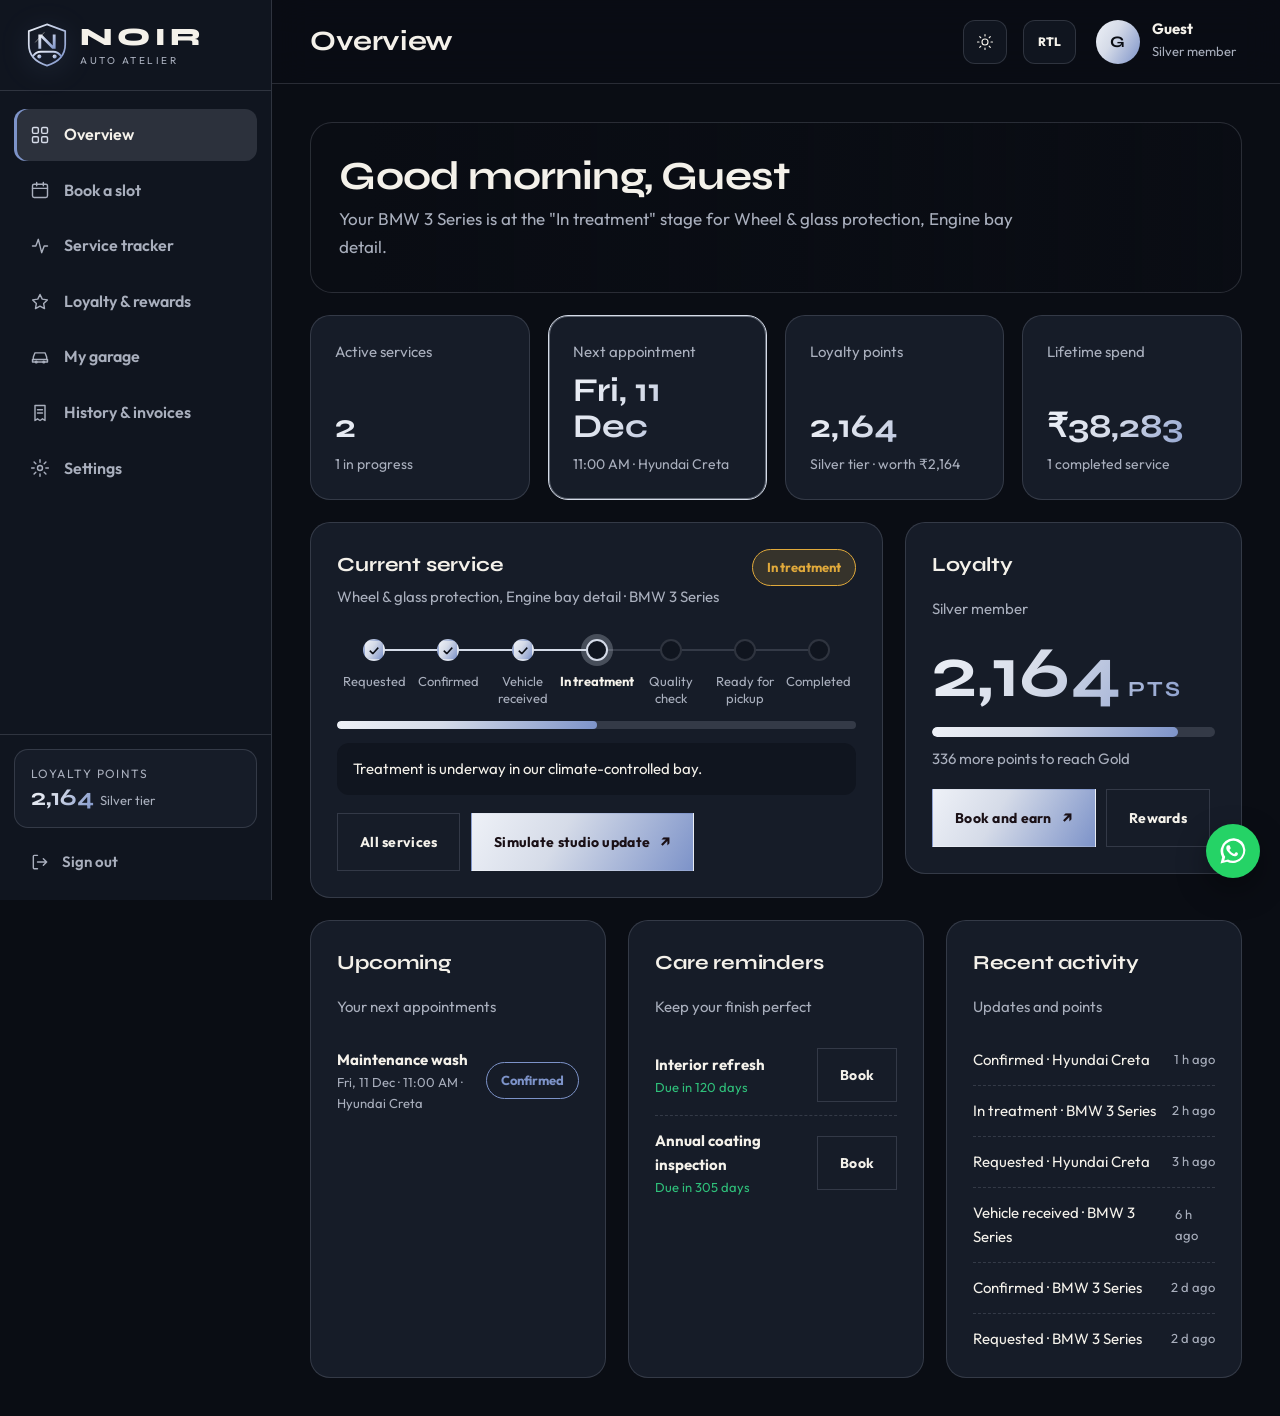
<file: dashboard.html>
<!DOCTYPE html>
<html lang="en" dir="ltr">

<head>
  <meta charset="UTF-8">
  <meta name="viewport" content="width=device-width, initial-scale=1.0">
  <meta name="theme-color" content="#0a0d14">
  <meta name="description" content="Book detailing slots, track your service and collect loyalty points at NOIR Auto Atelier.">
  <title>Dashboard — NOIR Auto Atelier</title>
  <link rel="icon" type="image/svg+xml" href="data:image/svg+xml,%3Csvg xmlns='http://www.w3.org/2000/svg' viewBox='0 0 64 64'%3E%3Cdefs%3E%3ClinearGradient id='g' x1='0' y1='0' x2='1' y2='1'%3E%3Cstop offset='0' stop-color='%23eef1f7'/%3E%3Cstop offset='1' stop-color='%237d93c9'/%3E%3C/linearGradient%3E%3C/defs%3E%3Crect width='64' height='64' rx='15' fill='%230a0d14'/%3E%3Crect x='3' y='3' width='58' height='58' rx='12' fill='none' stroke='url(%23g)' stroke-opacity='.45' stroke-width='1.5'/%3E%3Cpath d='M18 40V16h5.5L40 34V16h6v24h-5.5L24 22v18z' fill='url(%23g)'/%3E%3Cpath d='M9 50c3-5 7-7 12-7h22c5 0 9 2 12 7' fill='none' stroke='%237d93c9' stroke-width='3' stroke-linecap='round'/%3E%3Ccircle cx='21' cy='50' r='3' fill='%23d5dbe8'/%3E%3Ccircle cx='43' cy='50' r='3' fill='%23d5dbe8'/%3E%3C/svg%3E">
  <link rel="preconnect" href="https://fonts.googleapis.com">
  <link rel="preconnect" href="https://fonts.gstatic.com" crossorigin>
  <link href="https://fonts.googleapis.com/css2?family=Outfit:wght@300;400;500;600;700&family=Syne:wght@500;600;700;800&family=Instrument+Serif:ital@0;1&display=swap" rel="stylesheet">
  <link rel="stylesheet" href="style.css">
  <style>
    /* ===== Dashboard shell ===== */
    body.dash-app { font-size: 16px; line-height: 1.6; }
    .ic { width: 20px; height: 20px; fill: none; stroke: currentColor; stroke-width: 1.7; stroke-linecap: round; stroke-linejoin: round; flex: 0 0 auto; }
    .dx-shell { display: grid; grid-template-columns: 272px minmax(0, 1fr); min-height: 100vh; }

    /* Sidebar */
    .dx-side { position: sticky; top: 0; height: 100vh; display: flex; flex-direction: column; background: var(--bg-soft); border-inline-end: 1px solid var(--line); z-index: 70; transition: background-color .45s; }
    .dx-side .brand { padding: 22px 24px; border-bottom: 1px solid var(--line); }
    .dx-nav { flex: 1; overflow-y: auto; display: flex; flex-direction: column; gap: 4px; padding: 18px 14px; }
    .dx-nav button { display: flex; align-items: center; gap: 14px; width: 100%; padding: 13px 16px; border: 0; border-radius: 12px; background: transparent; color: var(--muted); font-weight: 600; font-size: 16px; text-align: start; cursor: pointer; transition: background .25s, color .25s; }
    .dx-nav button:hover { color: var(--text); background: var(--panel); }
    .dx-nav button.active { color: var(--text); background: color-mix(in srgb, var(--gold) 14%, transparent); box-shadow: inset 3px 0 0 var(--secondary); }
    html[dir="rtl"] .dx-nav button.active { box-shadow: inset -3px 0 0 var(--secondary); }
    .dx-nav button.active .ic { color: var(--gold); }
    .dx-side-foot { padding: 14px; border-top: 1px solid var(--line); display: grid; gap: 10px; }
    .dx-mini { display: block; width: 100%; padding: 14px 16px; border: 1px solid var(--line); border-radius: 14px; background: var(--panel); text-align: start; cursor: pointer; transition: border-color .25s; }
    .dx-mini:hover { border-color: var(--gold); }
    .dx-mini small { display: block; color: var(--muted); font-size: 12px; letter-spacing: .12em; text-transform: uppercase; }
    .dx-mini strong { font: 700 24px "Syne", sans-serif; background: var(--grad); -webkit-background-clip: text; background-clip: text; color: transparent; }
    .dx-mini span { font-size: 13px; color: var(--muted); margin-inline-start: 6px; }
    .dx-signout { display: flex; align-items: center; gap: 12px; padding: 12px 16px; border: 0; background: transparent; color: var(--muted); font-weight: 600; font-size: 15px; border-radius: 12px; cursor: pointer; }
    .dx-signout:hover { color: var(--text); background: var(--panel); }

    /* Top bar */
    .dx-main { min-width: 0; }
    .dx-top { position: sticky; top: 0; z-index: 40; height: 84px; display: flex; align-items: center; gap: 16px; padding: 0 clamp(20px, 3vw, 44px); background: var(--header); backdrop-filter: blur(18px); border-bottom: 1px solid var(--line); }
    .dx-top h1 { flex: 1; margin: 0; font-size: clamp(22px, 2.4vw, 28px); line-height: 1.2; letter-spacing: -.01em; font-weight: 700; }
    .dx-top .icon-btn { width: 44px; height: 44px; border: 1px solid var(--line); border-radius: 12px; background: var(--bg-soft); color: var(--text); transition: border-color .25s, color .25s; }
    .dx-top .icon-btn:hover { border-color: var(--gold); color: var(--gold); }
    .dx-top .rtl-toggle { width: auto; padding: 0 14px; font-size: 12px; font-weight: 800; }
    .dx-menu { display: none !important; }
    .dx-user { display: flex; align-items: center; gap: 12px; padding: 4px 6px 4px 4px; border: 0; background: transparent; cursor: pointer; text-align: start; color: var(--text); }
    .dx-avatar { width: 44px; height: 44px; border-radius: 50%; display: grid; place-items: center; background: var(--grad); color: #0a0d14; font: 700 16px "Syne", sans-serif; }
    body.light-theme .dx-avatar { color: #fff; }
    .dx-user b { display: block; font-size: 15px; line-height: 1.2; }
    .dx-user small { color: var(--muted); font-size: 13px; }

    .dx-content { padding: clamp(22px, 3vw, 44px); max-width: 1400px; }
    .dx-scrim { display: none; }

    /* Typography inside content */
    .dx-hello-img { padding: 30px 28px 6px; margin-bottom: 22px; border: 1px solid var(--line); border-radius: 22px; background: linear-gradient(90deg, var(--bg) 6%, color-mix(in srgb, var(--bg) 72%, transparent) 52%, color-mix(in srgb, var(--bg) 18%, transparent)), url("https://images.unsplash.com/photo-1555215695-3004980ad54e?auto=format&fit=crop&w=1800&q=90") center/cover no-repeat; }
    .dx-empty-img { background: linear-gradient(180deg, color-mix(in srgb, var(--panel) 80%, transparent), var(--panel) 92%), url("https://images.unsplash.com/photo-1625047509168-a7026f36de04?auto=format&fit=crop&w=1600&q=85") center/cover no-repeat; }
    .dx-hello h2 { font-size: clamp(28px, 3.2vw, 40px); margin: 0 0 6px; letter-spacing: -.02em; line-height: 1.15; font-weight: 700; }
    .dx-hello p { margin: 0 0 26px; color: var(--muted); font-size: 17px; max-width: 720px; }
    .dx-card { border: 1px solid var(--line); border-radius: 20px; background: var(--panel); padding: 26px; transition: background-color .45s, border-color .3s; }
    .dx-card h3 { font-size: 20px; margin: 0 0 4px; letter-spacing: -.01em; }
    .dx-sub { color: var(--muted); font-size: 15px; margin: 0 0 16px; }
    .dx-meta { color: var(--muted); font-size: 15px; margin: 4px 0 0; }
    .dx-id { margin: 0 0 4px; font-size: 12px; letter-spacing: .14em; color: var(--secondary); font-weight: 700; }
    .dx-stack { display: grid; gap: 22px; }

    /* Stats */
    .dx-stats { display: grid; grid-template-columns: repeat(4, 1fr); gap: 18px; margin-bottom: 22px; }
    .dx-stat { padding: 24px; border: 1px solid var(--line); border-radius: 20px; background: var(--panel); display: flex; flex-direction: column; gap: 8px; min-height: 150px; transition: transform .3s var(--ease), border-color .3s; }
    .dx-stat:hover { transform: translateY(-4px); border-color: var(--gold); }
    .dx-stat.hl { border-color: var(--gold); box-shadow: inset 0 0 0 1px color-mix(in srgb, var(--gold) 40%, transparent); }
    .dx-stat span { color: var(--muted); font-size: 15px; }
    .dx-stat strong { margin-top: auto; font: 700 clamp(28px, 2.6vw, 38px) "Syne", sans-serif; line-height: 1.1; background: var(--grad); -webkit-background-clip: text; background-clip: text; color: transparent; }
    .dx-stat small { color: var(--muted); font-size: 14px; }

    .dx-grid2 { display: grid; grid-template-columns: 1.7fr 1fr; gap: 22px; margin-bottom: 22px; align-items: start; }
    .dx-grid3 { display: grid; grid-template-columns: repeat(3, 1fr); gap: 22px; }

    /* Badges */
    .dx-badge { display: inline-block; padding: 7px 14px; border-radius: 999px; border: 1px solid var(--line); color: var(--muted); font-size: 13px; font-weight: 700; white-space: nowrap; }
    .dx-badge.ok { background: color-mix(in srgb, #2fbf7a 18%, transparent); border-color: #2fbf7a; color: #2fbf7a; }
    .dx-badge.warn { background: color-mix(in srgb, #e0a93b 16%, transparent); border-color: #e0a93b; color: #e0a93b; }
    .dx-badge.bad { background: color-mix(in srgb, #e66a6a 16%, transparent); border-color: #e66a6a; color: #e66a6a; }
    .dx-badge.info { border-color: var(--secondary); color: var(--secondary); }
    body.light-theme .dx-badge.ok { color: #12794a; }
    body.light-theme .dx-badge.warn { color: #8a5f00; }
    body.light-theme .dx-badge.bad { color: #b02a2a; }

    /* Tracker */
    .dx-track { list-style: none; padding: 0; margin: 26px 0 8px; display: grid; grid-template-columns: repeat(7, 1fr); }
    .dx-track li { position: relative; text-align: center; padding-top: 38px; font-size: 13px; line-height: 1.3; color: var(--muted); }
    .dx-track li i { position: absolute; top: 4px; left: 50%; width: 22px; height: 22px; margin-left: -11px; border-radius: 50%; border: 2px solid var(--line); background: var(--bg-soft); z-index: 1; display: grid; place-items: center; font-style: normal; font-size: 12px; font-weight: 700; color: #0a0d14; }
    .dx-track li:after { content: ""; position: absolute; top: 14px; left: -50%; width: 100%; height: 2px; background: var(--line); }
    .dx-track li:first-child:after { display: none; }
    .dx-track li.done i { background: var(--grad); border-color: transparent; }
    body.light-theme .dx-track li.done i { color: #fff; }
    .dx-track li.done:after, .dx-track li.now:after { background: var(--gold); }
    .dx-track li.now { color: var(--text); font-weight: 700; }
    .dx-track li.now i { border-color: var(--gold); box-shadow: 0 0 0 5px color-mix(in srgb, var(--gold) 26%, transparent); }
    html[dir="rtl"] .dx-track li:after { left: auto; right: -50%; }
    .dx-note { margin: 14px 0 0; padding: 14px 16px; border-radius: 12px; background: var(--bg-soft); color: var(--text); font-size: 15px; }
    .dx-pbar { height: 8px; border-radius: 99px; background: var(--line); overflow: hidden; margin: 14px 0 0; }
    .dx-pbar span { display: block; height: 100%; background: var(--grad); border-radius: 99px; transition: width .6s var(--ease); }

    /* Lists */
    .dx-list { list-style: none; margin: 0; padding: 0; }
    .dx-list li { display: flex; align-items: center; justify-content: space-between; gap: 12px; padding: 13px 0; border-bottom: 1px dashed var(--line); font-size: 15px; }
    .dx-list li:last-child { border: 0; padding-bottom: 0; }
    .dx-list small { display: block; color: var(--muted); font-size: 13px; }
    .dx-list .due-bad { color: #e66a6a; } .dx-list .due-warn { color: #e0a93b; } .dx-list .due-ok { color: #2fbf7a; }
    .dx-empty { text-align: center; padding: 36px 20px; }
    .dx-empty p { color: var(--muted); max-width: 460px; margin: 0 auto 20px; }
    .dx-actions { display: flex; flex-wrap: wrap; gap: 10px; margin-top: 18px; }
    .dx-actions .button { gap: 10px; }
    .dx-danger { color: #e66a6a !important; }
    .dx-danger:hover { border-color: #e66a6a !important; }

    /* Booking cards */
    .dx-bk { margin-bottom: 22px; }
    .dx-bk-head { display: flex; justify-content: space-between; align-items: flex-start; gap: 14px; flex-wrap: wrap; }
    .dx-foot-row { display: flex; justify-content: space-between; gap: 12px; flex-wrap: wrap; margin-top: 18px; padding-top: 14px; border-top: 1px dashed var(--line); font-size: 15px; color: var(--muted); }
    .dx-foot-row span:last-child { color: var(--gold); font-weight: 600; }
    .dx-hist { margin-top: 12px; font-size: 15px; }
    .dx-hist summary { cursor: pointer; color: var(--muted); font-weight: 600; }
    .dx-hist ul { list-style: none; margin: 10px 0 0; padding: 0; display: grid; gap: 8px; }
    .dx-hist li { display: flex; justify-content: space-between; gap: 12px; color: var(--muted); }
    .dx-hist li b { color: var(--text); font-weight: 600; }

    /* Forms inside dashboard */
    .dx-main input:not([type=checkbox]):not([type=radio]), .dx-main select, .dx-main textarea, .dx-modal-box input:not([type=checkbox]), .dx-modal-box select { width: 100%; margin: 0; min-height: 46px; padding: 10px 14px; border-radius: 12px; font-size: 15px; background: var(--bg-soft); border: 1px solid var(--line); color: var(--text); outline: none; }
    .dx-main textarea { min-height: 90px; resize: vertical; font: inherit; }
    .dx-main input:focus, .dx-main select:focus, .dx-main textarea:focus { border-color: var(--gold); }
    .dx-main input[type=checkbox], .dx-main input[type=radio] { width: auto; min-height: 0; margin: 0; accent-color: var(--gold); }
    .dx-lab { display: block; margin: 0 0 6px; font-size: 14px; font-weight: 600; color: var(--text); }
    .dx-fields { display: grid; grid-template-columns: 1fr 1fr; gap: 16px; }
    .dx-fields .full { grid-column: 1 / -1; }

    /* Booking flow */
    .dx-book { display: grid; grid-template-columns: minmax(0, 1.6fr) minmax(300px, 1fr); gap: 24px; align-items: start; }
    .dx-book-main { display: grid; gap: 22px; }
    .dx-step { display: inline-grid; place-items: center; width: 28px; height: 28px; margin-inline-end: 10px; border-radius: 50%; background: var(--grad); color: #0a0d14; font: 700 14px "Syne", sans-serif; }
    body.light-theme .dx-step { color: #fff; }
    .dx-card > h3 { margin-bottom: 16px; display: flex; align-items: center; }
    .dx-vehicles, .dx-svc-grid { display: grid; grid-template-columns: repeat(auto-fill, minmax(230px, 1fr)); gap: 12px; }
    .dx-choice { position: relative; display: block; margin: 0; cursor: pointer; }
    .dx-choice input { position: absolute; opacity: 0; width: 0; height: 0; }
    .dx-cbody { display: flex; justify-content: space-between; align-items: center; gap: 12px; height: 100%; padding: 16px 18px; border: 1px solid var(--line); border-radius: 14px; background: var(--bg-soft); transition: all .25s; }
    .dx-choice:hover .dx-cbody { border-color: var(--gold); }
    .dx-choice input:checked + .dx-cbody { border-color: var(--gold); box-shadow: inset 0 0 0 1px var(--gold); background: color-mix(in srgb, var(--gold) 10%, var(--bg-soft)); }
    .dx-choice input:focus-visible + .dx-cbody { outline: 2px solid var(--gold); outline-offset: 2px; }
    .dx-cbody b { display: block; font-size: 16px; color: var(--text); }
    .dx-cbody small { display: block; color: var(--muted); font-size: 13px; font-weight: 400; margin-top: 2px; }
    .dx-price { color: var(--gold); font-weight: 700; white-space: nowrap; }
    .dx-newveh { margin-top: 16px; }
    .dx-newveh[hidden] { display: none; }

    .dx-dates { display: flex; gap: 10px; overflow-x: auto; padding: 2px 2px 10px; }
    .dx-date { flex: 0 0 76px; display: flex; flex-direction: column; align-items: center; gap: 2px; padding: 12px 6px; border: 1px solid var(--line); border-radius: 14px; background: var(--bg-soft); color: var(--text); cursor: pointer; transition: all .25s; }
    .dx-date b { font: 700 22px "Syne", sans-serif; }
    .dx-date small { font-size: 12px; color: var(--muted); }
    .dx-date:hover:not(:disabled) { border-color: var(--gold); transform: translateY(-2px); }
    .dx-date.sel { background: var(--grad); border-color: transparent; color: #0a0d14; }
    .dx-date.sel small { color: inherit; opacity: .8; }
    body.light-theme .dx-date.sel { color: #fff; }
    .dx-date:disabled { opacity: .4; cursor: not-allowed; }
    .dx-hint { color: var(--muted); font-size: 15px; margin: 6px 0 12px; }
    .dx-slots { display: grid; grid-template-columns: repeat(auto-fill, minmax(140px, 1fr)); gap: 10px; }
    .dx-slot { display: flex; flex-direction: column; align-items: center; gap: 2px; padding: 14px 10px; border: 1px solid var(--line); border-radius: 14px; background: var(--bg-soft); color: var(--text); font-weight: 600; font-size: 15px; cursor: pointer; transition: all .25s; }
    .dx-slot small { font-weight: 400; font-size: 12px; color: var(--muted); }
    .dx-slot:hover:not(:disabled) { border-color: var(--gold); transform: translateY(-2px); }
    .dx-slot.sel { background: var(--grad); color: #0a0d14; border-color: transparent; }
    .dx-slot.sel small { color: inherit; opacity: .8; }
    body.light-theme .dx-slot.sel { color: #fff; }
    .dx-slot:disabled { opacity: .45; cursor: not-allowed; }
    .dx-check { display: flex; align-items: center; gap: 12px; margin: 18px 0 0; font-size: 15px; color: var(--text); cursor: pointer; }

    .dx-summary { position: sticky; top: 104px; }
    .dx-summary h3 { margin-bottom: 14px; }
    .dx-lines { list-style: none; margin: 0 0 14px; padding: 0; display: grid; gap: 10px; }
    .dx-lines li { display: flex; justify-content: space-between; gap: 12px; padding-bottom: 10px; border-bottom: 1px dashed var(--line); font-size: 15px; }
    .dx-lines li.empty { color: var(--muted); border: 0; }
    .dx-row { display: flex; justify-content: space-between; gap: 12px; margin: 0 0 10px; color: var(--muted); font-size: 15px; }
    .dx-total { display: flex; justify-content: space-between; align-items: baseline; margin: 16px 0 6px; }
    .dx-total strong { font: 700 clamp(30px, 3vw, 40px) "Syne", sans-serif; background: var(--grad); -webkit-background-clip: text; background-clip: text; color: transparent; }
    .dx-earn { color: var(--gold); font-size: 15px; margin: 0 0 14px; }
    .dx-slotline { font-weight: 600; margin: 12px 0 4px; }
    .dx-summary small { display: block; margin-top: 12px; color: var(--muted); font-size: 13px; }
    .dx-summary .button-full { justify-content: space-between; }

    /* Loyalty */
    .dx-points { font: 700 clamp(46px, 6vw, 72px)/1 "Syne", sans-serif; background: var(--grad); -webkit-background-clip: text; background-clip: text; color: transparent; margin: 8px 0 6px; }
    .dx-points small { font-size: .3em; letter-spacing: .1em; }
    .dx-meter { height: 10px; border-radius: 99px; background: var(--line); overflow: hidden; margin: 18px 0 10px; }
    .dx-meter span { display: block; height: 100%; background: var(--grad); border-radius: 99px; transition: width .6s var(--ease); }
    .dx-tiers { display: grid; grid-template-columns: repeat(3, 1fr); gap: 18px; margin: 22px 0; }
    .dx-tier.current { border-color: var(--gold); box-shadow: inset 0 0 0 1px var(--gold); }
    .dx-tier ul { margin: 12px 0 0; padding: 0; list-style: none; display: grid; gap: 8px; font-size: 15px; }
    .dx-tier li:before { content: "✓ "; color: var(--secondary); font-weight: 700; }
    .dx-rewards { display: grid; grid-template-columns: repeat(auto-fill, minmax(240px, 1fr)); gap: 16px; margin-top: 16px; }
    .dx-reward { display: flex; flex-direction: column; gap: 8px; padding: 20px; border: 1px solid var(--line); border-radius: 16px; background: var(--bg-soft); }
    .dx-reward p { margin: 0; color: var(--muted); font-size: 14px; flex: 1; }
    .dx-reward b { font: 700 22px "Syne", sans-serif; color: var(--gold); }
    .dx-voucher { display: flex; justify-content: space-between; align-items: center; gap: 12px; flex-wrap: wrap; padding: 14px 16px; border: 1px dashed var(--gold); border-radius: 14px; margin-top: 12px; }
    .dx-voucher code { font: 700 16px "Syne", sans-serif; letter-spacing: .08em; color: var(--gold); }
    .dx-voucher.used { opacity: .5; border-color: var(--line); }
    .dx-ledger { list-style: none; margin: 12px 0 0; padding: 0; }
    .dx-ledger li { display: flex; justify-content: space-between; gap: 16px; padding: 13px 0; border-bottom: 1px dashed var(--line); }
    .dx-ledger li:last-child { border: 0; }
    .dx-ledger small { display: block; color: var(--muted); font-size: 13px; }
    .dx-ledger b { font-size: 18px; white-space: nowrap; }
    .dx-ledger .pos { color: #2fbf7a; } .dx-ledger .neg { color: #e66a6a; }
    .dx-ref { display: flex; gap: 10px; flex-wrap: wrap; align-items: center; margin-top: 12px; }
    .dx-ref code { padding: 12px 16px; border: 1px dashed var(--gold); border-radius: 12px; font: 700 18px "Syne", sans-serif; letter-spacing: .1em; color: var(--gold); }

    /* Garage / history / settings */
    .dx-cars { display: grid; grid-template-columns: repeat(auto-fill, minmax(300px, 1fr)); gap: 18px; margin-bottom: 22px; }
    .dx-car h3 { display: flex; justify-content: space-between; gap: 10px; align-items: center; }
    .dx-car dl { margin: 12px 0 0; display: grid; grid-template-columns: auto 1fr; gap: 6px 14px; font-size: 15px; }
    .dx-car dt { color: var(--muted); } .dx-car dd { margin: 0; text-align: end; }
    .dx-tablewrap { overflow-x: auto; }
    .dx-table { width: 100%; border-collapse: collapse; min-width: 720px; font-size: 15px; }
    .dx-table th, .dx-table td { padding: 15px 14px; text-align: start; border-bottom: 1px solid var(--line); }
    .dx-table th { font-size: 12px; letter-spacing: .12em; text-transform: uppercase; color: var(--muted); }
    .dx-table tr:last-child td { border-bottom: 0; }
    .dx-toggle { display: flex; align-items: center; justify-content: space-between; gap: 16px; padding: 14px 0; border-bottom: 1px dashed var(--line); cursor: pointer; margin: 0; color: var(--text); font-size: 16px; }
    .dx-toggle:last-of-type { border: 0; }
    .dx-toggle small { display: block; color: var(--muted); font-size: 13px; }
    .dx-switch { appearance: none; -webkit-appearance: none; width: 46px !important; height: 26px; min-height: 0 !important; border-radius: 99px; background: var(--line); position: relative; cursor: pointer; flex: 0 0 46px; transition: background .25s; }
    .dx-switch:after { content: ""; position: absolute; top: 3px; inset-inline-start: 3px; width: 20px; height: 20px; border-radius: 50%; background: #fff; transition: transform .25s; }
    .dx-switch:checked { background: var(--gold); }
    .dx-switch:checked:after { transform: translateX(20px); }
    html[dir="rtl"] .dx-switch:checked:after { transform: translateX(-20px); }

    /* Modal */
    .dx-modal { position: fixed; inset: 0; z-index: 200; display: grid; place-items: center; padding: 20px; background: rgba(5, 6, 10, .72); backdrop-filter: blur(8px); overflow-y: auto; }
    .dx-modal[hidden] { display: none; }
    .dx-modal-box { position: relative; width: min(100%, 640px); max-height: calc(100vh - 40px); overflow-y: auto; padding: 32px; border: 1px solid var(--line); border-radius: 22px; background: var(--panel); color: var(--text); box-shadow: 0 30px 100px rgba(0, 0, 0, .5); }
    .dx-modal-box h3 { font-size: 24px; margin: 0 0 6px; }
    .dx-x { position: absolute; top: 12px; inset-inline-end: 16px; border: 0; background: none; font-size: 30px; color: var(--muted); cursor: pointer; }
    .dx-inv-lines { list-style: none; margin: 18px 0; padding: 0; display: grid; gap: 10px; }
    .dx-inv-lines li { display: flex; justify-content: space-between; gap: 12px; padding-bottom: 10px; border-bottom: 1px dashed var(--line); }

    /* Responsive */
    @media (max-width: 1200px) { .dx-stats { grid-template-columns: 1fr 1fr; } .dx-grid3 { grid-template-columns: 1fr 1fr; } }
    @media (max-width: 1000px) {
      .dx-grid2, .dx-book { grid-template-columns: 1fr; }
      .dx-summary { position: static; }
      .dx-tiers { grid-template-columns: 1fr; }
    }
    @media (max-width: 960px) {
      .dx-shell { grid-template-columns: 1fr; }
      .dx-side { position: fixed; inset-block: 0; inset-inline-start: 0; width: 290px; transform: translateX(-100%); transition: transform .35s var(--ease); box-shadow: 0 0 60px rgba(0, 0, 0, .5); }
      html[dir="rtl"] .dx-side { transform: translateX(100%); }
      body.nav-open .dx-side { transform: none; }
      body.nav-open .dx-scrim { display: block; position: fixed; inset: 0; z-index: 60; background: rgba(5, 6, 10, .6); }
      .dx-menu { display: inline-grid !important; }
    }
    @media (max-width: 700px) {
      .dx-top { height: 72px; gap: 10px; }
      .dx-user div { display: none; }
      .dx-top .rtl-toggle { display: none; }
      .dx-grid3 { grid-template-columns: 1fr; }
      .dx-fields { grid-template-columns: 1fr; }
      .dx-track { grid-template-columns: 1fr; gap: 14px; margin-top: 18px; }
      .dx-track li { text-align: start; padding: 0 0 0 40px; font-size: 14px; }
      .dx-track li i { left: 0; top: 0; margin: 0; }
      .dx-track li:after { left: 10px; top: -16px; width: 2px; height: 14px; }
      html[dir="rtl"] .dx-track li { padding: 0 40px 0 0; }
      html[dir="rtl"] .dx-track li i { left: auto; right: 0; }
      html[dir="rtl"] .dx-track li:after { left: auto; right: 10px; }
      .dx-card { padding: 20px; }
    }
    @media (max-width: 520px) { .dx-stats { grid-template-columns: 1fr; } .dx-stat { min-height: 0; } }

    @media print {
      body.dash-app > *:not(#modal) { display: none !important; }
      #modal { position: static; background: none; padding: 0; backdrop-filter: none; }
      .dx-modal-box { box-shadow: none; border: 0; max-height: none; color: #000; background: #fff; }
      .dx-x, .no-print { display: none !important; }
    }
  </style>
  <script defer src="script.js"></script>
</head>

<body class="dash-app">
  <svg width="0" height="0" style="position:absolute" aria-hidden="true">
    <symbol id="i-grid" viewBox="0 0 24 24"><rect x="3" y="3" width="7" height="7" rx="1.5"/><rect x="14" y="3" width="7" height="7" rx="1.5"/><rect x="3" y="14" width="7" height="7" rx="1.5"/><rect x="14" y="14" width="7" height="7" rx="1.5"/></symbol>
    <symbol id="i-cal" viewBox="0 0 24 24"><rect x="3" y="5" width="18" height="16" rx="2"/><path d="M3 10h18M8 3v4M16 3v4"/></symbol>
    <symbol id="i-pulse" viewBox="0 0 24 24"><path d="M3 12h4l3-8 4 16 3-8h4"/></symbol>
    <symbol id="i-star" viewBox="0 0 24 24"><path d="m12 3 2.7 5.6 6.1.9-4.4 4.3 1 6.1L12 17l-5.4 2.9 1-6.1L3.2 9.5l6.1-.9z"/></symbol>
    <symbol id="i-car" viewBox="0 0 24 24"><path d="M4 15v-3l2-5h12l2 5v3"/><path d="M3 15h18v3H3z"/><circle cx="7.5" cy="18" r="1"/><circle cx="16.5" cy="18" r="1"/></symbol>
    <symbol id="i-receipt" viewBox="0 0 24 24"><path d="M6 3h12v18l-3-2-3 2-3-2-3 2z"/><path d="M9 8h6M9 12h6"/></symbol>
    <symbol id="i-gear" viewBox="0 0 24 24"><circle cx="12" cy="12" r="3"/><path d="M12 2v3M12 19v3M2 12h3M19 12h3M4.9 4.9l2.1 2.1M17 17l2.1 2.1M4.9 19.1 7 17M17 7l2.1-2.1"/></symbol>
    <symbol id="i-out" viewBox="0 0 24 24"><path d="M9 4H5a1 1 0 0 0-1 1v14a1 1 0 0 0 1 1h4M16 8l4 4-4 4M20 12H9"/></symbol>
    <symbol id="i-menu" viewBox="0 0 24 24"><path d="M4 7h16M4 12h16M4 17h16"/></symbol>
  </svg>

  <div class="dx-shell">
    <aside class="dx-side" id="side">
      <a class="brand" href="index.html" aria-label="NOIR Auto Atelier home">
        <span class="brand-mark"><svg viewBox="0 0 48 48" role="img" aria-label="NOIR Auto Atelier emblem"><defs><linearGradient id="nlg" x1="0" y1="0" x2="1" y2="1"><stop offset="0" stop-color="var(--gold-light)"/><stop offset="1" stop-color="var(--secondary)"/></linearGradient></defs><path d="M24 2.5 43 9.5v14c0 11-7.5 18.5-19 22-11.5-3.5-19-11-19-22v-14z" fill="none" stroke="url(#nlg)" stroke-width="1.8"/><path d="M15 28V13h3.6L30 24.5V13h3v15h-3.6L18 16.5V28z" fill="url(#nlg)"/><path d="M9.5 35.5c2-3.2 4.6-4.5 8-4.5h13c3.4 0 6 1.3 8 4.5" fill="none" stroke="url(#nlg)" stroke-width="2" stroke-linecap="round"/><circle cx="16" cy="36" r="2.1" fill="url(#nlg)"/><circle cx="32" cy="36" r="2.1" fill="url(#nlg)"/><path d="M12 21 21 11" stroke="currentColor" stroke-width="1" stroke-linecap="round" opacity=".5"/></svg></span>
        <span class="brand-copy"><strong>NOIR</strong><small>AUTO ATELIER</small></span>
      </a>
      <nav class="dx-nav" aria-label="Dashboard">
        <button type="button" data-view="overview"><svg class="ic"><use href="#i-grid"/></svg>Overview</button>
        <button type="button" data-view="book"><svg class="ic"><use href="#i-cal"/></svg>Book a slot</button>
        <button type="button" data-view="services"><svg class="ic"><use href="#i-pulse"/></svg>Service tracker</button>
        <button type="button" data-view="loyalty"><svg class="ic"><use href="#i-star"/></svg>Loyalty &amp; rewards</button>
        <button type="button" data-view="garage"><svg class="ic"><use href="#i-car"/></svg>My garage</button>
        <button type="button" data-view="history"><svg class="ic"><use href="#i-receipt"/></svg>History &amp; invoices</button>
        <button type="button" data-view="settings"><svg class="ic"><use href="#i-gear"/></svg>Settings</button>
      </nav>
      <div class="dx-side-foot">
        <button type="button" class="dx-mini" data-view="loyalty"><small>Loyalty points</small><strong id="miniPts">0</strong><span id="miniTier"></span></button>
        <button type="button" class="dx-signout" data-act="signout"><svg class="ic"><use href="#i-out"/></svg>Sign out</button>
      </div>
    </aside>
    <div class="dx-scrim" id="scrim"></div>

    <div class="dx-main">
      <header class="dx-top">
        <button class="icon-btn dx-menu" type="button" data-act="menu" aria-label="Open menu"><svg class="ic"><use href="#i-menu"/></svg></button>
        <h1 id="viewTitle">Overview</h1>
        <button class="icon-btn theme-toggle" type="button" aria-label="Switch to light mode" title="Switch to light mode"><svg class="icon-sun" viewBox="0 0 24 24" aria-hidden="true"><circle cx="12" cy="12" r="4"/><path d="M12 2v2m0 16v2M4.93 4.93l1.42 1.42m11.3 11.3 1.42 1.42M2 12h2m16 0h2M4.93 19.07l1.42-1.42m11.3-11.3 1.42-1.42"/></svg><svg class="icon-moon" viewBox="0 0 24 24" aria-hidden="true"><path d="M21 12.8A9 9 0 1 1 11.2 3a7 7 0 0 0 9.8 9.8z"/></svg></button>
        <button class="icon-btn rtl-toggle" type="button" aria-label="Switch to right-to-left layout" title="Toggle text direction">RTL</button>
        <button class="dx-user" type="button" data-view="settings" aria-label="Open settings"><span class="dx-avatar" id="uAvatar">N</span><div><b id="uName">Guest</b><small id="uTier">Silver member</small></div></button>
      </header>
      <main class="dx-content" id="view"></main>
    </div>
  </div>

  <div class="dx-modal" id="modal" hidden><div class="dx-modal-box" role="dialog" aria-modal="true"><button class="dx-x" type="button" data-act="close" aria-label="Close">×</button><div id="modalBody"></div></div></div>
  <div class="toast" id="toast" role="status" aria-live="polite"></div>

  <script>
  (function () {
    "use strict";
    var $ = function (s, r) { return (r || document).querySelector(s); };
    var $$ = function (s, r) { return Array.prototype.slice.call((r || document).querySelectorAll(s)); };

    /* ---------- helpers ---------- */
    var KEY = "noir-dash-v1";
    var store = {
      get: function (k) { try { return localStorage.getItem(k); } catch (e) { return null; } },
      set: function (k, v) { try { localStorage.setItem(k, v); } catch (e) {} },
      del: function (k) { try { localStorage.removeItem(k); } catch (e) {} }
    };
    function esc(s) { return String(s == null ? "" : s).replace(/[&<>"']/g, function (c) { return { "&": "&amp;", "<": "&lt;", ">": "&gt;", '"': "&quot;", "'": "&#39;" }[c]; }); }
    function money(n) { return "₹" + Math.round(n).toLocaleString("en-IN"); }
    function num(n) { return Math.round(n).toLocaleString("en-IN"); }
    function uid(p) { return p + Math.random().toString(36).slice(2, 7).toUpperCase(); }
    function toast(msg) {
      var t = $("#toast"); if (!t) return;
      t.textContent = msg; t.classList.add("show");
      clearTimeout(toast._t); toast._t = setTimeout(function () { t.classList.remove("show"); }, 3000);
    }

    var pad = function (n) { return String(n).padStart(2, "0"); };
    var iso = function (d) { return d.getFullYear() + "-" + pad(d.getMonth() + 1) + "-" + pad(d.getDate()); };
    var parse = function (s) { return new Date(s + "T00:00:00"); };
    var todayISO = function () { return iso(new Date()); };
    var addDays = function (s, n) { var d = parse(s); d.setDate(d.getDate() + n); return iso(d); };
    var diffDays = function (a, b) { return Math.round((parse(a) - parse(b)) / 864e5); };
    var fmtDate = function (s) { return parse(s).toLocaleDateString("en-IN", { weekday: "short", day: "numeric", month: "short" }); };
    var fmtLong = function (s) { return parse(s).toLocaleDateString("en-IN", { day: "numeric", month: "short", year: "numeric" }); };
    var fmtTs = function (t) { return new Date(t).toLocaleString("en-IN", { day: "numeric", month: "short", hour: "numeric", minute: "2-digit" }); };
    var isSunday = function (s) { return parse(s).getDay() === 0; };
    function slotHour(t) { var m = t.match(/(\d+):(\d+) (AM|PM)/); var h = (+m[1]) % 12; if (m[3] === "PM") h += 12; return h; }
    function ago(t) {
      var m = Math.round((Date.now() - t) / 6e4);
      if (m < 1) return "just now"; if (m < 60) return m + " min ago";
      var h = Math.round(m / 60); if (h < 24) return h + " h ago";
      return Math.round(h / 24) + " d ago";
    }
    function nextOpenDate(from) { var d = from; while (isSunday(d)) d = addDays(d, 1); return d; }

    /* ---------- catalogue ---------- */
    var SERVICES = [
      { id: "ceramic", name: "Ceramic coating", price: 24999, days: 3, note: "Up to 5-year protection" },
      { id: "correction", name: "Paint correction", price: 8499, days: 2, note: "Removes swirls and haze" },
      { id: "interior", name: "Interior atelier", price: 5999, days: 1, note: "Deep clean and condition" },
      { id: "full", name: "Full detail package", price: 32999, days: 5, note: "Correction + coating + interior" },
      { id: "ppf", name: "Paint protection film", price: 39999, days: 3, note: "Self-healing, up to 8 years" },
      { id: "tint", name: "Ceramic window tint", price: 12999, days: 1, note: "Up to 70% heat rejection" },
      { id: "wheel", name: "Wheel & glass protection", price: 3499, days: 1, note: "Repels water and brake dust" },
      { id: "engine", name: "Engine bay detail", price: 2499, days: 1, note: "Safe clean and dress" },
      { id: "wash", name: "Maintenance wash", price: 1499, days: 1, note: "Foam wash, dry and dressing" }
    ];
    var SIZES = { "Hatchback": 1, "Sedan": 1.15, "SUV": 1.3, "Luxury / sports": 1.5 };
    var STAGES = ["Requested", "Confirmed", "Vehicle received", "In treatment", "Quality check", "Ready for pickup", "Completed"];
    var NOTES = [
      "Request received. The studio will confirm your slot shortly.",
      "Slot confirmed. Bring your car on the day, or we will collect it if you chose pickup.",
      "Your vehicle has arrived and has been inspected.",
      "Treatment is underway in our climate-controlled bay.",
      "Final inspection under swirl-finder lighting.",
      "All done. Your car is ready for pickup.",
      "Completed. Thank you, your points have been added."
    ];
    var SLOTS = ["09:00 AM", "11:00 AM", "01:00 PM", "03:00 PM", "05:00 PM"];
    var PICKUP_FEE = 799;
    var TIERS = [
      { name: "Silver", min: 0, mult: 1, perks: ["5 points per ₹100 spent", "Free first maintenance wash with a full package", "Progress updates at every stage"] },
      { name: "Gold", min: 2500, mult: 1.25, perks: ["1.25× points on every booking", "Priority slot scheduling", "Complimentary tyre dressing"] },
      { name: "Platinum", min: 6000, mult: 1.5, perks: ["1.5× points on every booking", "Free doorstep pickup and drop", "Annual coating inspection included"] }
    ];
    var REWARDS = [
      { id: "r1", name: "Tyre dressing & fragrance", cost: 300, desc: "Added to any visit." },
      { id: "r2", name: "Free maintenance wash", cost: 600, desc: "Foam wash, dry and dressing." },
      { id: "r3", name: "₹1,000 service credit", cost: 1000, desc: "Applied to your next invoice at the studio." },
      { id: "r4", name: "Wheel & glass protection", cost: 1800, desc: "Full wheel and glass coating, on us." }
    ];

    /* ---------- user + state ---------- */
    function readUser() {
      var raw = store.get("noir-user"); if (!raw) return { name: "Guest", email: "guest@noiratelier.example" };
      var u; try { u = JSON.parse(raw); } catch (e) { u = null; }
      if (!u || typeof u !== "object") u = { email: String(raw) };
      if (!u.email) u.email = "guest@noiratelier.example";
      if (!u.name) {
        var l = u.email.split("@")[0].replace(/[._-]+/g, " ").trim();
        u.name = l.replace(/\b\w/g, function (c) { return c.toUpperCase(); }) || "Guest";
      }
      return u;
    }

    var S;
    function save() { store.set(KEY, JSON.stringify(S)); }
    function balance() { return S.ledger.reduce(function (a, l) { return a + l.pts; }, 0); }
    function lifetime() { return S.ledger.reduce(function (a, l) { return a + ((l.type === "earn" || l.type === "bonus") ? l.pts : 0); }, 0); }
    function tier() { var t = TIERS[0]; TIERS.forEach(function (x) { if (lifetime() >= x.min) t = x; }); return t; }
    function nextTier() { var t = tier(); return TIERS[TIERS.indexOf(t) + 1] || null; }
    function names(b) { return b.items.map(function (i) { return i.name; }).join(", "); }

    function quote(ids, size, pickup, usePts) {
      var mult = SIZES[size] || 1;
      var items = ids.map(function (id) { return SERVICES.filter(function (s) { return s.id === id; })[0]; }).filter(Boolean)
        .map(function (s) { return { id: s.id, name: s.name, price: Math.round(s.price * mult), days: s.days }; });
      var subtotal = items.reduce(function (a, i) { return a + i.price; }, 0);
      var rate = items.length >= 3 ? 0.1 : items.length === 2 ? 0.05 : 0;
      var discount = Math.round(subtotal * rate);
      var t = tier();
      var pickupFee = (pickup && t.name !== "Platinum") ? PICKUP_FEE : 0;
      var total = subtotal - discount + pickupFee;
      var maxRedeem = Math.max(0, Math.min(balance(), Math.floor((subtotal - discount) * 0.3)));
      var redeem = usePts ? maxRedeem : 0;
      total -= redeem;
      return { items: items, subtotal: subtotal, rate: rate, discount: discount, pickupFee: pickupFee, maxRedeem: maxRedeem, redeem: redeem, total: total, earn: Math.floor(total * 0.05 * t.mult), days: items.reduce(function (a, i) { return a + i.days; }, 0) };
    }

    function makeBooking(v, q, date, time, o) {
      o = o || {};
      var created = o.created || Date.now();
      return { id: uid("NA-"), vehicleId: v.id, vehicle: v.name, size: v.size, items: q.items, subtotal: q.subtotal, discount: q.discount, pickupFee: q.pickupFee, redeemed: q.redeem, total: q.total, earn: q.earn, pickup: !!o.pickup, date: date, time: time, notes: o.notes || "", stage: 0, cancelled: false, awarded: false, created: created, history: [{ stage: 0, t: created }] };
    }

    function seed(u) {
      var now = Date.now(), day = 864e5, today = todayISO();
      S = { user: { name: u.name, email: u.email, phone: u.phone || "" }, vehicles: [], bookings: [], ledger: [], vouchers: [], prefs: { sms: true, email: true, whatsapp: false, promos: false } };
      var v1 = { id: "V-CRETA", name: "Hyundai Creta", plate: "TN 22 AB 4821", size: "SUV", def: true };
      var v2 = { id: "V-BMW3", name: "BMW 3 Series", plate: "TN 09 CK 1107", size: "Sedan", def: false };
      S.vehicles.push(v1, v2);
      S.ledger.push({ id: uid("L"), t: now - 70 * day, label: "Welcome bonus", pts: 250, type: "bonus" });

      var d1 = nextOpenDate(addDays(today, -60));
      var b1 = makeBooking(v1, quote(["ceramic", "interior"], v1.size, false, false), d1, "11:00 AM", { created: now - 66 * day });
      b1.stage = 6; b1.awarded = true;
      b1.history = [0, 1, 2, 3, 4, 5, 6].map(function (s, i) { return { stage: s, t: now - (66 - i) * day }; });
      S.bookings.push(b1);
      S.ledger.push({ id: uid("L"), t: now - 60 * day, label: "Completed · " + names(b1), pts: b1.earn, type: "earn" });

      var b2 = makeBooking(v2, quote(["wheel", "engine"], v2.size, false, false), today, "09:00 AM", { created: now - 2 * day });
      b2.stage = 3;
      b2.history = [{ stage: 0, t: now - 2 * day }, { stage: 1, t: now - 1.6 * day }, { stage: 2, t: now - 6 * 36e5 }, { stage: 3, t: now - 2 * 36e5 }];
      S.bookings.push(b2);

      var b3 = makeBooking(v1, quote(["wash"], v1.size, false, false), nextOpenDate(addDays(today, 6)), "11:00 AM", { created: now - 3 * 36e5 });
      b3.stage = 1; b3.history = [{ stage: 0, t: now - 3 * 36e5 }, { stage: 1, t: now - 36e5 }];
      S.bookings.push(b3);
      save();
    }

    function load(u) {
      var raw = store.get(KEY), d = null;
      try { d = raw ? JSON.parse(raw) : null; } catch (e) { d = null; }
      if (d && d.user && d.user.email === u.email && Array.isArray(d.bookings)) {
        S = d;
        if (u.name && u.name !== d.user.name && !d.user.name) d.user.name = u.name;
      } else seed(u);
    }

    /* ---------- derived ---------- */
    function activeB() { return S.bookings.filter(function (b) { return !b.cancelled && b.stage < 6; }); }
    function upcomingB() {
      return S.bookings.filter(function (b) { return !b.cancelled && b.stage <= 1 && b.date >= todayISO(); })
        .sort(function (a, b) { return a.date.localeCompare(b.date) || slotHour(a.time) - slotHour(b.time); });
    }
    function currentB() {
      return activeB().sort(function (a, b) { return b.stage - a.stage || a.date.localeCompare(b.date); })[0] || null;
    }
    function doneB() { return S.bookings.filter(function (b) { return !b.cancelled && b.stage === 6; }); }
    function spend() { return doneB().reduce(function (a, b) { return a + b.total; }, 0); }

    /* ---------- slots ---------- */
    function hash(s) { var h = 0; for (var i = 0; i < s.length; i++) h = (h * 31 + s.charCodeAt(i)) >>> 0; return h; }
    function slotStatus(d, t, ignore) {
      if (isSunday(d)) return "closed";
      if (S.bookings.some(function (b) { return !b.cancelled && b.id !== ignore && b.date === d && b.time === t; })) return "yours";
      if (d === todayISO() && slotHour(t) <= new Date().getHours()) return "past";
      if (hash(d + t) % 4 === 0) return "full";
      return "open";
    }
    var SLOT_LABEL = { open: "Available", full: "Fully booked", past: "Passed", yours: "Your booking", closed: "Closed" };

    function pickerShell(name) { return '<div class="dx-picker" data-picker="' + name + '"><div class="dx-dates"></div><p class="dx-hint"></p><div class="dx-slots"></div></div>'; }
    function pickerRender(ctx, root) {
      var dates = $(".dx-dates", root), slots = $(".dx-slots", root), hint = $(".dx-hint", root);
      var t = todayISO(), h = "";
      for (var i = 0; i < 21; i++) {
        var d = addDays(t, i), dd = parse(d), closed = isSunday(d);
        h += '<button type="button" class="dx-date' + (ctx.date === d ? " sel" : "") + '" data-date="' + d + '"' + (closed ? " disabled" : "") + '><small>' + dd.toLocaleDateString("en-IN", { weekday: "short" }) + '</small><b>' + dd.getDate() + '</b><small>' + (closed ? "Closed" : dd.toLocaleDateString("en-IN", { month: "short" })) + '</small></button>';
      }
      dates.innerHTML = h;
      if (!ctx.date) { slots.innerHTML = ""; hint.textContent = "Pick a date to see available slots."; return; }
      hint.textContent = "Slots for " + fmtDate(ctx.date) + " · studio hours 9 AM – 7 PM";
      slots.innerHTML = SLOTS.map(function (tm) {
        var st = slotStatus(ctx.date, tm, ctx.ignore);
        return '<button type="button" class="dx-slot' + (ctx.time === tm ? " sel" : "") + '" data-time="' + tm + '"' + (st === "open" ? "" : " disabled") + '>' + tm + '<small>' + SLOT_LABEL[st] + '</small></button>';
      }).join("");
    }

    /* ---------- booking draft ---------- */
    var D, R;
    function newDraft() {
      var dv = S.vehicles.filter(function (v) { return v.def; })[0] || S.vehicles[0];
      return { vehicleId: dv ? dv.id : "new", nvName: "", nvPlate: "", nvSize: "Sedan", services: [], date: "", time: "", pickup: false, notes: "", usePts: false };
    }
    function draftSize() {
      if (D.vehicleId === "new") return D.nvSize;
      var v = S.vehicles.filter(function (x) { return x.id === D.vehicleId; })[0];
      return v ? v.size : "Sedan";
    }
    function draftVehName() {
      if (D.vehicleId === "new") return D.nvName.trim() || "New vehicle";
      var v = S.vehicles.filter(function (x) { return x.id === D.vehicleId; })[0];
      return v ? v.name : "";
    }

    function svcGridHTML() {
      var m = SIZES[draftSize()] || 1;
      return SERVICES.map(function (s) {
        return '<label class="dx-choice"><input type="checkbox" data-svc="' + s.id + '"' + (D.services.indexOf(s.id) > -1 ? " checked" : "") + '><span class="dx-cbody"><span><b>' + esc(s.name) + '</b><small>' + esc(s.note) + ' · ' + s.days + (s.days > 1 ? " days" : " day") + '</small></span><span class="dx-price">' + money(s.price * m) + '</span></span></label>';
      }).join("");
    }

    function updateSummary() {
      var box = $("#sumBox"); if (!box) return;
      var q = quote(D.services, draftSize(), D.pickup, D.usePts);
      var lines = q.items.length ? q.items.map(function (i) { return "<li><span>" + esc(i.name) + "</span><b>" + money(i.price) + "</b></li>"; }).join("") : '<li class="empty">Select at least one treatment</li>';
      var slot = D.date && D.time ? fmtDate(D.date) + " · " + D.time : "Choose a date and time";
      box.innerHTML = '<h3>Booking summary</h3><p class="dx-meta" style="margin:0 0 14px">' + esc(draftVehName()) + ' · ' + esc(draftSize()) + '</p><ul class="dx-lines">' + lines + '</ul>' +
        '<div class="dx-row"><span>Bundle discount</span><b>' + (q.rate ? "− " + money(q.discount) + " (" + q.rate * 100 + "%)" : "—") + '</b></div>' +
        '<div class="dx-row"><span>Doorstep pickup</span><b>' + (D.pickup ? (q.pickupFee ? money(q.pickupFee) : "Free") : "—") + '</b></div>' +
        '<label class="dx-check" style="margin:6px 0 10px"><input type="checkbox" data-usepts' + (D.usePts ? " checked" : "") + (q.maxRedeem || D.usePts ? "" : " disabled") + '><span>' + (q.maxRedeem || D.usePts ? "Use " + num(q.maxRedeem) + " points (− " + money(q.maxRedeem) + ")" : "No points to redeem yet") + '</span></label>' +
        '<div class="dx-total"><span>Estimated total</span><strong>' + money(q.total) + '</strong></div>' +
        (q.items.length ? '<p class="dx-meta" style="margin:0">Estimated time: up to ' + q.days + (q.days > 1 ? " days" : " day") + '</p>' : "") +
        '<p class="dx-slotline">' + esc(slot) + '</p><p class="dx-earn">You will earn about ' + num(q.earn) + ' points</p>' +
        '<button class="button button-gold button-full" type="button" data-act="confirm-book">Confirm booking <span>↗</span></button><small>Final price is confirmed after inspection. The studio confirms your slot shortly.</small>';
    }

    function confirmBook() {
      var v;
      if (D.vehicleId === "new") {
        if (!D.nvName.trim()) return toast("Enter your vehicle make and model");
        v = { id: uid("V-"), name: D.nvName.trim(), plate: D.nvPlate.trim().toUpperCase(), size: D.nvSize, def: S.vehicles.length === 0 };
      } else v = S.vehicles.filter(function (x) { return x.id === D.vehicleId; })[0];
      if (!v) return toast("Choose a vehicle");
      if (!D.services.length) return toast("Select at least one treatment");
      if (!D.date) return toast("Pick a date");
      if (!D.time) return toast("Pick a time slot");
      if (slotStatus(D.date, D.time) !== "open") { toast("That slot was just taken. Please pick another."); return; }
      var q = quote(D.services, v.size, D.pickup, D.usePts);
      if (D.vehicleId === "new") S.vehicles.push(v);
      var b = makeBooking(v, q, D.date, D.time, { pickup: D.pickup, notes: D.notes });
      S.bookings.push(b);
      if (q.redeem > 0) S.ledger.push({ id: uid("L"), t: Date.now(), label: "Redeemed on booking " + b.id, pts: -q.redeem, type: "redeem" });
      save(); D = newDraft();
      toast("Booking requested · " + b.id);
      go("services");
    }

    /* ---------- stage actions ---------- */
    function advance(id) {
      var b = S.bookings.filter(function (x) { return x.id === id; })[0];
      if (!b || b.cancelled || b.stage >= 6) return;
      var before = tier().name;
      b.stage++; b.history.push({ stage: b.stage, t: Date.now() });
      if (b.stage === 6 && !b.awarded) {
        b.awarded = true;
        if (b.earn > 0) S.ledger.push({ id: uid("L"), t: Date.now(), label: "Completed · " + names(b), pts: b.earn, type: "earn" });
        var after = tier().name;
        toast("Service completed · +" + num(b.earn) + " points" + (after !== before ? " · You reached " + after + "!" : ""));
      } else toast("Status updated: " + STAGES[b.stage]);
      save(); render();
    }
    function cancelBooking(id) {
      var b = S.bookings.filter(function (x) { return x.id === id; })[0];
      if (!b || b.stage > 1) return;
      b.cancelled = true; b.history.push({ stage: -1, t: Date.now() });
      if (b.redeemed > 0) S.ledger.push({ id: uid("L"), t: Date.now(), label: "Refund · cancelled " + b.id, pts: b.redeemed, type: "refund" });
      save(); closeModal(); toast("Booking cancelled"); render();
    }

    /* ---------- view helpers ---------- */
    function badge(b) {
      if (b.cancelled) return '<span class="dx-badge bad">Cancelled</span>';
      if (b.stage === 6) return '<span class="dx-badge ok">Completed</span>';
      if (b.stage === 5) return '<span class="dx-badge ok">Ready for pickup</span>';
      if (b.stage >= 2) return '<span class="dx-badge warn">' + STAGES[b.stage] + '</span>';
      return '<span class="dx-badge info">' + STAGES[b.stage] + '</span>';
    }
    function tracker(stage) {
      return '<ol class="dx-track">' + STAGES.map(function (s, i) {
        var done = i < stage || stage === 6, now = i === stage && stage !== 6;
        return '<li class="' + (done ? "done" : now ? "now" : "") + '"><i>' + (done ? "✓" : "") + '</i><span>' + s + '</span></li>';
      }).join("") + '</ol>';
    }
    function bookingCard(b) {
      var early = b.stage <= 1;
      return '<article class="dx-card dx-bk"><div class="dx-bk-head"><div><p class="dx-id">' + esc(b.id) + '</p><h3>' + esc(names(b)) + '</h3><p class="dx-meta">' + esc(b.vehicle) + ' · ' + esc(b.size) + ' · ' + fmtDate(b.date) + ', ' + esc(b.time) + (b.pickup ? " · Doorstep pickup" : "") + '</p></div>' + badge(b) + '</div>' +
        tracker(b.stage) + '<p class="dx-note">' + esc(NOTES[b.stage]) + '</p>' +
        '<details class="dx-hist"><summary>Status history</summary><ul>' + b.history.slice().reverse().map(function (h) { return '<li><b>' + (h.stage < 0 ? "Cancelled" : esc(STAGES[h.stage])) + '</b><span>' + fmtTs(h.t) + '</span></li>'; }).join("") + '</ul></details>' +
        '<div class="dx-actions">' + (early ? '<button class="button button-outline button-small" type="button" data-act="resched" data-id="' + b.id + '">Reschedule</button><button class="button button-outline button-small dx-danger" type="button" data-act="cancel" data-id="' + b.id + '">Cancel booking</button>' : "") +
        '<button class="button button-gold button-small" type="button" data-act="advance" data-id="' + b.id + '" title="Demo: moves the booking to its next stage, as the studio would">Simulate studio update <span>↗</span></button></div>' +
        '<div class="dx-foot-row"><span>Total ' + money(b.total) + '</span><span>You will earn ' + num(b.earn) + ' pts</span></div></article>';
    }

    function reminders() {
      var out = [], today = todayISO(), done = doneB();
      function last(ids) {
        var l = done.filter(function (b) { return b.items.some(function (i) { return ids.indexOf(i.id) > -1; }); }).sort(function (a, b) { return b.date.localeCompare(a.date); })[0];
        return l ? l.date : null;
      }
      function pending(id) { return activeB().some(function (b) { return b.items.some(function (i) { return i.id === id; }); }); }
      var c = last(["ceramic", "full"]);
      if (c && !pending("wash")) out.push({ title: "Coating maintenance wash", due: addDays(c, 30), svc: "wash" });
      var i = last(["interior", "full"]);
      if (i && !pending("interior")) out.push({ title: "Interior refresh", due: addDays(i, 180), svc: "interior" });
      if (c) out.push({ title: "Annual coating inspection", due: addDays(c, 365), svc: "wash" });
      return out.map(function (r) {
        var d = diffDays(r.due, today);
        r.label = d < 0 ? "Overdue by " + (-d) + (d === -1 ? " day" : " days") : d === 0 ? "Due today" : "Due in " + d + (d === 1 ? " day" : " days");
        r.cls = d < 0 ? "due-bad" : d <= 30 ? "due-warn" : "due-ok";
        return r;
      }).sort(function (a, b) { return a.due.localeCompare(b.due); });
    }

    function activity() {
      var ev = [];
      S.bookings.forEach(function (b) {
        b.history.forEach(function (h) { ev.push({ t: h.t, text: (h.stage < 0 ? "Cancelled" : STAGES[h.stage]) + " · " + b.vehicle }); });
      });
      S.ledger.forEach(function (l) { ev.push({ t: l.t, text: l.label + " (" + (l.pts > 0 ? "+" : "") + num(l.pts) + " pts)" }); });
      return ev.sort(function (a, b) { return b.t - a.t; }).slice(0, 6);
    }

    /* ---------- views ---------- */
    var TITLES = { overview: "Overview", book: "Book a slot", services: "Service tracker", loyalty: "Loyalty & rewards", garage: "My garage", history: "History & invoices", settings: "Settings" };
    var VIEWS = {};

    VIEWS.overview = function () {
      var first = S.user.name.split(" ")[0] || "there";
      var h = new Date().getHours(), greet = h < 12 ? "Good morning" : h < 17 ? "Good afternoon" : "Good evening";
      var act = activeB(), cur = currentB(), nxt = upcomingB()[0], t = tier(), nt = nextTier();
      var sub;
      if (cur && cur.stage >= 2) sub = "Your " + esc(cur.vehicle) + " is at the \"" + STAGES[cur.stage] + "\" stage for " + esc(names(cur)) + ".";
      else if (nxt) sub = "Your next visit is " + fmtDate(nxt.date) + " at " + esc(nxt.time) + " for your " + esc(nxt.vehicle) + ".";
      else sub = "No services booked yet. Reserve a slot to get started.";

      var stats = '<div class="dx-stats">' +
        '<div class="dx-stat"><span>Active services</span><strong>' + act.length + '</strong><small>' + act.filter(function (b) { return b.stage >= 2; }).length + ' in progress</small></div>' +
        '<div class="dx-stat hl"><span>Next appointment</span><strong>' + (nxt ? fmtDate(nxt.date) : "—") + '</strong><small>' + (nxt ? esc(nxt.time) + " · " + esc(nxt.vehicle) : "Nothing scheduled") + '</small></div>' +
        '<div class="dx-stat"><span>Loyalty points</span><strong>' + num(balance()) + '</strong><small>' + t.name + ' tier · worth ' + money(balance()) + '</small></div>' +
        '<div class="dx-stat"><span>Lifetime spend</span><strong>' + money(spend()) + '</strong><small>' + doneB().length + ' completed ' + (doneB().length === 1 ? "service" : "services") + '</small></div></div>';

      var curCard;
      if (cur) {
        curCard = '<section class="dx-card"><div class="dx-bk-head"><div><h3>Current service</h3><p class="dx-meta">' + esc(names(cur)) + ' · ' + esc(cur.vehicle) + '</p></div>' + badge(cur) + '</div>' + tracker(cur.stage) +
          '<div class="dx-pbar"><span style="width:' + Math.round(cur.stage / 6 * 100) + '%"></span></div><p class="dx-note">' + esc(NOTES[cur.stage]) + '</p>' +
          '<div class="dx-actions"><button class="button button-outline button-small" type="button" data-view="services">All services</button><button class="button button-gold button-small" type="button" data-act="advance" data-id="' + cur.id + '">Simulate studio update <span>↗</span></button></div></section>';
      } else {
        curCard = '<section class="dx-card dx-empty dx-empty-img"><h3>No active service</h3><p>Book a detailing slot and follow every stage here, from request to ready for pickup.</p><button class="button button-gold" type="button" data-view="book">Book a slot <span>↗</span></button></section>';
      }

      var pct = nt ? Math.min(100, Math.round((lifetime() - t.min) / (nt.min - t.min) * 100)) : 100;
      var loy = '<section class="dx-card"><h3>Loyalty</h3><p class="dx-sub">' + t.name + ' member</p><div class="dx-points">' + num(balance()) + '<small> PTS</small></div><div class="dx-meter"><span style="width:' + pct + '%"></span></div>' +
        '<p class="dx-meta">' + (nt ? num(nt.min - lifetime()) + " more points to reach " + nt.name : "You have reached the top tier.") + '</p><div class="dx-actions"><button class="button button-gold button-small" type="button" data-view="book">Book and earn <span>↗</span></button><button class="button button-outline button-small" type="button" data-view="loyalty">Rewards</button></div></section>';

      var up = upcomingB().slice(0, 3);
      var upCard = '<section class="dx-card"><h3>Upcoming</h3><p class="dx-sub">Your next appointments</p>' + (up.length ? '<ul class="dx-list">' + up.map(function (b) { return '<li><div><b>' + esc(names(b)) + '</b><small>' + fmtDate(b.date) + ' · ' + esc(b.time) + ' · ' + esc(b.vehicle) + '</small></div>' + badge(b) + '</li>'; }).join("") + '</ul>' : '<p class="dx-meta">No upcoming appointments.</p>') + '</section>';

      var rem = reminders().slice(0, 3);
      var remCard = '<section class="dx-card"><h3>Care reminders</h3><p class="dx-sub">Keep your finish perfect</p>' + (rem.length ? '<ul class="dx-list">' + rem.map(function (r) { return '<li><div><b>' + esc(r.title) + '</b><small class="' + r.cls + '">' + r.label + '</small></div><button class="button button-outline button-small" type="button" data-act="add-svc" data-svc="' + r.svc + '">Book</button></li>'; }).join("") + '</ul>' : '<p class="dx-meta">Complete your first treatment and we will remind you when maintenance is due. Tip: wash with a pH-neutral shampoo and the two-bucket method.</p>') + '</section>';

      var act6 = activity();
      var actCard = '<section class="dx-card"><h3>Recent activity</h3><p class="dx-sub">Updates and points</p><ul class="dx-list">' + act6.map(function (e) { return '<li><span>' + esc(e.text) + '</span><small>' + ago(e.t) + '</small></li>'; }).join("") + '</ul></section>';

      return '<div class="dx-hello dx-hello-img"><h2>' + greet + ', ' + esc(first) + '</h2><p>' + sub + '</p></div>' + stats + '<div class="dx-grid2">' + curCard + loy + '</div><div class="dx-grid3">' + upCard + remCard + actCard + '</div>';
    };

    VIEWS.book = function () {
      var vehs = S.vehicles.map(function (v) {
        return '<label class="dx-choice"><input type="radio" name="veh" value="' + v.id + '"' + (D.vehicleId === v.id ? " checked" : "") + '><span class="dx-cbody"><span><b>' + esc(v.name) + '</b><small>' + esc(v.size) + (v.plate ? " · " + esc(v.plate) : "") + '</small></span></span></label>';
      }).join("") + '<label class="dx-choice"><input type="radio" name="veh" value="new"' + (D.vehicleId === "new" ? " checked" : "") + '><span class="dx-cbody"><span><b>+ Add a new vehicle</b><small>Enter its details below</small></span></span></label>';
      var sizeOpts = Object.keys(SIZES).map(function (s) { return '<option' + (D.nvSize === s ? " selected" : "") + '>' + s + '</option>'; }).join("");
      return '<div class="dx-book"><div class="dx-book-main">' +
        '<section class="dx-card"><h3><span class="dx-step">1</span>Your vehicle</h3><div class="dx-vehicles">' + vehs + '</div>' +
        '<div class="dx-newveh dx-fields" id="nvBox"' + (D.vehicleId === "new" ? "" : " hidden") + '><div><label class="dx-lab" for="nvName">Make and model</label><input id="nvName" placeholder="e.g. Toyota Fortuner" value="' + esc(D.nvName) + '"></div><div><label class="dx-lab" for="nvPlate">Number plate (optional)</label><input id="nvPlate" placeholder="TN 00 AB 0000" value="' + esc(D.nvPlate) + '"></div><div class="full"><label class="dx-lab" for="nvSize">Size</label><select id="nvSize">' + sizeOpts + '</select></div></div></section>' +
        '<section class="dx-card"><h3><span class="dx-step">2</span>Treatments</h3><p class="dx-sub">Prices adjust to your vehicle size. Combine two for 5% off, three or more for 10% off.</p><div class="dx-svc-grid" id="svcGrid">' + svcGridHTML() + '</div></section>' +
        '<section class="dx-card"><h3><span class="dx-step">3</span>Date and time</h3>' + pickerShell("book") +
        '<label class="dx-check"><input type="checkbox" data-pickup' + (D.pickup ? " checked" : "") + '><span>Doorstep pickup and drop (' + money(PICKUP_FEE) + ', free for Platinum members)</span></label></section>' +
        '<section class="dx-card"><h3><span class="dx-step">4</span>Notes <span class="dx-meta" style="margin-left:8px">(optional)</span></h3><textarea id="notes" rows="3" placeholder="Anything we should know about your vehicle?">' + esc(D.notes) + '</textarea></section></div>' +
        '<aside class="dx-card dx-summary" id="sumBox"></aside></div>';
    };

    VIEWS.services = function () {
      var act = activeB().sort(function (a, b) { return a.date.localeCompare(b.date); });
      if (!act.length) return '<section class="dx-card dx-empty"><h3>No active services</h3><p>When you book a slot, you can follow every stage here. Completed and cancelled bookings are in History.</p><button class="button button-gold" type="button" data-view="book">Book a slot <span>↗</span></button></section>';
      return '<div class="dx-hello"><h2>Track your service</h2><p>Follow your vehicle from request to ready for pickup.</p></div>' + act.map(bookingCard).join("");
    };

    VIEWS.loyalty = function () {
      var t = tier(), nt = nextTier();
      var pct = nt ? Math.min(100, Math.round((lifetime() - t.min) / (nt.min - t.min) * 100)) : 100;
      var tiers = TIERS.map(function (x) {
        return '<div class="dx-card dx-tier' + (x.name === t.name ? " current" : "") + '"><h3>' + x.name + (x.name === t.name ? ' <span class="dx-badge info" style="margin-inline-start:6px">Current</span>' : "") + '</h3><p class="dx-meta">' + (x.min ? num(x.min) + "+ lifetime points" : "Starting tier") + '</p><ul>' + x.perks.map(function (p) { return "<li>" + p + "</li>"; }).join("") + '</ul></div>';
      }).join("");
      var rewards = REWARDS.map(function (r) {
        var ok = balance() >= r.cost;
        return '<div class="dx-reward"><b>' + num(r.cost) + ' pts</b><strong>' + esc(r.name) + '</strong><p>' + esc(r.desc) + '</p><button class="button ' + (ok ? "button-gold" : "button-outline") + ' button-small" type="button" data-act="redeem" data-id="' + r.id + '"' + (ok ? "" : " disabled") + '>' + (ok ? "Redeem" : "Need " + num(r.cost - balance()) + " more") + '</button></div>';
      }).join("");
      var vouchers = S.vouchers.length ? S.vouchers.map(function (v) {
        return '<div class="dx-voucher' + (v.used ? " used" : "") + '"><div><b>' + esc(v.name) + '</b><br><code>' + esc(v.code) + '</code></div>' + (v.used ? '<span class="dx-badge">Used</span>' : '<button class="button button-outline button-small" type="button" data-act="voucher-used" data-id="' + v.id + '">Mark as used</button>') + '</div>';
      }).join("") : '<p class="dx-meta">Redeemed rewards appear here. Show the code at the studio.</p>';
      var ledger = S.ledger.slice().sort(function (a, b) { return b.t - a.t; }).slice(0, 12).map(function (l) {
        return '<li><div><b>' + esc(l.label) + '</b><small>' + fmtTs(l.t) + '</small></div><b class="' + (l.pts >= 0 ? "pos" : "neg") + '">' + (l.pts >= 0 ? "+" : "") + num(l.pts) + '</b></li>';
      }).join("");
      var ref = (S.user.name.split(" ")[0] || "NOIR").toUpperCase().replace(/[^A-Z0-9]/g, "").slice(0, 6) + "-300";

      return '<div class="dx-grid2"><section class="dx-card"><p class="dx-id">YOUR BALANCE</p><div class="dx-points">' + num(balance()) + '<small> POINTS</small></div><p class="dx-meta">Worth ' + money(balance()) + ' at checkout · ' + t.name + ' member (' + t.mult + '× earning)</p><div class="dx-meter"><span style="width:' + pct + '%"></span></div><p class="dx-meta">' + (nt ? num(nt.min - lifetime()) + " more points to reach " + nt.name : "You have reached the top tier.") + '</p></section>' +
        '<section class="dx-card"><h3>How points work</h3><ul class="dx-list"><li><span>Earn on every completed service</span><b>5 pts / ₹100</b></li><li><span>Redeem at checkout</span><b>1 pt = ₹1</b></li><li><span>Maximum per booking</span><b>30% of bill</b></li><li><span>Welcome bonus</span><b>250 pts</b></li></ul></section></div>' +
        '<div class="dx-tiers">' + tiers + '</div>' +
        '<section class="dx-card" style="margin-bottom:22px"><h3>Rewards</h3><p class="dx-sub">Spend points on extras. You can also use points directly when booking a slot.</p><div class="dx-rewards">' + rewards + '</div><h3 style="margin-top:26px">Your vouchers</h3>' + vouchers + '</section>' +
        '<div class="dx-grid2" style="margin-bottom:0"><section class="dx-card"><h3>Points history</h3><ul class="dx-ledger">' + ledger + '</ul></section><section class="dx-card"><h3>Refer a friend</h3><p class="dx-sub">You both get 300 points after their first completed service.</p><div class="dx-ref"><code>' + esc(ref) + '</code><button class="button button-outline button-small" type="button" data-act="copy-ref" data-code="' + esc(ref) + '">Copy code</button></div></section></div>';
    };

    VIEWS.garage = function () {
      var cars = S.vehicles.map(function (v) {
        var mine = S.bookings.filter(function (b) { return b.vehicleId === v.id && !b.cancelled && b.stage === 6; }).sort(function (a, b) { return b.date.localeCompare(a.date); });
        var busy = S.bookings.some(function (b) { return b.vehicleId === v.id && !b.cancelled && b.stage < 6; });
        return '<article class="dx-card dx-car"><h3>' + esc(v.name) + (v.def ? ' <span class="dx-badge info">Default</span>' : "") + '</h3><dl><dt>Size</dt><dd>' + esc(v.size) + '</dd><dt>Plate</dt><dd>' + (esc(v.plate) || "—") + '</dd><dt>Services done</dt><dd>' + mine.length + '</dd><dt>Last service</dt><dd>' + (mine[0] ? fmtLong(mine[0].date) : "—") + '</dd></dl>' +
          '<div class="dx-actions"><button class="button button-gold button-small" type="button" data-act="book-for" data-id="' + v.id + '">Book for this car</button>' + (v.def ? "" : '<button class="button button-outline button-small" type="button" data-act="veh-default" data-id="' + v.id + '">Make default</button>') +
          '<button class="button button-outline button-small dx-danger" type="button" data-act="veh-del" data-id="' + v.id + '"' + (busy ? ' disabled title="Has an active booking"' : "") + '>Remove</button></div></article>';
      }).join("");
      var sizeOpts = Object.keys(SIZES).map(function (s) { return "<option>" + s + "</option>"; }).join("");
      return '<div class="dx-cars">' + (cars || '<section class="dx-card dx-empty"><p>Your garage is empty. Add a vehicle below.</p></section>') + '</div>' +
        '<section class="dx-card"><h3>Add a vehicle</h3><p class="dx-sub">Save your cars to book faster next time.</p><div class="dx-fields"><div><label class="dx-lab" for="gvName">Make and model</label><input id="gvName" placeholder="e.g. Audi Q5"></div><div><label class="dx-lab" for="gvPlate">Number plate (optional)</label><input id="gvPlate" placeholder="TN 00 AB 0000"></div><div><label class="dx-lab" for="gvSize">Size</label><select id="gvSize">' + sizeOpts + '</select></div></div><div class="dx-actions"><button class="button button-gold" type="button" data-act="veh-add">Add vehicle <span>↗</span></button></div></section>';
    };

    VIEWS.history = function () {
      var rows = S.bookings.filter(function (b) { return b.cancelled || b.stage === 6; }).sort(function (a, b) { return b.date.localeCompare(a.date); });
      if (!rows.length) return '<section class="dx-card dx-empty"><h3>No history yet</h3><p>Completed and cancelled bookings, with their invoices, will appear here.</p><button class="button button-gold" type="button" data-view="book">Book a slot <span>↗</span></button></section>';
      return '<section class="dx-card"><div class="dx-tablewrap"><table class="dx-table"><thead><tr><th>Date</th><th>Reference</th><th>Vehicle</th><th>Services</th><th>Total</th><th>Points</th><th>Status</th><th></th></tr></thead><tbody>' + rows.map(function (b) {
        return '<tr><td>' + fmtLong(b.date) + '</td><td>' + esc(b.id) + '</td><td>' + esc(b.vehicle) + '</td><td>' + esc(names(b)) + '</td><td>' + money(b.total) + '</td><td>' + (b.cancelled ? "—" : "+" + num(b.earn)) + '</td><td>' + badge(b) + '</td><td>' + (b.cancelled ? "" : '<button class="button button-outline button-small" type="button" data-act="invoice" data-id="' + b.id + '">Invoice</button>') + '</td></tr>';
      }).join("") + '</tbody></table></div></section>';
    };

    VIEWS.settings = function () {
      var p = S.prefs;
      function tog(k, title, desc) { return '<label class="dx-toggle"><span>' + title + '<small>' + desc + '</small></span><input type="checkbox" class="dx-switch" data-pref="' + k + '"' + (p[k] ? " checked" : "") + '></label>'; }
      return '<div class="dx-grid2" style="margin-bottom:0"><section class="dx-card"><h3>Profile</h3><p class="dx-sub">Used for booking confirmations and invoices.</p><div class="dx-fields"><div><label class="dx-lab" for="pfName">Full name</label><input id="pfName" value="' + esc(S.user.name) + '" autocomplete="name"></div><div><label class="dx-lab" for="pfPhone">Phone</label><input id="pfPhone" type="tel" placeholder="+91 98765 43210" value="' + esc(S.user.phone) + '" autocomplete="tel"></div><div class="full"><label class="dx-lab" for="pfEmail">Email address</label><input id="pfEmail" type="email" value="' + esc(S.user.email) + '" autocomplete="email"></div></div><div class="dx-actions"><button class="button button-gold" type="button" data-act="save-profile">Save changes <span>↗</span></button></div></section>' +
        '<section class="dx-card"><h3>Notifications</h3><p class="dx-sub">Choose how the studio reaches you.</p>' + tog("sms", "SMS updates", "Status changes and pickup alerts") + tog("email", "Email updates", "Confirmations and invoices") + tog("whatsapp", "WhatsApp photos", "Progress photos at each stage") + tog("promos", "Offers and studio notes", "Seasonal offers, no spam") + '</section></div>' +
        '<section class="dx-card" style="margin-top:22px"><h3>Account</h3><p class="dx-sub">This is a demo: your data lives in this browser only.</p><div class="dx-actions"><button class="button button-outline" type="button" data-act="signout">Sign out</button><button class="button button-outline dx-danger" type="button" data-act="reset">Reset demo data</button></div></section>';
    };

    /* ---------- render + routing ---------- */
    var view = "overview";
    function currentViewFromHash() { var h = location.hash.replace("#", ""); return VIEWS[h] ? h : "overview"; }
    function chrome() {
      var t = tier();
      $("#miniPts").textContent = num(balance());
      $("#miniTier").textContent = t.name + " tier";
      $("#uName").textContent = S.user.name;
      $("#uTier").textContent = t.name + " member";
      $("#uAvatar").textContent = S.user.name.split(" ").map(function (w) { return w[0]; }).join("").slice(0, 2).toUpperCase() || "N";
      $("#viewTitle").textContent = TITLES[view];
      document.title = TITLES[view] + " — NOIR Auto Atelier";
      $$(".dx-nav button").forEach(function (b) { b.classList.toggle("active", b.dataset.view === view); });
    }
    function render(top) {
      view = currentViewFromHash();
      $("#view").innerHTML = VIEWS[view]();
      chrome();
      if (view === "book") { pickerRender(D, $('[data-picker="book"]')); updateSummary(); }
      if (top) window.scrollTo(0, 0);
    }
    function go(v) {
      document.body.classList.remove("nav-open");
      if (location.hash === "#" + v) render(true); else location.hash = v;
    }
    window.addEventListener("hashchange", function () { render(true); });

    /* ---------- modal ---------- */
    function openModal(html) { $("#modalBody").innerHTML = html; $("#modal").hidden = false; }
    function closeModal() { $("#modal").hidden = true; $("#modalBody").innerHTML = ""; }

    function invoiceHTML(b) {
      var gst = b.total - b.total / 1.18;
      return '<p class="dx-id">INVOICE</p><h3>INV-' + esc(b.id) + '</h3><p class="dx-meta">NOIR Auto Atelier · Chennai, Tamil Nadu</p>' +
        '<ul class="dx-list" style="margin-top:16px"><li><span>Billed to</span><b>' + esc(S.user.name) + '</b></li><li><span>Vehicle</span><b>' + esc(b.vehicle) + ' (' + esc(b.size) + ')</b></li><li><span>Service date</span><b>' + fmtLong(b.date) + '</b></li></ul>' +
        '<ul class="dx-inv-lines">' + b.items.map(function (i) { return '<li><span>' + esc(i.name) + '</span><b>' + money(i.price) + '</b></li>'; }).join("") +
        (b.discount ? '<li><span>Bundle discount</span><b>− ' + money(b.discount) + '</b></li>' : "") + (b.pickupFee ? '<li><span>Doorstep pickup</span><b>' + money(b.pickupFee) + '</b></li>' : "") +
        (b.redeemed ? '<li><span>Points applied</span><b>− ' + money(b.redeemed) + '</b></li>' : "") + '</ul>' +
        '<div class="dx-total"><span>Total paid</span><strong>' + money(b.total) + '</strong></div><p class="dx-meta">Includes GST (18%): ' + money(gst) + ' · Points earned: ' + num(b.earn) + '</p>' +
        '<div class="dx-actions no-print"><button class="button button-gold" type="button" data-act="print">Print invoice <span>↗</span></button></div>';
    }

    /* ---------- events ---------- */
    document.addEventListener("click", function (e) {
      var pick = e.target.closest("[data-date],[data-time]");
      if (pick) {
        var root = pick.closest(".dx-picker");
        if (root) {
          var name = root.dataset.picker, ctx = name === "book" ? D : R;
          if (pick.dataset.date) { if (ctx.date !== pick.dataset.date) ctx.time = ""; ctx.date = pick.dataset.date; }
          if (pick.dataset.time) ctx.time = pick.dataset.time;
          pickerRender(ctx, root);
          if (name === "book") updateSummary();
          return;
        }
      }
      var v = e.target.closest("[data-view]");
      if (v) { go(v.dataset.view); return; }
      var a = e.target.closest("[data-act]");
      if (!a) { if (e.target === $("#modal")) closeModal(); return; }
      var act = a.dataset.act, id = a.dataset.id;
      if (act === "menu") document.body.classList.toggle("nav-open");
      else if (act === "close") closeModal();
      else if (act === "advance") advance(id);
      else if (act === "confirm-book") confirmBook();
      else if (act === "add-svc") { D = newDraft(); D.services = [a.dataset.svc]; go("book"); }
      else if (act === "book-for") { D = newDraft(); D.vehicleId = id; go("book"); }
      else if (act === "cancel") {
        openModal('<h3>Cancel this booking?</h3><p class="dx-sub">' + esc(id) + ' will be cancelled' + (S.bookings.filter(function (b) { return b.id === id; })[0].redeemed ? ", and your redeemed points will be refunded" : "") + '.</p><div class="dx-actions"><button class="button button-outline dx-danger" type="button" data-act="cancel-yes" data-id="' + id + '">Yes, cancel booking</button><button class="button button-outline" type="button" data-act="close">Keep booking</button></div>');
      }
      else if (act === "cancel-yes") cancelBooking(id);
      else if (act === "resched") {
        var b = S.bookings.filter(function (x) { return x.id === id; })[0];
        R = { id: id, date: "", time: "", ignore: id };
        openModal('<h3>Reschedule</h3><p class="dx-sub">' + esc(names(b)) + ' · currently ' + fmtDate(b.date) + ', ' + esc(b.time) + '</p>' + pickerShell("resched") + '<div class="dx-actions"><button class="button button-gold" type="button" data-act="resched-save" data-id="' + id + '">Save new slot <span>↗</span></button><button class="button button-outline" type="button" data-act="close">Cancel</button></div>');
        pickerRender(R, $('[data-picker="resched"]'));
      }
      else if (act === "resched-save") {
        if (!R.date || !R.time) return toast("Pick a new date and time");
        var bb = S.bookings.filter(function (x) { return x.id === id; })[0];
        if (slotStatus(R.date, R.time, id) !== "open") return toast("That slot is not available");
        bb.date = R.date; bb.time = R.time; save(); closeModal(); toast("Rescheduled to " + fmtDate(R.date) + ", " + R.time); render();
      }
      else if (act === "invoice") { openModal(invoiceHTML(S.bookings.filter(function (x) { return x.id === id; })[0])); }
      else if (act === "print") window.print();
      else if (act === "redeem") {
        var r = REWARDS.filter(function (x) { return x.id === id; })[0];
        if (!r || balance() < r.cost) return toast("Not enough points yet");
        S.ledger.push({ id: uid("L"), t: Date.now(), label: "Redeemed · " + r.name, pts: -r.cost, type: "redeem" });
        S.vouchers.unshift({ id: uid("V"), code: "NOIR-" + Math.random().toString(36).slice(2, 6).toUpperCase() + "-" + Math.random().toString(36).slice(2, 6).toUpperCase(), name: r.name, t: Date.now(), used: false });
        save(); toast("Reward redeemed: " + r.name); render();
      }
      else if (act === "voucher-used") { S.vouchers.forEach(function (x) { if (x.id === id) x.used = true; }); save(); render(); }
      else if (act === "copy-ref") {
        var code = a.dataset.code;
        (navigator.clipboard ? navigator.clipboard.writeText(code) : Promise.reject()).then(function () { toast("Referral code copied"); }, function () { toast(code); });
      }
      else if (act === "veh-default") { S.vehicles.forEach(function (x) { x.def = x.id === id; }); save(); render(); toast("Default vehicle updated"); }
      else if (act === "veh-del") {
        S.vehicles = S.vehicles.filter(function (x) { return x.id !== id; });
        if (S.vehicles.length && !S.vehicles.some(function (x) { return x.def; })) S.vehicles[0].def = true;
        save(); render(); toast("Vehicle removed");
      }
      else if (act === "veh-add") {
        var nm = $("#gvName").value.trim(); if (!nm) return toast("Enter the vehicle make and model");
        S.vehicles.push({ id: uid("V-"), name: nm, plate: $("#gvPlate").value.trim().toUpperCase(), size: $("#gvSize").value, def: S.vehicles.length === 0 });
        save(); render(); toast("Vehicle added");
      }
      else if (act === "save-profile") {
        var n = $("#pfName").value.trim(), em = $("#pfEmail").value.trim();
        if (!n) return toast("Please enter your name");
        if (!/^[^\s@]+@[^\s@]+\.[^\s@]+$/.test(em)) return toast("Please enter a valid email");
        S.user.name = n; S.user.email = em; S.user.phone = $("#pfPhone").value.trim();
        save(); store.set("noir-user", JSON.stringify({ name: n, email: em, phone: S.user.phone })); chrome(); toast("Profile saved");
      }
      else if (act === "reset") { store.del(KEY); location.reload(); }
      else if (act === "signout") { store.del("noir-user"); location.href = "index.html"; }
    });

    document.addEventListener("change", function (e) {
      var t = e.target;
      if (t.name === "veh") { D.vehicleId = t.value; $("#nvBox").hidden = t.value !== "new"; $("#svcGrid").innerHTML = svcGridHTML(); updateSummary(); }
      else if (t.dataset && t.dataset.svc) {
        var id = t.dataset.svc, i = D.services.indexOf(id);
        if (t.checked && i < 0) D.services.push(id); else if (!t.checked && i > -1) D.services.splice(i, 1);
        if (t.checked) {
          var parts = ["ceramic", "correction", "interior"];
          if (id === "full") D.services = D.services.filter(function (x) { return parts.indexOf(x) < 0; });
          else if (parts.indexOf(id) > -1) D.services = D.services.filter(function (x) { return x !== "full"; });
          $("#svcGrid").innerHTML = svcGridHTML();
        }
        updateSummary();
      }
      else if (t.hasAttribute && t.hasAttribute("data-pickup")) { D.pickup = t.checked; updateSummary(); }
      else if (t.hasAttribute && t.hasAttribute("data-usepts")) { D.usePts = t.checked; updateSummary(); }
      else if (t.id === "nvSize") { D.nvSize = t.value; $("#svcGrid").innerHTML = svcGridHTML(); updateSummary(); }
      else if (t.dataset && t.dataset.pref) { S.prefs[t.dataset.pref] = t.checked; save(); toast("Preference saved"); }
    });
    document.addEventListener("input", function (e) {
      var t = e.target;
      if (t.id === "nvName") { D.nvName = t.value; updateSummary(); }
      else if (t.id === "nvPlate") D.nvPlate = t.value;
      else if (t.id === "notes") D.notes = t.value;
    });
    document.addEventListener("keydown", function (e) {
      if (e.key === "Escape") { closeModal(); document.body.classList.remove("nav-open"); }
    });
    $("#scrim").addEventListener("click", function () { document.body.classList.remove("nav-open"); });

    /* ---------- boot ---------- */
    var user = readUser();
    /* Dashboard is a separate page: it opens directly, no login redirect. */
    load(user);
    D = newDraft();
    render(false);
  })();
  </script>
</body>

</html>
</file>
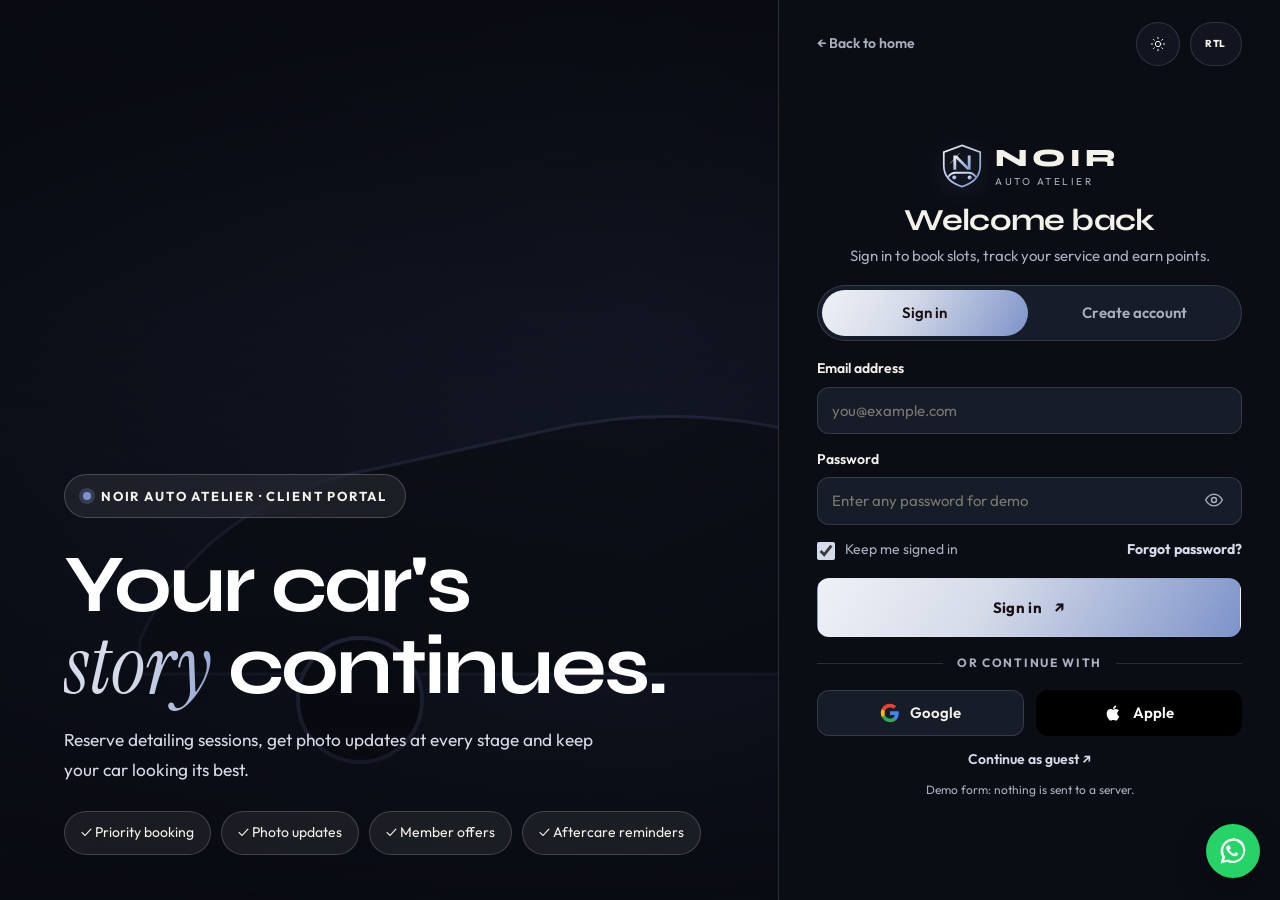
<file: login.html>
<!DOCTYPE html>
<html lang="en" dir="ltr">

<head>
  <meta charset="UTF-8">
  <meta name="viewport" content="width=device-width, initial-scale=1.0">
  <meta name="theme-color" content="#0a0d14">
  <meta name="description" content="Sign in to your NOIR Auto Atelier client account.">

  <title>Client login — NOIR Auto Atelier</title>

  <link rel="preconnect" href="https://fonts.googleapis.com">
  <link rel="preconnect" href="https://fonts.gstatic.com" crossorigin>

  <link href="https://fonts.googleapis.com/css2?family=Outfit:wght@300;400;500;600;700&family=Syne:wght@500;600;700;800&family=Instrument+Serif:ital@0;1&display=swap" rel="stylesheet">

  <link rel="stylesheet" href="style.css">

  <style>
    html,
    body.login-split {
      height: 100%;
      overflow: hidden;
    }

    body.login-split {
      margin: 0;
    }

    .stage {
      position: fixed;
      inset: 0;
      display: grid;
      grid-template-columns: minmax(0, 1.55fr) minmax(440px, 1fr);
    }

    /* BACKGROUND IMAGE LAYERS */
    .bg-wrap {
      position: absolute;
      inset: 0;
      z-index: 0;
      overflow: hidden;
      background: #0a0d14;
    }

    .bg-layer {
      position: absolute;
      inset: 0;
      background-size: cover;
      background-position: center;
      background-repeat: no-repeat;
      background-color: #10141d;
      opacity: 0;
      transform: scale(1.04);
      transition: opacity 0.8s ease, transform 5s ease-out;
      will-change: opacity, transform;
    }

    .bg-layer.on {
      opacity: 1;
      transform: scale(1);
    }

    /* BACKGROUND IMAGES - set by the loader script at the bottom of the page
       (tries several Unsplash photos, then a built-in fallback) */
    .bg-signin { background-position: center 60%; }
    .bg-signup { background-position: center 55%; }
    .bg-layer { background-image: url("data:image/svg+xml;utf8,<svg xmlns='http://www.w3.org/2000/svg' viewBox='0 0 1600 900'><defs><radialGradient id='g' cx='50%25' cy='70%25' r='70%25'><stop offset='0' stop-color='%23232b45'/><stop offset='1' stop-color='%230a0d14'/></radialGradient></defs><rect width='1600' height='900' fill='url(%23g)'/><path d='M300 640c40-90 120-150 230-170l180-40c80-18 160-18 240 0l190 44c90 20 150 70 180 160v40H300z' fill='%2311151f' stroke='%23566090' stroke-opacity='.5' stroke-width='3'/><circle cx='520' cy='700' r='62' fill='%230a0d14' stroke='%23566090' stroke-width='4'/><circle cx='1080' cy='700' r='62' fill='%230a0d14' stroke='%23566090' stroke-width='4'/></svg>"); }

    .bg-shade {
      position: absolute;
      inset: 0;
      background:
        linear-gradient(
          90deg,
          rgba(8, 10, 16, 0.42) 0%,
          rgba(8, 10, 16, 0.25) 50%,
          rgba(8, 10, 16, 0.70) 100%
        ),
        linear-gradient(
          0deg,
          rgba(8, 10, 16, 0.90) 0%,
          rgba(8, 10, 16, 0.20) 65%,
          rgba(8, 10, 16, 0.42) 100%
        );
    }

    /* LEFT STORY */
    .story-side {
      position: relative;
      z-index: 1;
      display: flex;
      flex-direction: column;
      justify-content: flex-end;
      padding: clamp(28px, 5vh, 56px) clamp(28px, 5vw, 80px);
      color: #f4f1ea;
      min-width: 0;
    }

    .story-pill {
      align-self: flex-start;
      display: inline-flex;
      align-items: center;
      gap: 10px;
      padding: 10px 18px;
      border: 1px solid rgba(255, 255, 255, 0.2);
      border-radius: 999px;
      background: rgba(255, 255, 255, 0.07);
      backdrop-filter: blur(14px);
      font-size: 13px;
      font-weight: 700;
      letter-spacing: 0.14em;
      margin-bottom: clamp(14px, 3vh, 28px);
    }

    .story-pill i {
      width: 8px;
      height: 8px;
      border-radius: 50%;
      background: var(--secondary);
      box-shadow: 0 0 0 4px rgba(125, 147, 201, 0.25);
    }

    .story-side h1 {
      margin: 0 0 clamp(10px, 2vh, 20px);
      font-size: clamp(44px, 6.4vw, 96px);
      line-height: 0.98;
      letter-spacing: -0.035em;
      color: #fff;
    }

    .story-side h1 em {
      display: inline;
    }

    .story-lede {
      max-width: 540px;
      margin: 0 0 clamp(14px, 3vh, 28px);
      font-size: clamp(15px, 1.35vw, 19px);
      line-height: 1.7;
      color: #d5dbe8;
    }

    .story-chips {
      display: flex;
      flex-wrap: wrap;
      gap: 10px;
    }

    .story-chips span {
      padding: 9px 16px;
      border: 1px solid rgba(255, 255, 255, 0.18);
      border-radius: 999px;
      background: rgba(255, 255, 255, 0.07);
      backdrop-filter: blur(10px);
      font-size: 14px;
    }

    .story-copy {
      transition: opacity 0.35s, transform 0.35s ease;
    }

    .story-copy.swap {
      opacity: 0;
      transform: translateY(10px);
    }

    /* RIGHT FORM PANEL */
    .form-side {
      position: relative;
      z-index: 2;
      background: var(--bg);
      border-left: 1px solid var(--line);
      display: flex;
      flex-direction: column;
      padding: clamp(14px, 2.4vh, 26px) clamp(22px, 3vw, 44px);
      overflow-y: auto;
      transition: background-color 0.45s;
    }

    .form-top {
      display: flex;
      align-items: center;
      justify-content: space-between;
      flex: 0 0 auto;
    }

    .back-link {
      font-size: 14px;
      font-weight: 600;
      color: var(--muted);
      transition: color 0.2s;
    }

    .back-link:hover {
      color: var(--gold);
    }

    .form-top .header-actions {
      display: flex;
      gap: 10px;
    }

    .form-top .icon-btn {
      width: 44px;
      height: 44px;
      min-width: 44px;
      padding: 0;
      border-radius: 50%;
    }

    .form-top .rtl-toggle {
      width: auto;
      padding: 0 12px;
      border-radius: 22px;
      min-width: 52px;
    }

    .form-body {
      flex: 1 1 auto;
      display: flex;
      flex-direction: column;
      justify-content: center;
      width: 100%;
      max-width: 440px;
      margin: 0 auto;
      padding: 8px 0;
    }

    .auth-brand {
      align-self: center;
      margin-bottom: clamp(8px, 1.6vh, 18px);
    }

    .auth-head {
      text-align: center;
      margin-bottom: clamp(10px, 1.8vh, 18px);
    }

    .auth-head h2 {
      margin: 0 0 6px;
      font-size: clamp(28px, 3.4vh, 38px) !important;
      letter-spacing: -0.02em;
      line-height: 1.1;
    }

    .auth-head p {
      margin: 0;
      font-size: 15px;
      color: var(--muted);
    }

    /* SIGN-IN / SIGN-UP TABS */
    .login-split .auth-tabs {
      display: grid;
      grid-template-columns: 1fr 1fr;
      gap: 4px;
      padding: 4px;
      margin: 0 0 clamp(10px, 1.8vh, 18px);
      border: 1px solid var(--line);
      border-radius: 999px;
      background: var(--panel);
    }

    .login-split .dtab {
      padding: 10px 12px;
      border: 0;
      text-align: center;
    }

    /* FORM FIELDS */
    .login-split label {
      font-size: 14px;
      font-weight: 600;
      color: var(--text);
      margin-bottom: 6px;
    }

    .login-split input:not([type="checkbox"]) {
      width: 100%;
      box-sizing: border-box;
      min-height: 46px;
      margin-bottom: clamp(8px, 1.5vh, 14px);
      border-radius: 12px;
      padding: 10px 14px;
      font-size: 15px;
    }

    .login-split .name-row {
      display: grid;
      grid-template-columns: 1fr 1fr;
      gap: 12px;
    }

    .login-split .name-row[hidden],
    .login-split [hidden] {
      display: none !important;
    }

    .field-wrap {
      position: relative;
    }

    .field-wrap input {
      padding-right: 48px !important;
    }

    .eye {
      position: absolute;
      right: 6px;
      top: 1px;
      width: 44px;
      height: 44px;
      display: grid;
      place-items: center;
      border: 0;
      background: transparent;
      color: var(--muted);
      cursor: pointer;
      transition: color 0.2s;
    }

    .eye:hover,
    .eye:focus-visible {
      color: var(--gold);
      outline: none;
    }

    .eye svg {
      width: 20px;
      height: 20px;
      fill: none;
      stroke: currentColor;
      stroke-width: 1.7;
      stroke-linecap: round;
      stroke-linejoin: round;
    }

    .eye .off {
      display: none;
    }

    .eye.shown .on {
      display: none;
    }

    .eye.shown .off {
      display: block;
    }

    .row-opts {
      display: flex;
      align-items: center;
      justify-content: space-between;
      gap: 12px;
      margin: 0 0 clamp(10px, 1.8vh, 16px);
      font-size: 14px;
    }

    .check {
      display: inline-flex;
      align-items: flex-start;
      gap: 10px;
      margin: 0 !important;
      font-weight: 400 !important;
      color: var(--muted) !important;
      cursor: pointer;
      line-height: 1.4;
    }

    .check input {
      width: 18px !important;
      height: 18px;
      min-height: 0 !important;
      margin: 2px 0 0 !important;
      padding: 0 !important;
      accent-color: var(--gold);
      flex: 0 0 auto;
    }

    .link-btn {
      border: 0;
      background: none;
      padding: 0;
      color: var(--gold);
      font-weight: 700;
      font-size: 14px;
      cursor: pointer;
    }

    .link-btn:hover {
      text-decoration: underline;
    }

    #termsRow {
      margin: 0 0 clamp(10px, 1.8vh, 16px);
    }

    #termsRow a {
      color: var(--gold);
      text-decoration: underline;
    }

    .login-split .button-full {
      padding: 15px 20px;
      border-radius: 12px;
      font-size: 15px;
      justify-content: center;
      gap: 12px;
    }

    .or-line {
      display: flex;
      align-items: center;
      gap: 14px;
      margin: clamp(10px, 1.8vh, 16px) 0;
      font-size: 12px;
      font-weight: 700;
      letter-spacing: 0.14em;
      color: var(--muted);
    }

    .or-line::before,
    .or-line::after {
      content: "";
      flex: 1;
      height: 1px;
      background: var(--line);
    }

    .social-row {
      display: grid;
      grid-template-columns: 1fr 1fr;
      gap: 12px;
    }

    .soc {
      display: inline-flex;
      align-items: center;
      justify-content: center;
      gap: 10px;
      min-height: 46px;
      padding: 0 12px;
      border: 1px solid var(--line);
      border-radius: 12px;
      background: var(--panel);
      color: var(--text);
      font-weight: 600;
      font-size: 15px;
      cursor: pointer;
      transition: border-color 0.25s, transform 0.25s;
    }

    .soc:hover {
      border-color: var(--gold);
      transform: translateY(-2px);
    }

    .soc svg {
      width: 20px;
      height: 20px;
      flex: 0 0 auto;
    }

    .soc-apple {
      background: #000;
      color: #fff;
      border-color: #000;
    }

    body.light-theme .soc-apple {
      background: #12161f;
      border-color: #12161f;
    }

    .login-split .text-login.create-account {
      display: block;
      margin: clamp(8px, 1.4vh, 14px) auto 0;
      font-size: 14px;
      color: var(--gold);
      font-weight: 600;
      text-align: center;
    }

    .login-split .text-login.create-account:hover {
      text-decoration: underline;
    }

    .login-split .form-note {
      text-align: center;
      margin: 8px 0 0;
      font-size: 12px;
    }

    /* SHORT SCREENS */
    @media (max-height: 820px) {
      .auth-brand .brand-mark {
        width: 38px;
        height: 38px;
      }

      .login-split input:not([type="checkbox"]),
      .soc {
        min-height: 42px;
      }

      .eye {
        height: 40px;
        width: 40px;
      }

      .login-split .button-full {
        padding: 12px 18px;
      }

      .auth-head p {
        font-size: 14px;
      }

      .form-top .icon-btn {
        width: 38px;
        height: 38px;
        min-width: 38px;
      }
    }

    @media (max-height: 700px) {
      .auth-head p,
      .form-note,
      .back-link {
        display: none;
      }

      .login-split .dtab {
        padding: 8px 12px;
      }
    }

    /* TABLET AND MOBILE */
    @media (max-width: 900px) {
      .stage {
        grid-template-columns: 1fr;
      }

      .story-side {
        display: none;
      }

      .form-side {
        background: color-mix(in srgb, var(--bg) 88%, transparent);
        backdrop-filter: blur(18px);
        border-left: 0;
      }

      .bg-wrap {
        display: block;
      }

      .form-body {
        max-width: 440px;
      }
    }

    @media (max-width: 480px) {
      .form-side {
        padding: 14px 18px;
      }

      .login-split .name-row {
        gap: 8px;
      }

      .social-row {
        gap: 8px;
      }

      .soc {
        font-size: 13px;
      }
    }

    /* RIGHT-TO-LEFT SUPPORT */
    html[dir="rtl"] .eye {
      right: auto;
      left: 6px;
    }

    html[dir="rtl"] .field-wrap input {
      padding-right: 14px !important;
      padding-left: 48px !important;
    }

    html[dir="rtl"] .story-side {
      text-align: right;
    }

    html[dir="rtl"] .story-pill {
      align-self: flex-start;
    }

    html[dir="rtl"] .form-side {
      border-left: 0;
      border-right: 1px solid var(--line);
    }

    html[dir="rtl"] .stage {
      direction: rtl;
    }

    html[dir="rtl"] .bg-wrap {
      direction: ltr;
    }
  </style>

  <script defer src="script.js"></script>
</head>

<body class="login-split" data-page="login" data-mode="signin">

  <div class="stage">

    <div class="bg-wrap" aria-hidden="true">
      <div class="bg-layer bg-signin on"></div>
      <div class="bg-layer bg-signup"></div>
      <div class="bg-shade"></div>
    </div>

    <section class="story-side">
      <div class="story-pill">
        <i></i> NOIR AUTO ATELIER · CLIENT PORTAL
      </div>

      <div class="story-copy" id="storyCopy">
        <h1 id="storyTitle">Your car's<br><em>story</em> continues.</h1>
        <p class="story-lede" id="storyLede">
          Reserve detailing sessions, get photo updates at every stage and keep your car looking its best.
        </p>
      </div>

      <div class="story-chips">
        <span>✓ Priority booking</span>
        <span>✓ Photo updates</span>
        <span>✓ Member offers</span>
        <span>✓ Aftercare reminders</span>
      </div>
    </section>

    <section class="form-side">

      <div class="form-top">
        <a class="back-link" href="index.html">← Back to home</a>

        <div class="header-actions">
          <button class="icon-btn theme-toggle" type="button"
            aria-label="Switch to light mode" title="Switch to light mode">
            <svg class="icon-sun" viewBox="0 0 24 24" aria-hidden="true">
              <circle cx="12" cy="12" r="4"/>
              <path d="M12 2v2m0 16v2M4.93 4.93l1.42 1.42m11.3 11.3 1.42 1.42M2 12h2m16 0h2M4.93 19.07l1.42-1.42m11.3-11.3 1.42-1.42"/>
            </svg>
            <svg class="icon-moon" viewBox="0 0 24 24" aria-hidden="true">
              <path d="M21 12.8A9 9 0 1 1 11.2 3a7 7 0 0 0 9.8 9.8z"/>
            </svg>
          </button>

          <button class="icon-btn rtl-toggle" type="button"
            aria-label="Switch to right-to-left layout" title="Toggle text direction">
            RTL
          </button>
        </div>
      </div>

      <div class="form-body">

        <a class="brand auth-brand" href="index.html" aria-label="NOIR Auto Atelier home">
          <span class="brand-mark">
            <svg viewBox="0 0 48 48" role="img" aria-label="NOIR Auto Atelier emblem">
              <defs>
                <linearGradient id="nlg" x1="0" y1="0" x2="1" y2="1">
                  <stop offset="0" stop-color="var(--gold-light)"/>
                  <stop offset="1" stop-color="var(--secondary)"/>
                </linearGradient>
              </defs>
              <path d="M24 2.5 43 9.5v14c0 11-7.5 18.5-19 22-11.5-3.5-19-11-19-22v-14z"
                fill="none" stroke="url(#nlg)" stroke-width="1.8"/>
              <path d="M15 28V13h3.6L30 24.5V13h3v15h-3.6L18 16.5V28z"
                fill="url(#nlg)"/>
              <path d="M9.5 35.5c2-3.2 4.6-4.5 8-4.5h13c3.4 0 6 1.3 8 4.5"
                fill="none" stroke="url(#nlg)" stroke-width="2" stroke-linecap="round"/>
              <circle cx="16" cy="36" r="2.1" fill="url(#nlg)"/>
              <circle cx="32" cy="36" r="2.1" fill="url(#nlg)"/>
              <path d="M12 21 21 11" stroke="currentColor" stroke-width="1"
                stroke-linecap="round" opacity=".5"/>
            </svg>
          </span>

          <span class="brand-copy">
            <strong>NOIR</strong>
            <small>AUTO ATELIER</small>
          </span>
        </a>

        <div class="auth-head">
          <h2 id="authTitle">Welcome back</h2>
          <p id="authSub">Sign in to book slots, track your service and earn points.</p>
        </div>

        <form id="authForm" novalidate>

          <div class="auth-tabs" role="tablist">
            <button type="button" class="dtab active" data-mode="signin">Sign in</button>
            <button type="button" class="dtab" data-mode="signup">Create account</button>
          </div>

          <div id="nameField" hidden>
            <div class="name-row">
              <div>
                <label for="firstName">First name</label>
                <input id="firstName" placeholder="e.g. Arjun" autocomplete="given-name">
              </div>
              <div>
                <label for="lastName">Last name</label>
                <input id="lastName" placeholder="e.g. Kumar" autocomplete="family-name">
              </div>
            </div>
          </div>

          <label for="authEmail">Email address</label>
          <input id="authEmail" type="email" placeholder="you@example.com"
            required autocomplete="email">

          <label for="authPassword">Password</label>
          <div class="field-wrap">
            <input id="authPassword" type="password"
              placeholder="Enter any password for demo"
              required autocomplete="current-password">

            <button class="eye" type="button" id="togglePw" aria-label="Show password">
              <svg class="on" viewBox="0 0 24 24" aria-hidden="true">
                <path d="M2 12s3.6-7 10-7 10 7 10 7-3.6 7-10 7S2 12 2 12z"/>
                <circle cx="12" cy="12" r="3"/>
              </svg>
              <svg class="off" viewBox="0 0 24 24" aria-hidden="true">
                <path d="M3 3l18 18M10.6 5.1A10 10 0 0 1 12 5c6.4 0 10 7 10 7a17 17 0 0 1-3.2 4M6.5 6.6A17 17 0 0 0 2 12s3.6 7 10 7a9.7 9.7 0 0 0 4.2-.9M9.9 9.9a3 3 0 0 0 4.2 4.2"/>
              </svg>
            </button>
          </div>

          <div class="row-opts" id="signinOpts">
            <label class="check">
              <input type="checkbox" id="keepSigned" checked>
              Keep me signed in
            </label>
            <button type="button" class="link-btn" id="forgotBtn">Forgot password?</button>
          </div>

          <div class="row-opts" id="termsRow" hidden>
            <label class="check">
              <input type="checkbox" id="agreeTerms">
              <span>I agree to the NOIR booking terms and privacy policy.</span>
            </label>
          </div>

          <button class="button button-gold button-full" type="submit" id="authSubmit">
            Sign in <span>↗</span>
          </button>

          <div class="or-line">OR CONTINUE WITH</div>

          <div class="social-row">
            <button type="button" class="soc" id="socGoogle">
              <svg viewBox="0 0 24 24" aria-hidden="true">
                <path fill="#4285F4" d="M22.56 12.25c0-.78-.07-1.53-.2-2.25H12v4.26h5.92a5.06 5.06 0 0 1-2.2 3.32v2.77h3.57c2.08-1.92 3.27-4.74 3.27-8.1z"/>
                <path fill="#34A853" d="M12 23c2.97 0 5.46-.98 7.28-2.66l-3.57-2.77c-.98.66-2.23 1.06-3.71 1.06-2.86 0-5.29-1.93-6.16-4.53H2.18v2.84A11 11 0 0 0 12 23z"/>
                <path fill="#FBBC05" d="M5.84 14.1a6.6 6.6 0 0 1 0-4.2V7.06H2.18a11 11 0 0 0 0 9.88z"/>
                <path fill="#EA4335" d="M12 5.38c1.62 0 3.06.56 4.21 1.64l3.15-3.15C17.45 2.09 14.97 1 12 1A11 11 0 0 0 2.18 7.06l3.66 2.84C6.71 7.31 9.14 5.38 12 5.38z"/>
              </svg>
              Google
            </button>

            <button type="button" class="soc soc-apple" id="socApple">
              <svg viewBox="0 0 24 24" fill="currentColor" aria-hidden="true">
                <path d="M17.05 20.28c-.98.95-2.05.8-3.08.35-1.09-.46-2.09-.48-3.24 0-1.44.62-2.2.44-3.06-.35C2.79 15.25 3.51 7.59 9.05 7.31c1.35.07 2.29.74 3.08.8 1.18-.24 2.31-.93 3.57-.84 1.51.12 2.65.72 3.4 1.8-3.12 1.87-2.38 5.98.48 7.13-.57 1.5-1.31 2.99-2.54 4.09zM12.03 7.25c-.15-2.23 1.66-4.07 3.74-4.25.29 2.58-2.34 4.5-3.74 4.25z"/>
              </svg>
              Apple
            </button>
          </div>

          <button class="text-login create-account" type="button" id="demoLogin">
            Continue as guest ↗
          </button>

          <small class="form-note">Demo form: nothing is sent to a server.</small>

        </form>
      </div>
    </section>
  </div>

  <div class="toast" id="toast" role="status" aria-live="polite"></div>

  <script>
    (function () {
      var $ = function (s, r) {
        return (r || document).querySelector(s);
      };

      var $$ = function (s, r) {
        return Array.prototype.slice.call((r || document).querySelectorAll(s));
      };

      var modes = {
        signin: {
          title: "Welcome back",
          sub: "Sign in to book slots, track your service and earn points.",
          h1: "Your car's<br><em>story</em> continues.",
          lede: "Reserve detailing sessions, get photo updates at every stage and keep your car looking its best.",
          button: "Sign in",
          pw: "Enter any password for demo",
          auto: "current-password"
        },
        signup: {
          title: "Create your account",
          sub: "Set up your garage in under a minute.",
          h1: "Join the<br><em>atelier.</em>",
          lede: "Create a client account to reserve sessions, receive progress photos and get aftercare reminders for your car.",
          button: "Create my account",
          pw: "Create a secure password",
          auto: "new-password"
        }
      };

      var current = "signin";
      var storyCopy = $("#storyCopy");

      function toast(msg) {
        var t = $("#toast");
        if (!t) return;

        t.textContent = msg;
        t.classList.add("show");

        clearTimeout(toast._t);

        toast._t = setTimeout(function () {
          t.classList.remove("show");
        }, 2800);
      }

      function setMode(mode) {
        if (!modes[mode] || mode === current) return;

        current = mode;

        var m = modes[mode];
        var signup = mode === "signup";

        document.body.setAttribute("data-mode", mode);

        $$(".dtab").forEach(function (b) {
          b.classList.toggle("active", b.dataset.mode === mode);
          b.setAttribute("aria-selected", b.dataset.mode === mode ? "true" : "false");
        });

        $(".bg-signin").classList.toggle("on", !signup);
        $(".bg-signup").classList.toggle("on", signup);

        storyCopy.classList.add("swap");

        setTimeout(function () {
          $("#storyTitle").innerHTML = m.h1;
          $("#storyLede").textContent = m.lede;
          storyCopy.classList.remove("swap");
        }, 280);

        $("#authTitle").textContent = m.title;
        $("#authSub").textContent = m.sub;
        $("#authSubmit").innerHTML = m.button + " <span>↗</span>";
        $("#authPassword").placeholder = m.pw;
        $("#authPassword").setAttribute("autocomplete", m.auto);

        $("#nameField").hidden = !signup;
        $("#termsRow").hidden = !signup;
        $("#signinOpts").hidden = signup;

        $("#firstName").required = signup;
        $("#agreeTerms").required = signup;

        document.title = (signup ? "Create account" : "Client login") + " — NOIR Auto Atelier";
      }

      $$(".dtab").forEach(function (b) {
        b.addEventListener("click", function () {
          setMode(b.dataset.mode);
        });
      });

      $("#togglePw").addEventListener("click", function () {
        var input = $("#authPassword");
        var show = input.type === "password";

        input.type = show ? "text" : "password";

        this.classList.toggle("shown", show);
        this.setAttribute("aria-label", show ? "Hide password" : "Show password");
      });

      function finish(msg, user) {
        var btn = $("#authSubmit");

        btn.disabled = true;
        btn.innerHTML = "Welcome ✓";

        toast(msg);

        try {
          localStorage.setItem("noir-user", JSON.stringify(user));
        } catch (e) {}

        setTimeout(function () {
          location.href = "index.html";
        }, 1100);
      }

      function typedUser() {
        var email = $("#authEmail").value.trim();

        var name = current === "signup"
          ? ($("#firstName").value + " " + $("#lastName").value).trim()
          : "";

        return {
          name: name,
          email: validEmail(email) ? email : "guest@noiratelier.example"
        };
      }

      function validEmail(v) {
        return /^[^\s@]+@[^\s@]+\.[^\s@]+$/.test(v);
      }

      $("#authForm").addEventListener("submit", function (e) {
        e.preventDefault();

        var signup = current === "signup";
        var email = $("#authEmail").value.trim();
        var pw = $("#authPassword").value;

        if (signup && !$("#firstName").value.trim()) {
          toast("Please enter your first name");
          $("#firstName").focus();
          return;
        }

        if (!validEmail(email)) {
          toast("Please enter a valid email address");
          $("#authEmail").focus();
          return;
        }

        if (!pw) {
          toast("Please enter a password");
          $("#authPassword").focus();
          return;
        }

        if (signup && !$("#agreeTerms").checked) {
          toast("Please agree to the terms to continue");
          return;
        }

        finish(
          signup ? "Account created. Welcome to NOIR." : "Signed in. Welcome back.",
          {
            name: signup
              ? ($("#firstName").value + " " + $("#lastName").value).trim()
              : "",
            email: email
          }
        );
      });

      $("#forgotBtn").addEventListener("click", function () {
        toast("Password reset is not available in this demo.");
      });

      ["socGoogle", "socApple"].forEach(function (id) {
        $("#" + id).addEventListener("click", function () {
          finish("Signed in. Welcome back.", typedUser());
        });
      });

      $("#demoLogin").addEventListener("click", function () {
        finish("Continuing as guest.", {
          name: "Guest",
          email: "guest@noiratelier.example"
        });
      });

      if (location.hash === "#signup") {
        setMode("signup");
      }
    })();
  </script>


  <script>
    /* Tries each photo URL until one loads, so one broken/blocked
       image can never leave the panel empty. */
    (function () {
      var q = "?auto=format&fit=crop&w=1920&q=80";
      var U = "https://images.unsplash.com/";
      var signin = [
        U + "photo-1618843479313-40f8afb4b4d8" + q,
        U + "photo-1580273916550-e323be2ae537" + q,
        U + "photo-1542362567-b07e54358753" + q,
        U + "photo-1503736334956-4c8f8e92946d" + q
      ];
      var signup = [
        U + "photo-1568605117036-5fe5e7bab0b7" + q,
        U + "photo-1511919884226-fd3cad34687c" + q,
        U + "photo-1544829099-b9a0c07fad1a" + q,
        U + "photo-1489824904134-891ab64532f1" + q
      ];
      function load(selector, list) {
        var el = document.querySelector(selector);
        (function next(i) {
          if (i >= list.length) return;
          var img = new Image();
          img.onload = function () { el.style.backgroundImage = 'url("' + list[i] + '")'; };
          img.onerror = function () { next(i + 1); };
          img.src = list[i];
        })(0);
      }
      load(".bg-signin", signin);
      load(".bg-signup", signup);
    })();
  </script>

</body>
</html>
</file>
<file: style.css>
:root { --bg:#111211; --bg-soft:#171917; --panel:#1d1f1c; --text:#f2f0e9; --muted:#a6a69f; --line:rgba(242,240,233,.15); --gold:#e6c39a; --gold-light:#f6dfc2; --dark:#10110f; --header:rgba(16,17,15,.86); --max:1280px; --ease:cubic-bezier(.2,.7,.2,1); color-scheme:dark; }
* { box-sizing:border-box; }
html { scroll-behavior:smooth; scroll-padding-top:95px; }
body { margin:0; background:var(--bg); color:var(--text); font-family:"Outfit",sans-serif; line-height:1.55; overflow-x:hidden; }
body.light-theme { --bg:#f0eee8; --bg-soft:#e8e5dd; --panel:#fffdf7; --text:#171815; --muted:#686a63; --line:rgba(23,24,21,.18); --header:rgba(240,238,232,.9); --dark:#f0eee8; color-scheme:light; }
a { color:inherit; text-decoration:none; }
button,input,select { font:inherit; }
button,a { -webkit-tap-highlight-color:transparent; }
button { color:inherit; }
.announcement { height:32px; display:flex; align-items:center; justify-content:center; gap:10px; background:var(--gold); color:#1a1016; font-size:9px; letter-spacing:.15em; font-weight:700; }
.announcement-dot { width:5px; height:5px; border-radius:50%; background:#1a1016; box-shadow:0 0 0 3px #1a101620; }
.announcement-divider { opacity:.5; }
.site-header { height:84px; position:sticky; top:0; z-index:50; display:flex; align-items:center; justify-content:space-between; padding:0 max(5.5vw,24px); background:var(--header); backdrop-filter:blur(18px); border-bottom:1px solid var(--line); transition:background .3s; }
.brand { display:inline-flex; align-items:center; gap:10px; flex-shrink:0; }
.brand-mark { width:37px; height:37px; color:var(--gold); display:grid; place-items:center; }
.brand-mark svg { width:100%; height:100%; }
.brand-copy { display:flex; flex-direction:column; line-height:1; }
.brand-copy strong { font:800 22px/1 "Syne",sans-serif; letter-spacing:.17em; }
.brand-copy small { font-size:8px; letter-spacing:.25em; margin-top:6px; color:var(--muted); }
.main-nav { display:flex; align-items:center; gap:36px; margin-left:60px; }
.nav-link { font-size:11px; color:var(--muted); position:relative; transition:color .25s; }
.nav-link:after { content:""; height:1px; position:absolute; left:0; right:100%; bottom:-8px; background:var(--gold); transition:right .3s var(--ease); }
.nav-link:hover,.nav-link.active { color:var(--text); }
.nav-link:hover:after,.nav-link.active:after { right:0; }
.header-actions { display:flex; align-items:center; gap:19px; }
.icon-btn { border:0; background:transparent; width:34px; height:34px; display:grid; place-items:center; cursor:pointer; color:var(--text); }
.icon-btn svg { width:18px; fill:none; stroke:currentColor; stroke-width:1.5; stroke-linecap:round; }
.text-login { border:0; background:transparent; color:var(--text); font-size:11px; cursor:pointer; }
.text-login span { color:var(--gold); margin-left:4px; }
.button { display:inline-flex; align-items:center; justify-content:center; gap:24px; padding:15px 20px; border:1px solid transparent; font-size:10px; font-weight:700; letter-spacing:.035em; cursor:pointer; transition:transform .25s var(--ease),background .25s,color .25s,border-color .25s; }
.button span { font-size:16px; transition:transform .25s; }
.button:hover { transform:translateY(-2px); }
.button:hover span { transform:translate(3px,-2px); }
.button-gold { background:var(--gold); color:#1a1016; }
.button-gold:hover { background:var(--gold-light); }
.button-small { padding:12px 15px; gap:13px; }
.button-outline { background:transparent; border-color:var(--line); color:var(--text); }
.button-outline:hover { border-color:var(--gold); color:var(--gold); }
.button-full { width:100%; justify-content:space-between; }
.menu-toggle { display:none; }
.hero { min-height:690px; height:min(790px,calc(100svh - 116px)); position:relative; isolation:isolate; display:flex; align-items:center; overflow:hidden; background:#111; }
.hero-image { position:absolute; inset:0; z-index:-3; background-image:url("https://images.unsplash.com/photo-1554294314-80a5fb7e6bd5?auto=format&fit=crop&w=2200&q=80"); background-size:cover; background-position:center 58%; animation:heroDrift 18s ease-in-out infinite alternate; }
.hero-vignette { position:absolute; inset:0; z-index:-2; background:linear-gradient(90deg,rgba(9,10,9,.96) 0%,rgba(9,10,9,.84) 32%,rgba(9,10,9,.28) 65%,rgba(9,10,9,.08) 100%),linear-gradient(0deg,rgba(9,10,9,.78),transparent 30%,rgba(9,10,9,.15)); }
.hero-content { padding:45px 0 70px 10.5%; width:min(660px,70%); }
.eyebrow { display:flex; align-items:center; gap:11px; font-size:9px; letter-spacing:.2em; font-weight:700; color:var(--gold); margin:0 0 22px; }
.eyebrow-line { display:inline-block; width:26px; height:1px; background:var(--gold); }
h1,h2,h3,p { margin-top:0; }
h1,h2,h3 { font-family:"Syne",sans-serif; }
h1 { font-size:clamp(62px,8vw,116px); letter-spacing:-.075em; line-height:.94; font-weight:500; margin:0 0 27px; }
h1 em,h2 em { font-family:"Instrument Serif",Georgia,serif; font-weight:400; color:var(--gold); letter-spacing:-.065em; }
.hero-lede { max-width:420px; color:#c0c0b9; font-size:13px; line-height:1.9; margin-bottom:30px; }
.hero-actions { display:flex; align-items:center; gap:28px; }
.play-link { display:flex; align-items:center; gap:10px; font-size:10px; color:#deded8; }
.play-icon { display:grid; place-items:center; border:1px solid #ffffff60; border-radius:50%; width:31px; height:31px; font-size:15px; transition:background .25s,color .25s; }
.play-link:hover .play-icon { background:var(--gold); color:#111; border-color:var(--gold); }
.hero-proof { display:flex; align-items:center; gap:14px; margin-top:64px; }
.proof-avatars { display:flex; }
.proof-avatars span { display:grid; place-items:center; width:29px; height:29px; border-radius:50%; border:2px solid #25251f; background:#e6c39a; color:#151612; font-size:8px; margin-left:-5px; }
.proof-avatars span:first-child { margin-left:0; background:#f6dfc2; }
.proof-avatars span:nth-child(2) { background:#5b5e55; color:#fff; }
.hero-proof strong { font:700 13px "Syne",sans-serif; display:block; }
.hero-proof small { display:block; color:#a7a79f; font-size:9px; margin-top:2px; }
.proof-divider { height:30px; width:1px; background:#ffffff50; margin:0 6px; }
.stars { color:var(--gold); font-size:9px; letter-spacing:1px; }
.hero-side-label { position:absolute; right:32px; top:42%; writing-mode:vertical-rl; letter-spacing:.23em; font-size:8px; color:#ffffffa0; }
.hero-bottom { position:absolute; bottom:22px; left:5.5%; right:5.5%; display:flex; justify-content:space-between; font-size:8px; letter-spacing:.18em; color:#b8b8b0; }
.scroll-arrow { color:var(--gold); font-size:14px; margin-left:10px; }
.ticker { height:64px; display:flex; align-items:center; overflow:hidden; border-bottom:1px solid var(--line); background:var(--bg-soft); }
.ticker-track { display:flex; align-items:center; gap:32px; white-space:nowrap; min-width:max-content; animation:tickerMove 32s linear infinite; }
.ticker-track span { font:600 10px "Syne",sans-serif; letter-spacing:.19em; }
.ticker-track b { font-size:15px; color:var(--gold); font-weight:400; }
.section-pad { padding:110px max(7.5vw,28px); }
.section-kicker { display:flex; align-items:center; gap:18px; color:var(--muted); font-size:8px; letter-spacing:.17em; }
.kicker-line { height:1px; max-width:130px; flex:1; background:var(--line); }
.intro-grid { display:grid; grid-template-columns:1fr 1fr; gap:12%; padding:65px 0 60px; }
.intro-heading { position:relative; }
.intro-heading h2,.section-heading-row h2,.craft-copy h2,.booking-left h2 { font-size:clamp(44px,5.4vw,76px); line-height:1.02; font-weight:500; letter-spacing:-.07em; margin:0; }
.vertical-note { position:absolute; left:-30px; top:120%; writing-mode:vertical-rl; transform:rotate(180deg); font-size:7px; letter-spacing:.2em; color:var(--muted); }
.intro-copy { padding-top:10px; max-width:480px; }
.large-copy { font-size:19px; line-height:1.7; letter-spacing:-.025em; }
.muted-copy { font-size:12px; line-height:1.9; color:var(--muted); max-width:420px; margin:22px 0 28px; }
.underlined-link { display:inline-flex; align-items:center; gap:28px; padding-bottom:8px; border-bottom:1px solid var(--gold); font-size:10px; font-weight:600; }
.underlined-link span { color:var(--gold); font-size:16px; transition:transform .2s; }
.underlined-link:hover span { transform:translate(3px,-3px); }
.stats-row { display:grid; grid-template-columns:repeat(4,1fr); padding-top:32px; border-top:1px solid var(--line); gap:20px; }
.stats-row > div { display:flex; flex-direction:column; gap:7px; }
.stats-row strong { font:500 clamp(29px,3.3vw,44px) "Syne",sans-serif; letter-spacing:-.06em; }
.stats-row strong:not(:last-child) { color:var(--text); }
.stats-row span { font-size:8px; letter-spacing:.13em; color:var(--muted); }
.services { background:var(--bg-soft); }
.section-heading-row { display:flex; align-items:flex-end; justify-content:space-between; gap:35px; margin:55px 0 42px; }
.section-heading-row h2 { font-size:clamp(43px,5.4vw,70px); }
.section-heading-row .eyebrow { margin-bottom:15px; }
.section-side-copy { max-width:270px; font-size:12px; line-height:1.9; color:var(--muted); margin:0 0 7px; }
.service-grid { display:grid; grid-template-columns:1.15fr 1fr 1fr; gap:19px; }
.service-card { min-width:0; }
.service-image { height:300px; background-size:cover; background-position:center; position:relative; overflow:hidden; transition:filter .4s; }
.service-image:after { content:""; position:absolute; inset:0; background:linear-gradient(0deg,#0b0c0bd9,transparent 55%); }
.service-card:hover .service-image { filter:saturate(1.15); }
.image-ceramic { background-image:url("https://images.unsplash.com/photo-1714434087918-4b9abedef3c6?auto=format&fit=crop&w=1600&q=80"); }
.image-paint { background-image:url("https://images.unsplash.com/photo-1632823469850-2f77dd9c7f93?auto=format&fit=crop&w=1600&q=80"); }
.image-interior { background-image:url("https://images.unsplash.com/photo-1625690180114-5530b1304127?auto=format&fit=crop&w=1600&q=80"); }
.service-number { position:relative; z-index:1; margin-top:-42px; margin-left:18px; height:24px; color:#f0d6b4; font-size:8px; letter-spacing:.15em; }
.service-card-content { display:flex; align-items:center; justify-content:space-between; gap:12px; padding:23px 0 19px; }
.service-card h3 { font-size:20px; letter-spacing:-.04em; font-weight:600; margin:0 0 9px; }
.service-card p { font-size:10px; line-height:1.8; color:var(--muted); max-width:245px; margin:0; }
.circle-arrow { width:37px; height:37px; flex:0 0 37px; border:1px solid var(--line); border-radius:50%; display:grid; place-items:center; font-size:17px; transition:background .25s,color .25s,border .25s; }
.circle-arrow:hover { background:var(--gold); color:#111; border-color:var(--gold); }
.service-meta { display:flex; justify-content:space-between; gap:8px; padding-top:13px; border-top:1px solid var(--line); font-size:7px; letter-spacing:.08em; color:var(--muted); }
.service-meta span:last-child { color:var(--gold); }
.service-bottom { display:flex; align-items:center; justify-content:center; gap:24px; margin-top:44px; font-size:10px; color:var(--muted); }
.craft { display:grid; grid-template-columns:1.05fr .85fr; gap:12%; align-items:center; }
.craft-visual { position:relative; min-height:590px; }
.craft-photo { position:absolute; inset:0 45px 25px 0; background-image:url("https://images.unsplash.com/photo-1708805282706-f44730b7e527?auto=format&fit=crop&w=1600&q=80"); background-size:cover; background-position:center; filter:saturate(.7); }
.craft-photo:after { content:""; position:absolute; inset:0; background:linear-gradient(0deg,#0c0d0c80,transparent 60%); }
.craft-stamp { position:absolute; right:0; top:13%; width:128px; height:128px; border-radius:50%; background:var(--gold); color:#1a1016; display:flex; align-items:center; justify-content:center; flex-direction:column; transform:rotate(10deg); box-shadow:0 15px 45px #0003; }
.craft-stamp span { font:800 20px "Syne"; letter-spacing:.17em; }
.craft-stamp small { font-size:7px; letter-spacing:.18em; text-align:center; line-height:1.5; }
.craft-stamp b { font-size:14px; margin-top:5px; }
.craft-caption { position:absolute; bottom:0; left:0; font-size:8px; letter-spacing:.18em; color:var(--muted); }
.craft-copy > .section-kicker { margin-bottom:35px; }
.craft-copy h2 { margin-bottom:24px; }
.craft-copy > p { font-size:12px; line-height:1.95; color:var(--muted); max-width:390px; margin-bottom:30px; }
.process-list { border-top:1px solid var(--line); margin-bottom:30px; }
.process-list > div { display:grid; grid-template-columns:32px 1fr 18px; gap:12px; align-items:center; padding:17px 0; border-bottom:1px solid var(--line); }
.process-list > div > span:first-child { font-size:9px; color:var(--gold); }
.process-list strong,.process-list small { display:block; }
.process-list strong { font-size:11px; font-weight:600; }
.process-list small { font-size:9px; color:var(--muted); margin-top:4px; }
.process-plus { font-size:16px; color:var(--gold); }
.gallery { background:var(--bg-soft); }
.gallery .section-heading-row { margin-bottom:38px; }
.gallery-grid { display:grid; grid-template-columns:1.35fr 1fr; grid-template-rows:260px 260px; gap:16px; }
.gallery-item { border:0; padding:0; position:relative; overflow:hidden; text-align:left; background:#1b1722; cursor:pointer; min-width:0; }
.gallery-large { grid-row:span 2; }
.gallery-item img { width:100%; height:100%; object-fit:cover; display:block; transition:transform .8s var(--ease),filter .5s; filter:saturate(.72); }
.gallery-item:hover img { transform:scale(1.05); filter:saturate(1); }
.gallery-overlay { position:absolute; inset:0; display:flex; flex-direction:column; align-items:flex-start; justify-content:flex-end; padding:25px; background:linear-gradient(0deg,#080908d9,transparent 65%); color:#fff; }
.gallery-overlay span { font-size:8px; letter-spacing:.17em; color:#f0d6b4; }
.gallery-overlay strong { font:500 28px "Syne"; letter-spacing:-.04em; margin-top:5px; }
.gallery-overlay b { position:absolute; right:22px; bottom:26px; width:36px; height:36px; border:1px solid #ffffff80; border-radius:50%; display:grid; place-items:center; font-size:16px; font-weight:400; transition:background .2s,color .2s; }
.gallery-item:hover .gallery-overlay b { background:var(--gold); color:#111; border-color:var(--gold); }
.testimonial { padding-top:105px; padding-bottom:105px; display:flex; flex-direction:column; align-items:center; text-align:center; max-width:900px; margin:auto; }
.quote-mark { font:100px/.7 "Instrument Serif",Georgia,serif; color:var(--gold); height:70px; }
.quote-text { font:400 clamp(23px,3.5vw,38px)/1.45 "Syne",sans-serif; letter-spacing:-.045em; max-width:760px; margin:15px auto 30px; }
.quote-byline { display:flex; align-items:center; gap:12px; text-align:left; }
.quote-avatar { width:37px; height:37px; border-radius:50%; background:#e6c39a; color:#1a1016; display:grid; place-items:center; font-size:10px; font-weight:700; }
.quote-byline strong,.quote-byline small { display:block; }
.quote-byline strong { font-size:10px; }
.quote-byline small { font-size:7px; letter-spacing:.09em; color:var(--muted); margin-top:3px; }
.quote-stars { color:var(--gold); font-size:9px; letter-spacing:2px; margin-left:22px; }
.booking { background:var(--bg-soft); padding-top:85px; padding-bottom:85px; }
.booking-panel { max-width:1150px; margin:auto; display:grid; grid-template-columns:.85fr 1.15fr; background:var(--bg); border:1px solid var(--line); }
.booking-left { padding:55px 45px; background:linear-gradient(145deg,#1d1c17,#121311); }
.booking-left h2 { font-size:clamp(42px,4.6vw,62px); margin-bottom:24px; }
.booking-left > p:not(.eyebrow) { font-size:11px; color:#b4b3ab; line-height:1.9; max-width:330px; margin-bottom:35px; }
.booking-detail { display:flex; align-items:flex-start; gap:13px; margin-top:21px; }
.booking-detail > span { color:var(--gold); font-size:17px; }
.booking-detail strong,.booking-detail small { display:block; }
.booking-detail strong { font-size:10px; }
.booking-detail small { font-size:9px; color:#a6a69e; margin-top:4px; }
.booking-form { padding:40px 45px; }
.form-heading { display:flex; justify-content:space-between; border-bottom:1px solid var(--line); padding-bottom:17px; margin-bottom:22px; font-size:8px; letter-spacing:.16em; color:var(--muted); }
.form-heading span:first-child { color:var(--gold); }
label { display:block; font-size:9px; margin-bottom:7px; color:var(--muted); }
input,select { width:100%; background:var(--panel); border:1px solid var(--line); border-radius:0; padding:12px 13px; color:var(--text); font-size:11px; outline:none; transition:border .2s; margin-bottom:17px; min-height:42px; }
input:focus,select:focus { border-color:var(--gold); }
input::placeholder { color:#777970; }
.form-two { display:grid; grid-template-columns:1fr 1fr; gap:14px; }
.form-note { display:block; color:var(--muted); font-size:8px; margin-top:12px; }
.form-success { padding:12px; margin-top:12px; background:#193127; border:1px solid #38684f; color:#d9f8e6; font-size:11px; }
.closing-line { height:57px; display:flex; align-items:center; justify-content:space-between; padding:0 max(7.5vw,28px); border-bottom:1px solid var(--line); border-top:1px solid var(--line); font-size:8px; letter-spacing:.15em; color:var(--muted); }
.closing-line a { display:grid; place-items:center; border:1px solid var(--line); border-radius:50%; width:30px; height:30px; color:var(--gold); font-size:17px; }
.site-footer { padding:62px max(7.5vw,28px) 0; background:#0b0c0b; color:#f2f0e9; }
.footer-top { display:grid; grid-template-columns:1.5fr 1fr 1fr 1.2fr; gap:45px; padding-bottom:54px; }
.brand-footer .brand-copy small { color:#a7a69e; }
.footer-brand-col > p { font-size:11px; line-height:1.9; color:#a4a49c; margin:25px 0; }
.social-links { display:flex; gap:8px; }
.social-links a { display:grid; place-items:center; width:31px; height:31px; border:1px solid #ffffff2b; border-radius:50%; font-size:9px; color:#c8c8c0; transition:background .2s,color .2s; }
.social-links a:hover { background:var(--gold); color:#111; }
.footer-column { display:flex; flex-direction:column; align-items:flex-start; gap:13px; }
.footer-column h4 { font-size:8px; letter-spacing:.18em; color:var(--gold); margin:6px 0 10px; }
.footer-column a,.footer-column p { font-size:10px; color:#b1b1a9; margin:0; transition:color .2s; }
.footer-column a:hover { color:var(--gold); }
.footer-contact .open-hours { font-size:8px; color:#888980; letter-spacing:.11em; margin-top:5px; }
.footer-bottom { border-top:1px solid #ffffff20; min-height:59px; display:flex; align-items:center; justify-content:space-between; gap:15px; font-size:7px; letter-spacing:.13em; color:#85867e; }
.footer-bottom > span:nth-child(2) b { color:var(--gold); font-size:12px; margin-left:5px; }
.footer-bottom div { display:flex; gap:20px; }
.footer-bottom a:hover { color:var(--gold); }
.modal-backdrop { position:fixed; inset:0; z-index:100; background:#000b; backdrop-filter:blur(9px); display:grid; place-items:center; padding:20px; overflow-y:auto; }
.modal-backdrop[hidden] { display:none; }
.login-modal { position:relative; width:min(100%,470px); max-height:calc(100svh - 40px); overflow-y:auto; background:var(--bg-soft); border:1px solid var(--line); padding:38px; }
.modal-close { position:absolute; right:20px; top:15px; border:0; background:transparent; font-size:27px; color:var(--muted); cursor:pointer; }
.modal-brand { margin-bottom:35px; }
.login-modal .eyebrow { margin-bottom:10px; }
.login-modal h2 { font-size:42px; font-weight:500; letter-spacing:-.06em; margin-bottom:10px; }
.modal-subtitle { font-size:11px; color:var(--muted); line-height:1.8; margin-bottom:24px; }
.login-modal form label { margin-top:4px; }
.login-modal form .button { margin-top:6px; }
.demo-hint { font-size:8px; line-height:1.7; color:var(--muted); letter-spacing:.04em; margin-top:17px; }
.create-account { padding:0; color:var(--gold); margin-top:10px; }
.dashboard-stats { display:grid; grid-template-columns:1fr 1fr; gap:12px; margin:24px 0; }
.dashboard-stats > div { padding:17px; border:1px solid var(--line); background:var(--bg); }
.dashboard-stats small { font-size:7px; letter-spacing:.1em; color:var(--muted); display:block; }
.dashboard-stats strong { font:600 27px "Syne"; display:block; margin-top:8px; }
.dashboard-stats strong span { font-size:12px; color:var(--gold); }
.dashboard-card { padding:18px; border:1px solid var(--line); background:var(--bg); }
.dashboard-card-top { display:flex; justify-content:space-between; gap:10px; align-items:center; font-size:7px; letter-spacing:.1em; color:var(--muted); margin-bottom:18px; }
.status-pill { font-size:7px; color:var(--gold); }
.dashboard-card > strong { font:600 17px "Syne"; }
.dashboard-card p { font-size:10px; color:var(--muted); margin:5px 0 16px; }
.progress-track { height:3px; background:var(--line); margin-bottom:10px; }
.progress-track span { display:block; width:35%; height:100%; background:var(--gold); }
.dashboard-card > small { font-size:7px; letter-spacing:.06em; color:var(--muted); }
.dashboard-actions { display:flex; gap:10px; margin-top:17px; }
.dashboard-actions .button { flex:1; padding:12px 10px; font-size:9px; }
.toast { position:fixed; bottom:24px; right:24px; z-index:120; background:var(--gold); color:#1a1016; padding:14px 18px; font-size:11px; box-shadow:0 10px 30px #0003; transform:translateY(20px); opacity:0; pointer-events:none; transition:all .3s; }
.toast.show { transform:translateY(0); opacity:1; }
.reveal { opacity:0; transform:translateY(24px); transition:opacity .8s var(--ease),transform .8s var(--ease); }
.reveal.is-visible { opacity:1; transform:translateY(0); }
@keyframes tickerMove { to { transform:translateX(-50%); } }
@keyframes heroDrift { from { transform:scale(1); } to { transform:scale(1.06); } }
@media (prefers-reduced-motion:reduce) {
  *,*:before,*:after { scroll-behavior:auto !important; animation-duration:.01ms !important; animation-iteration-count:1 !important; transition-duration:.01ms !important; }
  .reveal { opacity:1; transform:none; }
}
@media (max-width:1000px) {
  .site-header { padding:0 25px; }
  .main-nav { gap:20px; margin-left:25px; }
  .header-actions { gap:10px; }
  .text-login { display:none; }
  .hero-content { padding-left:7%; width:76%; }
  .section-pad { padding:85px 5.5%; }
  .service-grid { gap:13px; }
  .service-image { height:250px; }
  .service-card h3 { font-size:17px; }
  .service-meta { font-size:6px; }
  .craft { gap:7%; }
  .craft-visual { min-height:520px; }
  .booking-left { padding:42px 30px; }
  .booking-form { padding:35px 30px; }
  .footer-top { gap:25px; }
}
@media (max-width:760px) {
  .announcement { font-size:7px; letter-spacing:.1em; }
  .site-header { height:72px; padding:0 20px; }
  .brand-mark { width:32px; height:32px; }
  .brand-copy strong { font-size:19px; }
  .main-nav { display:none; position:absolute; top:71px; left:0; right:0; background:var(--bg); padding:25px 25px 28px; margin:0; border-bottom:1px solid var(--line); flex-direction:column; align-items:flex-start; gap:23px; }
  .main-nav.open { display:flex; }
  .nav-link { font-size:13px; }
  .menu-toggle { display:flex; flex-direction:column; gap:6px; border:0; background:transparent; padding:10px; margin-left:auto; margin-right:12px; }
  .menu-toggle span { display:block; width:22px; height:1px; background:var(--text); transition:transform .2s; }
  .menu-toggle[aria-expanded="true"] span:first-child { transform:translateY(3.5px) rotate(45deg); }
  .menu-toggle[aria-expanded="true"] span:last-child { transform:translateY(-3.5px) rotate(-45deg); }
  .header-actions { gap:7px; }
  .header-actions .button-small { font-size:8px; padding:10px; gap:6px; }
  .theme-toggle { width:27px; }
  .hero { height:calc(100svh - 104px); min-height:610px; max-height:800px; }
  .hero-image { background-position:60% center; }
  .hero-vignette { background:linear-gradient(90deg,#090a09e8 0%,#090a09b5 45%,#090a0960 100%),linear-gradient(0deg,#090a09b0,transparent 40%); }
  .hero-content { padding:45px 24px 60px; width:100%; }
  h1 { font-size:clamp(65px,16vw,100px); }
  .hero-lede { max-width:350px; font-size:12px; }
  .hero-actions { gap:17px; flex-wrap:wrap; }
  .hero-actions .button { padding:14px 15px; }
  .play-link { font-size:9px; }
  .hero-proof { margin-top:52px; gap:10px; }
  .hero-proof small { font-size:8px; }
  .hero-side-label { right:12px; font-size:7px; }
  .hero-bottom { left:22px; right:22px; font-size:7px; }
  .section-pad { padding:72px 23px; }
  .section-kicker { font-size:7px; gap:10px; }
  .intro-grid { grid-template-columns:1fr; gap:28px; padding:45px 0 40px; }
  .intro-heading h2,.section-heading-row h2,.craft-copy h2 { font-size:clamp(45px,12vw,66px); }
  .vertical-note { display:none; }
  .intro-copy { padding:0; }
  .large-copy { font-size:17px; }
  .stats-row { grid-template-columns:1fr 1fr; row-gap:28px; }
  .stats-row strong { font-size:35px; }
  .section-heading-row { align-items:flex-start; flex-direction:column; gap:18px; margin:42px 0 30px; }
  .section-side-copy { max-width:360px; }
  .service-grid { grid-template-columns:1fr; gap:30px; }
  .service-image { height:290px; }
  .service-card-content { padding-top:18px; }
  .service-card h3 { font-size:21px; }
  .service-card p { font-size:11px; }
  .service-meta { font-size:7px; }
  .service-bottom { flex-direction:column; gap:12px; text-align:center; }
  .craft { grid-template-columns:1fr; gap:48px; }
  .craft-visual { min-height:440px; margin-right:5px; }
  .craft-photo { right:35px; }
  .craft-stamp { width:105px; height:105px; }
  .craft-stamp span { font-size:17px; }
  .craft-copy > .section-kicker { margin-bottom:25px; }
  .gallery-grid { grid-template-columns:1fr; grid-template-rows:300px 240px 240px; }
  .gallery-large { grid-row:auto; }
  .gallery .section-heading-row { gap:22px; }
  .testimonial { padding-top:75px; padding-bottom:75px; }
  .quote-text { font-size:25px; }
  .quote-byline { flex-wrap:wrap; justify-content:center; }
  .quote-stars { margin-left:10px; }
  .booking { padding:55px 18px; }
  .booking-panel { grid-template-columns:1fr; }
  .booking-left { padding:35px 25px; }
  .booking-left h2 { font-size:49px; }
  .booking-form { padding:30px 23px; }
  .form-two { gap:10px; }
  .form-two input,.form-two select { font-size:10px; padding:11px 9px; }
  .closing-line { padding:0 18px; font-size:6px; letter-spacing:.08em; }
  .closing-line > span:nth-child(2) { display:none; }
  .site-footer { padding:45px 24px 0; }
  .footer-top { grid-template-columns:1fr 1fr; gap:35px 22px; padding-bottom:35px; }
  .footer-brand-col { grid-column:1/-1; }
  .footer-contact { grid-column:1/-1; }
  .footer-bottom { padding:16px 0; flex-wrap:wrap; font-size:6px; }
  .footer-bottom > span:nth-child(2) { display:none; }
  .login-modal { padding:28px 23px; }
  .dashboard-actions { flex-direction:column; }
  .toast { left:18px; right:18px; bottom:18px; text-align:center; }
}
@media (max-width:390px) {
  .brand-copy strong { font-size:17px; }
  .brand-copy small { font-size:7px; }
  .brand-mark { width:27px; }
  .header-actions .button-small { font-size:0; gap:0; }
  .header-actions .button-small span { font-size:16px; }
  .hero-actions { align-items:flex-start; flex-direction:column; }
  .hero-proof { gap:7px; }
  .proof-divider { margin:0 2px; }
  .form-two { grid-template-columns:1fr; gap:0; }
  .footer-top { gap:30px 15px; }
}
:root { --body-size:16px; }
body { font-size:16px; line-height:1.7; }
.announcement { font-size:11px; letter-spacing:.12em; }
.nav-link,.text-login { font-size:14px; font-weight:600; }
.main-nav { gap:clamp(18px,2.2vw,34px); }
.brand-copy strong { font-size:25px; }
.brand-copy small { font-size:10px; }
.button { font-size:13px; padding:15px 22px; }
.button-small { font-size:12px; }
.eyebrow,.section-kicker { font-size:11px; letter-spacing:.15em; }
.hero-lede,.intro-copy .muted-copy,.section-side-copy,.service-card p,.craft-copy > p,.booking-left > p:not(.eyebrow) { font-size:16px; line-height:1.8; }
.intro-heading h2,.section-heading-row h2,.craft-copy h2 { font-size:clamp(48px,5vw,76px); }
.large-copy { font-size:clamp(20px,2vw,25px); line-height:1.65; }
.service-card h3 { font-size:clamp(22px,2vw,29px); }
.service-meta { font-size:10px; letter-spacing:.1em; }
.gallery-overlay > span { font-size:10px; }
.gallery-overlay strong { font-size:30px; }
.quote-text { font-size:clamp(28px,3.5vw,46px); line-height:1.4; }
label { font-size:13px; }
input,select { font-size:14px; min-height:48px; }
.form-heading { font-size:11px; }
.form-note { font-size:11px; }
.footer-brand-col > p { font-size:14px; }
.footer-column h4 { font-size:11px; }
.footer-column a,.footer-column p { font-size:14px; }
.footer-contact .open-hours { font-size:10px; }
.footer-bottom { font-size:10px; min-height:68px; }
.nav-dropdown { position:relative; display:flex; align-items:center; }
.nav-home-toggle { border:0; background:transparent; padding:0; cursor:pointer; }
.nav-home-toggle span { color:var(--gold); margin-left:5px; }
.nav-dropdown-menu { display:none; position:absolute; top:calc(100% + 20px); left:-16px; min-width:150px; padding:10px; background:var(--bg-soft); border:1px solid var(--line); box-shadow:0 16px 36px #0005; z-index:80; }
.nav-dropdown.open .nav-dropdown-menu,.nav-dropdown:hover .nav-dropdown-menu,.nav-dropdown:focus-within .nav-dropdown-menu { display:grid; }
.nav-dropdown-link { padding:10px 12px; color:var(--muted); font-size:14px; white-space:nowrap; }
.nav-dropdown-link:hover { background:var(--panel); color:var(--gold); }
.nav-dashboard { border:0; background:transparent; padding:0; cursor:pointer; }
.rtl-toggle { width:auto; min-width:36px; font-size:11px; font-weight:800; border:1px solid var(--line); border-radius:4px; }
.home2-section { background:var(--bg-soft); }
.home2-grid { display:grid; grid-template-columns:1.1fr .9fr; gap:8%; align-items:center; margin-top:40px; }
.home2-image { min-height:450px; background:linear-gradient(0deg,#090a09aa,#090a0900 65%),url("https://images.unsplash.com/photo-1711513503808-53380d724182?auto=format&fit=crop&w=1600&q=80") center/cover no-repeat; border:1px solid var(--line); }
.home2-copy h2 { font-size:clamp(48px,5vw,76px); font-weight:500; line-height:1.03; letter-spacing:-.06em; margin:15px 0 22px; }
.home2-copy h2 em { color:var(--gold); font-family:"Instrument Serif",Georgia,serif; font-weight:400; }
.home2-copy > p:not(.eyebrow) { font-size:16px; color:var(--muted); line-height:1.85; max-width:470px; margin-bottom:28px; }
.anchor-alias { display:block; position:relative; top:-90px; visibility:hidden; }
.social-links a { width:42px; height:42px; border-radius:50%; font-size:12px; }
.social-links svg { width:18px; height:18px; fill:none; stroke:currentColor; stroke-width:1.5; stroke-linecap:round; stroke-linejoin:round; }
.social-links a:nth-child(2) svg,.social-links a:nth-child(3) svg,.social-links a:nth-child(4) svg,.social-links a:nth-child(5) svg,.social-links a:nth-child(6) svg { fill:currentColor; stroke:none; }
.footer-bottom { justify-content:space-between; }
.footer-bottom > span:nth-child(2) { display:none; }
html[dir="rtl"] body { text-align:right; }
html[dir="rtl"] .site-header,html[dir="rtl"] .header-actions,html[dir="rtl"] .main-nav { direction:rtl; }
html[dir="rtl"] .main-nav { margin-left:0; margin-right:45px; }
html[dir="rtl"] .nav-dropdown-menu { left:auto; right:-16px; }
html[dir="rtl"] .nav-link:after { left:100%; right:0; }
html[dir="rtl"] .nav-link:hover:after,html[dir="rtl"] .nav-link.active:after { left:0; right:0; }
html[dir="rtl"] .hero-content { padding-left:0; padding-right:7%; }
html[dir="rtl"] .hero-side-label { right:auto; left:25px; }
html[dir="rtl"] .hero-bottom { direction:rtl; }
html[dir="rtl"] .section-kicker,html[dir="rtl"] .service-meta,html[dir="rtl"] .footer-bottom { direction:rtl; }
html[dir="rtl"] .intro-grid,html[dir="rtl"] .home2-grid,html[dir="rtl"] .craft,html[dir="rtl"] .booking-panel { direction:rtl; }
html[dir="rtl"] .form-two { direction:rtl; }
html[dir="rtl"] .footer-top { direction:rtl; }
html[dir="rtl"] .footer-column { align-items:flex-start; }
html[dir="rtl"] .modal-close { right:auto; left:20px; }
html[dir="rtl"] .toast { right:auto; left:24px; }
@media (max-width:1000px) { .main-nav { gap:18px; } .home2-image { min-height:360px; } }
@media (max-width:760px) {
  .main-nav { gap:22px; }
  .nav-dropdown { width:100%; display:block; }
  .nav-dropdown-menu { position:static; box-shadow:none; margin-top:12px; width:100%; }
  .nav-home-toggle { font-size:15px; }
  .nav-dashboard { font-size:15px; }
  .header-actions { gap:5px; }
  .home2-grid { grid-template-columns:1fr; gap:28px; }
  .home2-image { min-height:300px; }
  .footer-column h4 { font-size:11px; }
  .footer-column a,.footer-column p { font-size:14px; }
  .footer-bottom { font-size:9px; }
  .rtl-toggle { display:none; }
  html[dir="rtl"] .hero-content { padding-right:24px; }
  html[dir="rtl"] .main-nav { margin:0; align-items:flex-start; }
  html[dir="rtl"] .hero-side-label { left:12px; }
}
@media (max-width:390px) {
  .nav-link,.text-login { font-size:13px; }
  .announcement { font-size:9px; }
  .button { font-size:12px; }
}
.site-header { height:84px; top:0; }
.header-login { min-width:142px; justify-content:space-between; padding:13px 17px; font-size:12px; letter-spacing:.02em; }
.header-login:hover { box-shadow:0 8px 24px rgba(230,195,154,.22); }
.hero { height:min(790px,100svh); min-height:690px; }
.ambient-canvas { position:absolute; inset:0; width:100%; height:100%; z-index:-1; pointer-events:none; opacity:.62; }
.hero-image { transition:transform 1.2s cubic-bezier(.2,.7,.2,1); will-change:transform; }
.hero:hover .hero-image { transform:scale(1.025); }
.gallery-item,.service-card,.craft-visual,.home2-image { transform:translateZ(0); }
.gallery-item { overflow:hidden; }
.gallery-item img { transition:transform .8s cubic-bezier(.2,.7,.2,1),filter .5s; }
.gallery-item:hover img { transform:scale(1.055); filter:saturate(1.08) contrast(1.04); }
.service-card { transition:transform .4s cubic-bezier(.2,.7,.2,1),border-color .35s,box-shadow .35s; }
.service-card:hover { transform:translateY(-7px); box-shadow:0 18px 45px #0002; border-color:var(--gold); }
.service-image { transition:transform .8s cubic-bezier(.2,.7,.2,1),filter .5s; }
.service-card:hover .service-image { filter:brightness(1.08); }
.button,.circle-arrow,.social-links a,.footer-column a { will-change:transform; }
.social-links a { width:38px; height:38px; transition:transform .25s,background .25s,color .25s,border-color .25s; }
.social-links a:hover { transform:translateY(-4px); border-color:var(--gold); }
.contact-line { display:flex; align-items:flex-start; gap:11px !important; }
.contact-icon { display:inline-grid; place-items:center; flex:0 0 26px; width:26px; height:26px; border:1px solid #e6c39a66; border-radius:50%; color:var(--gold); font-size:15px; line-height:1; margin-top:-3px; transition:background .25s,color .25s,transform .25s; }
a.contact-line:hover .contact-icon { background:var(--gold); color:#111; transform:translateY(-2px); }
.footer-contact .open-hours { display:flex; align-items:center; gap:11px; }
.footer-bottom { gap:18px; line-height:1.8; }
.footer-bottom > span { display:flex; flex-wrap:wrap; gap:5px 12px; align-items:center; }
.legal-note { letter-spacing:.03em; color:#77786f; font-size:9px; }
.footer-bottom a { transition:color .2s; }
.legal-popover { position:fixed; z-index:200; left:50%; top:50%; transform:translate(-50%,-50%); width:min(520px,calc(100% - 32px)); padding:36px; background:var(--panel,#181916); color:var(--text,#f2f0e9); border:1px solid var(--gold); box-shadow:0 25px 100px #000b; }
.legal-popover[hidden] { display:none; }
.legal-popover h2 { font:600 clamp(28px,5vw,42px)/1.1 Syne,sans-serif; margin:12px 0; }
.legal-popover p:not(.eyebrow) { font-size:14px; color:var(--muted); line-height:1.8; }
.legal-close { position:absolute; right:14px; top:10px; background:none; border:0; color:inherit; font-size:28px; cursor:pointer; }
.image-ceramic,.image-paint,.image-interior,.craft-photo,.home2-image { background-color:#14111a; }
@keyframes noirFloat { 0%,100% { transform:rotate(10deg) translateY(0); } 50% { transform:rotate(10deg) translateY(-5px); } }
.craft-stamp { animation:noirFloat 6s ease-in-out infinite; }
@media (prefers-reduced-motion:reduce) {
  html { scroll-behavior:auto; }
  *,*::before,*::after { animation-duration:.01ms !important; animation-iteration-count:1 !important; transition-duration:.01ms !important; scroll-behavior:auto !important; }
  .ambient-canvas { display:none; }
}
@media (max-width:1000px) {
  .header-login { min-width:auto; padding:11px 12px; gap:10px; }
  .hero { min-height:650px; height:calc(100svh - 84px); }
}
@media (max-width:760px) {
  .site-header { height:72px; }
  .header-login { font-size:10px; padding:10px 11px; min-width:0; }
  .hero { height:calc(100svh - 72px); min-height:610px; }
  .footer-bottom > span { display:block; }
  .legal-note { display:block; margin-top:5px; }
  .footer-bottom div { gap:14px; }
}
.header-actions .icon-btn { width:auto; min-width:42px; height:38px; padding:0 10px; display:inline-flex; align-items:center; justify-content:center; gap:7px; border:1px solid var(--line); border-radius:6px; background:var(--bg-soft); color:var(--text); font-size:10px; font-weight:800; letter-spacing:.04em; transition:border-color .25s,background .25s,color .25s,transform .25s; }
.header-actions .icon-btn:hover,.header-actions .icon-btn:focus-visible { border-color:var(--gold); color:var(--gold); transform:translateY(-1px); outline:none; }
.header-actions .theme-toggle svg { width:16px; height:16px; fill:none; stroke:currentColor; stroke-width:1.5; stroke-linecap:round; }
.header-actions .theme-toggle span { font-size:10px; }
.header-actions .rtl-toggle { min-width:46px; }
.image-lightbox { position:fixed; inset:0; z-index:120; background:rgba(5,6,5,.94); display:flex; flex-direction:column; align-items:center; justify-content:center; padding:6vw; gap:16px; backdrop-filter:blur(12px); }
.image-lightbox[hidden] { display:none; }
.image-lightbox img { display:block; max-width:min(1100px,100%); max-height:78vh; object-fit:contain; box-shadow:0 20px 90px #0008; }
.image-lightbox p { margin:0; color:#f2f0e9; font-size:12px; letter-spacing:.12em; text-transform:uppercase; text-align:center; }
.lightbox-close { position:absolute; right:24px; top:18px; width:44px; height:44px; border:1px solid #ffffff55; border-radius:50%; background:transparent; color:#fff; font-size:30px; cursor:pointer; transition:background .2s,border-color .2s; }
.lightbox-close:hover { background:#ffffff18; border-color:var(--gold); }
html[dir="rtl"] body { text-align:inherit; }
html[dir="rtl"] .hero-content,html[dir="rtl"] .intro-copy,html[dir="rtl"] .craft-copy,html[dir="rtl"] .booking-left { text-align:right; }
html[dir="rtl"] .hero-side-label { left:auto; right:24px; }
html[dir="rtl"] .hero-bottom { flex-direction:row-reverse; }
html[dir="rtl"] .service-number { margin-left:0; margin-right:18px; }
html[dir="rtl"] .modal-close { right:auto; left:20px; }
@media (max-width:700px) {
  .header-actions .rtl-toggle { display:none; }
  .header-actions { gap:7px; }
  .header-actions .icon-btn { min-width:38px; padding:0 8px; height:36px; }
  .header-actions .theme-toggle span { display:none; }
  .image-lightbox { padding:18px; }
  .image-lightbox img { max-height:72vh; }
}
@media (prefers-reduced-motion:reduce) { .ambient-canvas { display:none; } }

/* Fix: dark-image sections must keep light text in light theme */
.hero { color:#f2f0e9; }
.booking-left { color:#f2f0e9; }
.legal-popover[hidden],.image-lightbox[hidden],.modal-backdrop[hidden] { display:none !important; }

/* ===== NOIR v3: theme-aware surfaces, motion, interactive sections, new footer ===== */
:root { --shine:#fff3d1; }
body.light-theme { --shine:#8c6a2f; }
body,.site-header,.services,.gallery,.home2-section,.booking,.ticker,.site-footer,.faq,input,select,.login-modal,.dashboard-card { transition:background-color .45s,color .45s,border-color .45s; }
.sr-only { position:absolute; width:1px; height:1px; overflow:hidden; clip:rect(0 0 0 0); white-space:nowrap; }
.scroll-progress { position:fixed; top:0; left:0; right:0; height:3px; z-index:300; background:linear-gradient(90deg,var(--gold),var(--gold-light)); transform-origin:0 50%; transform:scaleX(0); pointer-events:none; }
html[dir="rtl"] .scroll-progress { transform-origin:100% 50%; }
.site-header.scrolled { box-shadow:0 10px 40px rgba(0,0,0,.18); }
.theme-toggle .icon-moon { display:none; }
body.light-theme .theme-toggle .icon-sun { display:none; }
body.light-theme .theme-toggle .icon-moon { display:block; }
.header-actions .theme-toggle { min-width:40px; padding:0; }
.theme-toggle svg { transition:transform .5s var(--ease); }
.theme-toggle:hover svg { transform:rotate(30deg) scale(1.1); }
.hero-glare { position:absolute; inset:0; z-index:-1; pointer-events:none; background:radial-gradient(420px circle at var(--mx,70%) var(--my,40%),rgba(224,201,159,.22),transparent 62%); }
.hero-content.reveal { opacity:1; transform:translate3d(0,var(--py,0px),0); transition:none; }
.hero-content > * { opacity:0; animation:riseIn .9s var(--ease) forwards; }
.hero-content > :nth-child(1) { animation-delay:.1s; }
.hero-content > :nth-child(2) { animation-delay:.25s; }
.hero-content > :nth-child(3) { animation-delay:.4s; }
.hero-content > :nth-child(4) { animation-delay:.55s; }
.hero-content > :nth-child(5) { animation-delay:.7s; }
@keyframes riseIn { from { opacity:0; transform:translateY(30px); } to { opacity:1; transform:none; } }
h1 em { background:linear-gradient(100deg,var(--gold) 25%,var(--shine) 45%,var(--gold) 65%); background-size:250% 100%; -webkit-background-clip:text; background-clip:text; color:transparent; animation:shine 6s linear infinite; }
@keyframes shine { from { background-position:120% 0; } to { background-position:-120% 0; } }
.scroll-arrow { display:inline-block; animation:bob 1.6s ease-in-out infinite; }
@keyframes bob { 50% { transform:translateY(5px); } }
.hero { color:var(--text); }
body:not(.light-theme) .hero { color:#f2f0e9; }
body.light-theme .hero { background:#e9e6de; }
body.light-theme .hero-vignette { background:linear-gradient(90deg,rgba(240,238,232,.97) 0%,rgba(240,238,232,.86) 34%,rgba(240,238,232,.35) 66%,rgba(240,238,232,.05) 100%),linear-gradient(0deg,rgba(240,238,232,.8),transparent 30%); }
body.light-theme .hero-lede,body.light-theme .play-link,body.light-theme .hero-side-label,body.light-theme .hero-bottom,body.light-theme .hero-proof small { color:var(--muted); }
body.light-theme .play-icon { border-color:var(--line); }
body.light-theme .proof-avatars span { border-color:var(--bg); }
body.light-theme .proof-divider { background:var(--line); }
.ticker:hover .ticker-track { animation-play-state:paused; }
.stats-row > div { transition:transform .3s var(--ease); }
.stats-row > div:hover { transform:translateY(-4px); }
.stats-row > div:hover strong { color:var(--gold); }
.process-list > div { transition:padding .3s var(--ease),background .3s; }
.process-list > div:hover { padding-left:12px; background:linear-gradient(90deg,rgba(230,195,154,.1),transparent); }
.process-plus { transition:transform .35s var(--ease); }
.process-list > div:hover .process-plus { transform:rotate(90deg); }
.home2-image { transition:filter .5s; }
.home2-image:hover { filter:saturate(1.2) brightness(1.06); }
.service-card { position:relative; }
.service-card:after { content:""; position:absolute; inset:0; pointer-events:none; opacity:0; transition:opacity .3s; background:radial-gradient(260px circle at var(--sx,50%) var(--sy,50%),rgba(230,195,154,.17),transparent 60%); }
.service-card:hover:after { opacity:1; }
.booking-left { background:linear-gradient(145deg,var(--panel),var(--bg-soft)); color:var(--text); }
.booking-left > p:not(.eyebrow),.booking-detail small { color:var(--muted); }
.transform { background:var(--bg); }
.compare { --pos:50%; position:relative; height:clamp(300px,52vw,560px); overflow:hidden; border:1px solid var(--line); cursor:ew-resize; direction:ltr; touch-action:pan-y; user-select:none; margin-top:10px; }
.compare-layer { position:absolute; inset:0; background:#14111a url("https://images.unsplash.com/photo-1567808291548-fc3ee04dbcf0?auto=format&fit=crop&w=1600&q=80") center/cover no-repeat; }
.compare-after { filter:saturate(1.15) contrast(1.06) brightness(1.04); }
.compare-before { clip-path:inset(0 calc(100% - var(--pos)) 0 0); filter:grayscale(.45) contrast(.82) brightness(.8); }
.compare-before canvas { position:absolute; inset:0; width:100%; height:100%; }
.compare-handle { position:absolute; top:0; bottom:0; left:var(--pos); width:2px; background:var(--gold); transform:translateX(-1px); outline:none; }
.compare-handle span { position:absolute; top:50%; left:50%; width:48px; height:48px; margin:-24px 0 0 -24px; border-radius:50%; background:var(--gold); color:#1a1016; display:grid; place-items:center; font-size:18px; box-shadow:0 8px 30px rgba(0,0,0,.35); transition:transform .25s; }
.compare:hover .compare-handle span,.compare-handle:focus-visible span { transform:scale(1.12); }
.compare-tag { position:absolute; top:18px; padding:7px 12px; font-size:10px; letter-spacing:.18em; font-weight:700; background:rgba(10,10,9,.72); color:#f2f0e9; backdrop-filter:blur(6px); }
.tag-before { left:18px; }
.tag-after { right:18px; background:var(--gold); color:#1a1016; }
.faq { background:var(--bg-soft); }
.faq-list { max-width:900px; margin:40px auto 0; border-top:1px solid var(--line); }
.faq-item { border-bottom:1px solid var(--line); }
.faq-item summary { list-style:none; cursor:pointer; display:flex; justify-content:space-between; align-items:center; gap:20px; padding:24px 4px; font:600 clamp(18px,2vw,23px) "Syne",sans-serif; letter-spacing:-.03em; transition:color .25s; }
.faq-item summary::-webkit-details-marker { display:none; }
.faq-item summary:hover { color:var(--gold); }
.faq-item summary:after { content:"+"; color:var(--gold); font-size:28px; font-weight:400; transition:transform .35s var(--ease); }
.faq-item[open] summary:after { transform:rotate(45deg); }
.faq-item p { margin:0; padding:0 4px 26px; max-width:720px; color:var(--muted); font-size:16px; line-height:1.8; animation:faqIn .45s var(--ease); }
@keyframes faqIn { from { opacity:0; transform:translateY(-8px); } to { opacity:1; transform:none; } }
.site-footer { background:var(--bg-soft); color:var(--text); padding:0; border-top:1px solid var(--line); position:relative; overflow:hidden; }
.footer-cta { position:relative; display:flex; align-items:center; justify-content:space-between; gap:30px; padding:70px max(7.5vw,28px); border-bottom:1px solid var(--line); overflow:hidden; }
.footer-cta canvas { position:absolute; inset:0; width:100%; height:100%; pointer-events:none; }
.footer-cta-copy,.footer-cta .button { position:relative; z-index:1; }
.footer-cta h2 { font-size:clamp(40px,5vw,72px); font-weight:500; letter-spacing:-.06em; line-height:1.02; margin:0; }
.footer-cta .eyebrow { margin-bottom:14px; }
.footer-top { padding:60px max(7.5vw,28px) 50px; grid-template-columns:1.6fr 1fr 1fr 1.3fr; }
.footer-brand-col > p,.brand-footer .brand-copy small,.footer-column a,.footer-column p,.footer-contact .open-hours,.legal-note { color:var(--muted); }
.newsletter { display:flex; max-width:360px; margin:0 0 22px; border:1px solid var(--line); background:var(--panel); transition:border-color .25s; }
.newsletter:focus-within { border-color:var(--gold); }
.newsletter input { border:0; margin:0; background:transparent; flex:1; min-width:0; min-height:48px; font-size:14px; }
.newsletter .button { padding:0 20px; font-size:16px; gap:0; }
.social-links a { border-color:var(--line); color:var(--text); }
.footer-column a:not(.contact-line) { transition:color .2s,transform .25s; }
.footer-column a:not(.contact-line):hover { transform:translateX(5px); color:var(--gold); }
.footer-bottom { margin:0 max(7.5vw,28px); border-top:1px solid var(--line); color:var(--muted); }
.footer-bottom div { align-items:center; }
@media (max-width:1000px) { .footer-top { grid-template-columns:1fr 1fr; } .footer-brand-col { grid-column:1/-1; } }
@media (max-width:760px) {
  .footer-cta { flex-direction:column; align-items:flex-start; padding:50px 24px; }
  .footer-top { padding:45px 24px 35px; gap:35px 22px; }
  .footer-bottom { margin:0 24px; }
}

/* ===== NOIR v4: readable type, new sections, footer ===== */
:root { --secondary:#c07a86; --grad:linear-gradient(120deg,var(--gold),var(--secondary)); --shine:#fff3de; }
.button-gold { background:var(--grad); color:#1a1016; }
.button-gold:hover { background:var(--grad); filter:brightness(1.12); box-shadow:0 10px 30px color-mix(in srgb,var(--gold) 35%,transparent); }
body.light-theme .button-gold { color:#fff; }
body { font-size:17px; line-height:1.7; }
body h1 { font-size:clamp(52px,7vw,104px); letter-spacing:-.03em; line-height:1; font-weight:700; }
body .intro-heading h2,body .section-heading-row h2,body .craft-copy h2,body .booking-left h2,body .home2-copy h2,body .footer-cta h2,body .login-modal h2 { font-size:clamp(36px,4.4vw,64px); letter-spacing:-.025em; line-height:1.06; font-weight:700; }
body .login-modal h2 { font-size:38px; }
h1 em,h2 em { font-family:"Instrument Serif",Georgia,serif; font-weight:400; letter-spacing:0; }
h1 em { background:linear-gradient(100deg,var(--gold) 20%,var(--secondary) 50%,var(--gold) 80%); background-size:250% 100%; -webkit-background-clip:text; background-clip:text; color:transparent; animation:shine 6s linear infinite; }
h2 em { background:var(--grad); -webkit-background-clip:text; background-clip:text; color:transparent; }
.nav-link,.nav-dropdown-link { font-size:15px; }
.button { font-size:14px; letter-spacing:.02em; }
.eyebrow,.section-kicker { font-size:13px; letter-spacing:.14em; }
.hero-lede { font-size:19px; max-width:520px; color:#d8cfd8; }
body.light-theme .hero-lede { color:var(--muted); }
.large-copy { font-size:clamp(22px,2.1vw,28px); }
.muted-copy,.section-side-copy,.service-card p,.craft-copy > p,.booking-left > p:not(.eyebrow),.home2-copy > p:not(.eyebrow) { font-size:17px; line-height:1.8; }
.service-card p { max-width:340px; }
.service-number,.service-meta { font-size:12px; letter-spacing:.08em; }
.process-list strong { font-size:19px; }
.process-list small { font-size:15px; }
.process-list > div > span:first-child { font-size:14px; }
.stats-row strong { font-size:clamp(38px,4vw,58px); }
.stats-row span { font-size:13px; }
.gallery-overlay > span { font-size:12px; }
.gallery-overlay strong { font-size:32px; }
.quote-byline strong { font-size:16px; }
.quote-byline small { font-size:12px; }
label { font-size:14px; }
input,select { font-size:15px; }
.form-heading { font-size:12px; }
.form-note { font-size:13px; }
.hero-proof strong { font-size:17px; }
.hero-proof small { font-size:13px; }
.hero-bottom { font-size:12px; }
.ticker-track span { font-size:13px; }
.booking-detail strong { font-size:16px; }
.booking-detail small { font-size:14px; }
.modal-subtitle { font-size:15px; }
.demo-hint { font-size:12px; }
.dashboard-stats small,.dashboard-card-top,.status-pill,.dashboard-card > small { font-size:11px; }
.dashboard-card p { font-size:14px; }
.dashboard-actions .button { font-size:13px; }
.hero { background:#0c0a0f; }
.hero-orb { position:absolute; border-radius:50%; filter:blur(70px); z-index:-1; pointer-events:none; opacity:.5; animation:orbFloat 14s ease-in-out infinite alternate; }
.orb-a { width:420px; height:420px; right:8%; top:8%; background:var(--gold); }
.orb-b { width:360px; height:360px; right:24%; bottom:2%; background:var(--secondary); animation-delay:-6s; }
body.light-theme .hero-orb { opacity:.28; }
@keyframes orbFloat { to { transform:translate(-50px,40px) scale(1.15); } }
.hero-chips { position:absolute; right:7%; top:50%; z-index:2; display:flex; flex-direction:column; gap:16px; transform:translate(calc(var(--cx,0)*-22px),calc(-50% + var(--cy,0)*-22px)); transition:transform .2s ease-out; }
.chip { min-width:220px; padding:16px 22px; border:1px solid rgba(255,255,255,.18); background:rgba(255,255,255,.07); backdrop-filter:blur(14px); border-radius:16px; color:#f6f1ec; display:flex; flex-direction:column; gap:4px; animation:chipFloat 6s ease-in-out infinite; }
.chip:nth-child(2) { animation-delay:-2s; margin-left:36px; }
.chip:nth-child(3) { animation-delay:-4s; }
.chip strong { font:700 36px "Syne",sans-serif; background:var(--grad); -webkit-background-clip:text; background-clip:text; color:transparent; }
.chip span { font-size:15px; color:#d8cfd8; }
.chip-status { flex-direction:row; align-items:center; gap:12px; }
.chip-status .dot { flex:0 0 10px; width:10px; height:10px; border-radius:50%; background:#ff6b6b; box-shadow:0 0 0 4px rgba(255,107,107,.2); }
.chip-status.is-open .dot { background:#3be08a; box-shadow:0 0 0 4px rgba(59,224,138,.25); animation:pulse 1.8s infinite; }
@keyframes chipFloat { 50% { transform:translateY(-10px); } }
@keyframes pulse { 50% { box-shadow:0 0 0 9px rgba(59,224,138,0); } }
body.light-theme .chip { background:rgba(255,255,255,.75); border-color:var(--line); color:var(--text); }
body.light-theme .chip span { color:var(--muted); }
html[dir="rtl"] .hero-chips { right:auto; left:7%; }
@media (max-width:1000px) { .hero-chips { display:none; } }
.compare-before:after { content:""; position:absolute; inset:0; background:repeating-radial-gradient(circle at 20% 30%,transparent 0 14px,rgba(255,255,255,.08) 15px 16px),repeating-radial-gradient(circle at 70% 60%,transparent 0 22px,rgba(255,255,255,.07) 23px 24px),repeating-radial-gradient(circle at 45% 85%,transparent 0 9px,rgba(255,255,255,.09) 10px 11px),rgba(210,210,205,.14); }
.tabs { display:flex; flex-wrap:wrap; gap:10px; margin:10px 0 28px; }
.tab { padding:14px 22px; border:1px solid var(--line); background:transparent; color:var(--muted); font-weight:600; font-size:15px; cursor:pointer; border-radius:999px; transition:all .25s; }
.tab:hover { color:var(--text); border-color:var(--gold); }
.tab.active { background:var(--grad); color:#1a1016; border-color:transparent; }
body.light-theme .tab.active { color:#fff; }
.tab-panel { display:none; grid-template-columns:1.3fr 1fr; gap:40px; padding:40px; border:1px solid var(--line); background:var(--panel); border-radius:20px; }
.tab-panel.active { display:grid; animation:faqIn .5s var(--ease); }
.panel-main h3 { font-size:clamp(28px,3vw,40px); margin:0 0 14px; }
.panel-main p { color:var(--muted); font-size:17px; line-height:1.8; margin-bottom:22px; }
.check-list { list-style:none; margin:0; padding:0; display:grid; gap:12px; }
.check-list li { position:relative; padding-left:34px; font-size:16px; }
.check-list li:before { content:"✓"; position:absolute; left:0; top:1px; width:22px; height:22px; border-radius:50%; background:var(--grad); color:#1a1016; display:grid; place-items:center; font-size:12px; font-weight:700; }
.panel-facts { display:grid; grid-template-columns:1fr 1fr; gap:14px; align-content:start; }
.fact { padding:18px; border:1px solid var(--line); border-radius:14px; background:var(--bg-soft); }
.fact span { display:block; font-size:12px; letter-spacing:.1em; text-transform:uppercase; color:var(--muted); margin-bottom:6px; }
.fact strong { font:700 19px "Syne",sans-serif; }
.panel-facts .button { grid-column:1/-1; }
@media (max-width:860px) { .tab-panel { grid-template-columns:1fr; padding:26px; } }
.estimator { background:var(--bg-soft); }
.est-grid { display:grid; grid-template-columns:1.4fr 1fr; gap:32px; margin-top:10px; align-items:start; }
.est-controls fieldset { border:0; padding:0; margin:0 0 30px; }
.est-controls legend { font:700 20px "Syne",sans-serif; margin-bottom:16px; padding:0; }
.size-options { display:grid; grid-template-columns:repeat(4,1fr); gap:12px; }
.pill,.opt { position:relative; display:block; margin:0; font-size:16px; color:var(--text); cursor:pointer; }
.pill input,.opt input { position:absolute; opacity:0; width:0; height:0; min-height:0; margin:0; padding:0; }
.pill span { display:block; padding:16px 10px; text-align:center; border:1px solid var(--line); border-radius:14px; background:var(--panel); transition:all .25s; font-weight:600; }
.pill:hover span { border-color:var(--gold); }
.pill input:checked + span { background:var(--grad); color:#1a1016; border-color:transparent; }
body.light-theme .pill input:checked + span { color:#fff; }
.pill input:focus-visible + span,.opt input:focus-visible + .opt-body { outline:2px solid var(--gold); outline-offset:2px; }
.est-treatments { display:grid; gap:12px; }
.opt-body { display:flex; justify-content:space-between; align-items:center; gap:16px; padding:18px 20px; border:1px solid var(--line); border-radius:14px; background:var(--panel); transition:all .25s; }
.opt:hover .opt-body { border-color:var(--gold); transform:translateX(4px); }
.opt-name { display:flex; flex-direction:column; font-weight:600; }
.opt-name small { font-weight:400; font-size:14px; color:var(--muted); }
.opt-price { color:var(--gold); font-weight:700; }
.opt input:checked + .opt-body { border-color:var(--gold); box-shadow:inset 0 0 0 1px var(--gold); background:color-mix(in srgb,var(--gold) 10%,var(--panel)); }
.est-summary { position:sticky; top:110px; padding:30px; border:1px solid var(--line); border-radius:20px; background:var(--panel); }
.est-summary h3 { font-size:26px; margin:0 0 18px; }
.est-summary ul { list-style:none; margin:0 0 18px; padding:0; display:grid; gap:12px; }
.est-summary li { display:flex; justify-content:space-between; gap:12px; font-size:16px; border-bottom:1px dashed var(--line); padding-bottom:10px; }
.est-summary li.empty { color:var(--muted); border:0; }
.est-row { display:flex; justify-content:space-between; color:var(--muted); margin-bottom:14px; }
.est-total { display:flex; justify-content:space-between; align-items:baseline; margin-bottom:6px; }
.est-total strong { font:700 clamp(32px,3.4vw,44px) "Syne",sans-serif; background:var(--grad); -webkit-background-clip:text; background-clip:text; color:transparent; }
#estTime { color:var(--muted); font-size:15px; margin:0 0 20px; }
.est-summary small { display:block; margin-top:14px; color:var(--muted); font-size:13px; }
.est-summary .button:disabled { opacity:.45; cursor:not-allowed; transform:none; }
@media (max-width:900px) { .est-grid { grid-template-columns:1fr; } .est-summary { position:static; } .size-options { grid-template-columns:1fr 1fr; } }
.quote-slides { display:grid; width:100%; }
.quote-slide { grid-area:1/1; margin:0; opacity:0; visibility:hidden; transform:translateY(14px); transition:opacity .6s var(--ease),transform .6s var(--ease),visibility .6s; display:flex; flex-direction:column; align-items:center; }
.quote-slide.active { opacity:1; visibility:visible; transform:none; }
.quote-controls { display:flex; align-items:center; gap:20px; margin-top:34px; }
.q-btn { width:48px; height:48px; border:1px solid var(--line); border-radius:50%; background:transparent; cursor:pointer; font-size:18px; transition:all .25s; }
.q-btn:hover { background:var(--gold); color:#1a1016; border-color:var(--gold); }
.q-dots { display:flex; gap:10px; }
.q-dot { width:10px; height:10px; padding:0; border:0; border-radius:999px; background:var(--line); cursor:pointer; transition:all .3s; }
.q-dot.active { width:34px; background:var(--grad); }
.footer-cta { background:linear-gradient(120deg,color-mix(in srgb,var(--gold) 14%,transparent),color-mix(in srgb,var(--secondary) 14%,transparent)); }
.footer-column h4 { display:inline-block; font-size:13px; letter-spacing:.14em; background:var(--grad); -webkit-background-clip:text; background-clip:text; color:transparent; }
.footer-column a,.footer-column p.contact-line,.footer-contact .open-hours,.footer-bottom a,.footer-bottom > span { color:var(--text); opacity:.85; font-size:16px; }
.footer-column a:not(.contact-line),.footer-bottom a { background:linear-gradient(var(--gold),var(--gold)) 0 100%/0 2px no-repeat; padding-bottom:3px; transform:none; transition:background-size .3s var(--ease),color .2s,opacity .2s; }
.footer-column a:not(.contact-line):hover,.footer-bottom a:hover { background-size:100% 2px; opacity:1; color:var(--gold); transform:none; }
.contact-line { transition:opacity .2s,color .2s; }
a.contact-line:hover,.footer-contact p.contact-line:hover,.footer-contact .open-hours:hover { opacity:1; color:var(--gold); }
.footer-contact .open-hours { font-size:15px; letter-spacing:.05em; }
.footer-bottom { font-size:13px; letter-spacing:.08em; }
.newsletter { display:block; max-width:380px; margin:24px 0 22px; border:0; background:none; }
.newsletter-label { display:block; font-size:15px; font-weight:600; color:var(--text); margin-bottom:10px; }
.newsletter-row { display:flex; border:1px solid var(--line); background:var(--panel); border-radius:12px; overflow:hidden; transition:border-color .25s; }
.newsletter-row:focus-within { border-color:var(--gold); }
.newsletter-row input { border:0; margin:0; background:transparent; flex:1; min-width:0; }
.newsletter-row .button { border-radius:0; padding:0 20px; font-size:16px; gap:0; }
.social-links a:hover { background:var(--grad); color:#1a1016; border-color:transparent; }

/* ===== NOIR v6: Midnight + Platinum (dark) / Ivory + Navy + Bronze (light) ===== */
:root {
  --bg:#0a0d14; --bg-soft:#10151f; --panel:#161c28; --text:#f4f1ea; --muted:#a9afbd; --line:rgba(220,228,245,.15);
  --gold:#d5dbe8;          /* primary: platinum */
  --gold-light:#eef1f7;
  --secondary:#7d93c9;     /* secondary: steel blue */
  --grad:linear-gradient(120deg,var(--gold-light),var(--gold) 40%,var(--secondary));
  --header:rgba(10,13,20,.85); --shine:#ffffff;
}
body.light-theme {
  --bg:#f7f6f2; --bg-soft:#eeece6; --panel:#ffffff; --text:#12161f; --muted:#5d6370; --line:rgba(18,22,31,.14);
  --gold:#0f5f5a;          /* primary: deep teal */
  --gold-light:#0b7f78;
  --secondary:#c2410c;     /* secondary: vermilion */
  --header:rgba(247,246,242,.9); --shine:#c2410c;
}
body.light-theme .button-gold,body.light-theme .tab.active,body.light-theme .pill input:checked + span { color:#fff; }
body.light-theme .circle-arrow:hover,body.light-theme .q-btn:hover { color:#fff; }
.hero-vignette { background:linear-gradient(90deg,rgba(8,10,16,.96) 0%,rgba(8,10,16,.82) 34%,rgba(8,10,16,.35) 66%,rgba(8,10,16,.1) 100%),linear-gradient(0deg,rgba(8,10,16,.8),transparent 30%); }
body.light-theme .hero-vignette { background:linear-gradient(90deg,rgba(247,246,242,.97) 0%,rgba(247,246,242,.86) 34%,rgba(247,246,242,.35) 66%,rgba(247,246,242,.05) 100%),linear-gradient(0deg,rgba(247,246,242,.8),transparent 30%); }
.hero { background:#0a0d14; }
body.light-theme .hero { background:#eeece6; }
.hero-orb.orb-a { background:var(--secondary); }
.hero-orb.orb-b { background:#2b3a6b; }
body.light-theme .hero-orb.orb-b { background:var(--secondary); }
.hero-glare { background:radial-gradient(420px circle at var(--mx,70%) var(--my,40%),rgba(150,172,230,.2),transparent 62%); }
.service-card:after { background:radial-gradient(260px circle at var(--sx,50%) var(--sy,50%),rgba(150,172,230,.15),transparent 60%); }
.process-list > div:hover { background:linear-gradient(90deg,color-mix(in srgb,var(--gold) 10%,transparent),transparent); }
.contact-icon { border-color:color-mix(in srgb,var(--gold) 40%,transparent); }
.header-login:hover { box-shadow:0 8px 24px color-mix(in srgb,var(--gold) 25%,transparent); }
.service-number,.gallery-overlay > span { color:#dfe5f2; }
.proof-avatars span,.quote-avatar { background:var(--gold); }
.proof-avatars span:first-child { background:var(--gold-light); }
body.light-theme .proof-avatars span,body.light-theme .quote-avatar { color:#fff; }

/* new hero background image */
.hero-image { background-image:url("https://images.unsplash.com/photo-1554294314-80a5fb7e6bd5?auto=format&fit=crop&w=2200&q=80"); background-color:#0a0d14; background-position:center 60%; }

/* hero banner */
.hero-banner { position:absolute; top:28px; left:max(10.5%,24px); z-index:3; display:inline-flex; align-items:center; gap:12px; max-width:calc(100% - 48px); padding:8px 10px 8px 8px; border:1px solid rgba(255,255,255,.2); border-radius:999px; background:rgba(255,255,255,.07); backdrop-filter:blur(14px); color:#f4f1ea; font-size:14px; }
.hero-banner b { padding:5px 11px; border-radius:999px; background:var(--grad); color:#0a0d14; font-size:11px; letter-spacing:.14em; }
.hero-banner a { font-weight:600; white-space:nowrap; }
.hero-banner a span { color:var(--gold); }
body.light-theme .hero-banner { background:rgba(255,255,255,.75); border-color:var(--line); color:var(--text); }
body.light-theme .hero-banner b { color:#fff; }
html[dir="rtl"] .hero-banner { left:auto; right:max(7%,24px); }
.hero-content { padding-top:80px; }
@media (max-width:760px) {
  .hero-banner { top:16px; left:16px; font-size:12px; gap:8px; border-radius:18px; }
  .hero-banner > span:not(:last-child) { line-height:1.35; }
  .hero-content { padding-top:90px; }
}

/* footer: about text, badges, smaller legal row, wordmark */
.footer-about { max-width:340px; margin:22px 0 0; font-size:15px; line-height:1.8; color:var(--muted); }
.footer-badges { display:flex; flex-wrap:wrap; gap:12px; padding:0 max(7.5vw,28px) 36px; }
.footer-badges span { padding:9px 16px; border:1px solid var(--line); border-radius:999px; background:var(--panel); color:var(--muted); font-size:13px; transition:border-color .25s,color .25s,transform .25s; }
.footer-badges span:hover { border-color:var(--gold); color:var(--text); transform:translateY(-2px); }
.footer-bottom { font-size:11px; letter-spacing:.1em; min-height:56px; }
.footer-bottom a,.footer-bottom > span { font-size:11px; }
@media (max-width:760px) { .footer-badges { padding:0 24px 28px; } .footer-bottom { font-size:10px; } }

/* ===== inner pages ===== */
.page-hero { position:relative; isolation:isolate; overflow:hidden; padding:110px max(7.5vw,28px) 90px; border-bottom:1px solid var(--line); background:var(--bg-soft); }
.page-hero:before { content:""; position:absolute; inset:0; z-index:-2; background:var(--ph) center/cover no-repeat; opacity:.4; }
.page-hero:after { content:""; position:absolute; inset:0; z-index:-1; background:linear-gradient(90deg,var(--bg) 18%,color-mix(in srgb,var(--bg) 60%,transparent) 70%,color-mix(in srgb,var(--bg) 25%,transparent)); }
.crumbs { display:flex; gap:10px; align-items:center; margin:0 0 26px; font-size:13px; letter-spacing:.14em; text-transform:uppercase; color:var(--muted); }
.crumbs a { color:var(--gold); }
.crumbs a:hover { text-decoration:underline; }
.page-hero h1 { font-size:clamp(46px,6.4vw,92px); margin:0 0 24px; max-width:900px; }
.page-lede { max-width:560px; margin:0; font-size:19px; line-height:1.8; color:var(--muted); }
@media (max-width:760px) { .page-hero { padding:80px 24px 64px; } .page-lede { font-size:16px; } }

/* ===== login + dashboard ===== */
.auth { min-height:70vh; display:grid; align-items:center; }
.auth-tabs { display:flex; gap:10px; margin-bottom:26px; }
textarea { width:100%; background:var(--panel); border:1px solid var(--line); border-radius:0; padding:12px 13px; color:var(--text); font:inherit; font-size:15px; outline:none; resize:vertical; transition:border .2s; }
textarea:focus { border-color:var(--gold); }
.dtab { padding:13px 22px; border:1px solid var(--line); background:transparent; color:var(--muted); font-weight:600; font-size:15px; cursor:pointer; border-radius:999px; transition:all .25s; }
.dtab:hover { color:var(--text); border-color:var(--gold); }
.dtab.active { background:var(--grad); color:#1a1016; border-color:transparent; }
body.light-theme .dtab.active { color:#fff; }
.dash { background:var(--bg); }
.dtabs { display:flex; flex-wrap:wrap; gap:10px; margin-bottom:32px; }
.dpanel { display:none; }
.dpanel.active { display:block; animation:faqIn .5s var(--ease); }
.dstats { display:grid; grid-template-columns:repeat(4,1fr); gap:16px; margin-bottom:30px; }
.dstat { padding:24px; border:1px solid var(--line); border-radius:18px; background:var(--panel); display:flex; flex-direction:column; gap:6px; }
.dstat span { font-size:12px; letter-spacing:.12em; text-transform:uppercase; color:var(--muted); }
.dstat strong { font:700 clamp(30px,3vw,42px) "Syne",sans-serif; background:var(--grad); -webkit-background-clip:text; background-clip:text; color:transparent; line-height:1.1; }
.dstat small { font-size:14px; color:var(--muted); }
.dcard { padding:28px; border:1px solid var(--line); border-radius:20px; background:var(--panel); margin-bottom:22px; }
.dcard h3 { font-size:24px; margin:0 0 6px; }
.dcard h4 { font:700 20px "Syne",sans-serif; margin:0 0 6px; }
.dcard-head { display:flex; justify-content:space-between; gap:16px; flex-wrap:wrap; align-items:flex-start; margin-bottom:6px; }
.dmeta { margin:0 0 4px; font-size:15px; color:var(--muted); }
.dinfo { margin:14px 0 0; font-size:16px; }
.badge { display:inline-block; padding:7px 14px; border-radius:999px; border:1px solid var(--gold); color:var(--gold); font-size:13px; font-weight:700; letter-spacing:.06em; white-space:nowrap; }
.badge-ok { background:#1f9d62; border-color:#1f9d62; color:#fff; }
.badge-off { border-color:var(--line); color:var(--muted); }
.dbook-actions { display:flex; flex-wrap:wrap; gap:10px; margin-top:20px; }
.dbook-actions .button { gap:10px; font-size:13px; }
.dempty { text-align:center; padding:50px 24px; }
.dempty p { color:var(--muted); max-width:460px; margin:0 auto 22px; }
.track { display:grid; grid-template-columns:repeat(7,1fr); list-style:none; padding:0; margin:26px 0 4px; }
.track li { position:relative; text-align:center; font-size:13px; color:var(--muted); padding-top:36px; line-height:1.3; }
.track li:before { content:""; position:absolute; top:6px; left:50%; width:18px; height:18px; margin-left:-9px; border-radius:50%; border:2px solid var(--line); background:var(--bg-soft); z-index:1; }
.track li:after { content:""; position:absolute; top:14px; left:-50%; width:100%; height:2px; background:var(--line); }
.track li:first-child:after { display:none; }
.track li.done:before { background:var(--grad); border-color:transparent; }
.track li.done:after,.track li.now:after { background:var(--gold); }
.track li.now { color:var(--text); font-weight:700; }
.track li.now:before { box-shadow:0 0 0 5px color-mix(in srgb,var(--gold) 28%,transparent); border-color:var(--gold); }
.track li.now.done:before { border-color:transparent; }
.slot-hint { color:var(--muted); font-size:15px; margin:0 0 14px; }
.slots { display:grid; grid-template-columns:repeat(auto-fill,minmax(130px,1fr)); gap:10px; }
.slot { padding:14px 10px; border:1px solid var(--line); border-radius:14px; background:var(--panel); color:var(--text); font-weight:600; font-size:15px; cursor:pointer; display:flex; flex-direction:column; gap:2px; align-items:center; transition:all .25s; }
.slot small { font-weight:400; font-size:12px; color:var(--muted); }
.slot:hover:not(:disabled) { border-color:var(--gold); transform:translateY(-2px); }
.slot.sel { background:var(--grad); color:#1a1016; border-color:transparent; }
.slot.sel small { color:inherit; opacity:.8; }
body.light-theme .slot.sel { color:#fff; }
.slot:disabled { opacity:.4; cursor:not-allowed; }
.usepts { display:flex; align-items:center; gap:10px; margin:0 0 14px; font-size:15px; color:var(--text); cursor:pointer; }
.usepts input { width:auto; min-height:0; margin:0; accent-color:var(--gold); }
.sum-slot { margin:0 0 6px; font-weight:600; }
.sum-earn { margin:0 0 18px; font-size:15px; color:var(--gold); }
.est-controls input,.est-controls textarea { margin-bottom:14px; }
.est-controls .size-options { margin-top:4px; }
.bigpts { font:700 clamp(42px,5vw,64px)/1 "Syne",sans-serif; background:var(--grad); -webkit-background-clip:text; background-clip:text; color:transparent; margin:6px 0 10px; }
.bigpts small { font-size:.35em; letter-spacing:.1em; }
.meter { height:10px; border-radius:99px; background:var(--line); overflow:hidden; margin:20px 0 12px; }
.meter span { display:block; height:100%; background:var(--grad); border-radius:99px; transition:width .6s var(--ease); }
.tier-grid { display:grid; grid-template-columns:repeat(3,1fr); gap:16px; margin-bottom:0; }
.tier.current { border-color:var(--gold); box-shadow:inset 0 0 0 1px var(--gold); }
.tier p { margin:0 0 4px; }
.ledger { list-style:none; margin:16px 0 0; padding:0; }
.ledger li { display:flex; justify-content:space-between; align-items:center; gap:16px; padding:14px 0; border-bottom:1px dashed var(--line); }
.ledger li:last-child { border:0; }
.ledger small { display:block; color:var(--muted); font-size:13px; }
.ledger b { font-size:18px; }
.ledger .pos { color:#2fbf7a; }
.ledger .neg { color:#e66a6a; }
.dash .demo-hint { font-size:13px; margin-top:26px; }
@media (max-width:900px) { .dstats { grid-template-columns:1fr 1fr; } .tier-grid { grid-template-columns:1fr; } }
@media (max-width:760px) {
  .track { grid-template-columns:1fr; gap:14px; }
  .track li { text-align:left; padding:0 0 0 36px; font-size:14px; }
  .track li:before { left:0; top:1px; margin:0; }
  .track li:after { left:8px; top:-15px; width:2px; height:15px; }
  .dcard { padding:22px; }
}
@media (max-width:480px) { .dstats { grid-template-columns:1fr; } }

/* ===== Home 2 ===== */
.nav-dropdown-link.active { color:var(--gold); }
.h2-hero { position:relative; isolation:isolate; overflow:hidden; padding:90px max(7.5vw,28px) 70px; text-align:center; }
.h2-hero:before { content:""; position:absolute; z-index:-1; width:700px; height:700px; left:50%; top:-300px; transform:translateX(-50%); border-radius:50%; background:radial-gradient(circle,color-mix(in srgb,var(--secondary) 38%,transparent),transparent 65%); filter:blur(30px); pointer-events:none; }
.h2-copy { max-width:920px; margin:0 auto; }
.h2-copy .eyebrow { justify-content:center; }
.h2-copy h1 { font-size:clamp(44px,6.6vw,96px); margin:0 0 24px; }
.h2-copy .hero-lede { margin:0 auto 34px; max-width:600px; color:var(--muted); }
.h2-copy .hero-actions { justify-content:center; flex-wrap:wrap; }
.h2-copy .play-link { color:var(--text); }
.h2-visual { position:relative; max-width:1180px; margin:68px auto 0; }
.h2-photo { height:clamp(300px,46vw,560px); border-radius:28px; border:1px solid var(--line); background:linear-gradient(0deg,rgba(8,10,16,.55),transparent 55%),var(--img) center 60%/cover no-repeat; background-color:#10151f; box-shadow:0 30px 80px rgba(0,0,0,.25); }
.h2-card { position:absolute; margin:0 !important; text-align:left; }
.h2-card.c1 { left:-20px; top:14%; }
.h2-card.c2 { right:-20px; top:34%; }
.h2-card.c3 { left:7%; bottom:-24px; }
.h2-trust { display:grid; grid-template-columns:repeat(4,1fr); gap:24px; max-width:1180px; margin:76px auto 0; padding-top:32px; border-top:1px solid var(--line); text-align:left; }
.h2-trust strong { display:block; font:700 clamp(22px,2.2vw,28px) "Syne",sans-serif; }
.h2-trust small { display:block; margin-top:4px; font-size:15px; color:var(--muted); }
html[dir="rtl"] .h2-trust { text-align:right; }
@media (max-width:900px) { .h2-trust { grid-template-columns:1fr 1fr; } .h2-card.c1 { left:10px; } .h2-card.c2 { right:10px; } }
@media (max-width:640px) {
  .h2-hero { padding:64px 22px 50px; }
  .h2-card { min-width:0; padding:12px 16px; }
  .h2-card strong { font-size:26px; }
  .h2-card.c2 { display:none; }
  .h2-card.c1 { top:auto; bottom:70px; }
  .h2-card.c3 { left:10px; bottom:-20px; }
  .h2-trust { margin-top:64px; }
}
/* ===== Light-mode gradient fix + logo size ===== */
body.light-theme {
  --grad: linear-gradient(120deg, #0f5f5a 0%, #0b7f78 55%, #c2410c 100%);
}
body.light-theme .footer-column h4,
body.light-theme h2 em,
body.light-theme .stats-row > div:hover strong {
  background: var(--grad);
  -webkit-background-clip: text;
  background-clip: text;
  color: transparent;
}
body.light-theme .footer-column a,
body.light-theme .footer-column p.contact-line,
body.light-theme .footer-contact .open-hours,
body.light-theme .footer-bottom a,
body.light-theme .footer-bottom > span { color: var(--text); opacity: 1; }
body.light-theme .footer-badges span { color: var(--text); }

.brand-mark { width: 42px; height: 42px; }

/* ===== FIX: nav dropdown hover bridge (menu no longer closes in the 20px gap) ===== */
.nav-dropdown-menu:before { content:""; position:absolute; left:0; right:0; top:-24px; height:24px; }
.nav-home-toggle { color:var(--muted); font-size:15px; font-weight:600; }
.nav-home-toggle.active,.nav-home-toggle:hover { color:var(--text); }
@media (max-width:760px) { .nav-dropdown-menu:before { display:none; } }

/* =====================================================================
   NOIR v7 — new logo, 7 new sections, "Find the studio" footer
   ===================================================================== */
.brand-mark { width:46px; height:46px; color:var(--text); filter:drop-shadow(0 4px 14px color-mix(in srgb,var(--secondary) 35%,transparent)); transition:transform .5s var(--ease); }
.brand:hover .brand-mark { transform:rotate(-6deg) scale(1.06); }
.brand-mark svg { overflow:visible; }

.advisor,.roads,.plans,.aftercare { background:var(--bg-soft); }
.lab,.tour,.team { background:var(--bg); }
.lab-card,.plan,.member,.adv-card,.after { border:1px solid var(--line); border-radius:20px; background:var(--panel); }

/* advisor */
.adv-card { max-width:900px; margin:10px auto 0; padding:40px; position:relative; overflow:hidden; }
.adv-top { display:flex; align-items:center; gap:18px; font-size:13px; letter-spacing:.12em; text-transform:uppercase; color:var(--muted); margin-bottom:22px; }
.adv-bar { flex:1; height:6px; border-radius:9px; background:var(--line); overflow:hidden; }
.adv-bar i { display:block; height:100%; width:0; background:var(--grad); transition:width .5s var(--ease); }
.adv-card h3 { font-size:clamp(24px,3vw,34px); margin:0 0 24px; }
.adv-options { display:grid; grid-template-columns:repeat(auto-fit,minmax(220px,1fr)); gap:14px; }
.adv-opt { text-align:left; padding:20px; border:1px solid var(--line); border-radius:16px; background:var(--bg-soft); color:var(--text); font-size:16px; font-weight:600; cursor:pointer; transition:all .25s; }
.adv-opt small { display:block; margin-top:6px; font-weight:400; color:var(--muted); font-size:14px; }
.adv-opt:hover { border-color:var(--gold); transform:translateY(-4px); }
.adv-result p:not(.eyebrow) { color:var(--muted); font-size:17px; max-width:620px; }
.adv-actions { display:flex; flex-wrap:wrap; gap:12px; margin-top:22px; }
.adv-result { animation:faqIn .5s var(--ease); }
.adv-result[hidden],.adv-options[hidden],.adv-card h3[hidden] { display:none; }

/* protection lab */
.lab-grid { display:grid; grid-template-columns:repeat(4,1fr); gap:18px; }
.lab-card { padding:28px; display:flex; flex-direction:column; gap:12px; transition:transform .35s var(--ease),border-color .3s,box-shadow .3s; }
.lab-card:hover { transform:translateY(-8px); border-color:var(--gold); box-shadow:0 20px 50px #0003; }
.lab-ico { width:54px; height:54px; border-radius:16px; display:grid; place-items:center; background:var(--grad); color:#0a0d14; }
body.light-theme .lab-ico { color:#fff; }
.lab-ico svg,.contact-icon svg { width:26px; height:26px; fill:none; stroke:currentColor; stroke-width:1.6; stroke-linecap:round; stroke-linejoin:round; }
.lab-card h3 { font-size:22px; margin:6px 0 0; }
.lab-card p { color:var(--muted); font-size:15px; margin:0; }
.lab-card ul { list-style:none; margin:4px 0; padding:0; display:grid; gap:7px; font-size:14px; }
.lab-card li:before { content:"✓ "; color:var(--secondary); font-weight:700; }
.lab-card b { margin-top:auto; font-size:13px; letter-spacing:.1em; color:var(--gold); }

/* roads */
.roads-grid { display:grid; grid-template-columns:1fr 1fr; gap:6%; align-items:center; }
.roads-copy h2 { font-size:clamp(36px,4.4vw,64px); line-height:1.06; margin:26px 0 20px; }
.roads-copy > p { color:var(--muted); font-size:17px; max-width:480px; }
.threats { display:flex; flex-wrap:wrap; gap:10px; margin:26px 0 16px; }
.threat { padding:12px 18px; border:1px solid var(--line); border-radius:999px; background:transparent; font-weight:600; font-size:15px; cursor:pointer; transition:all .25s; }
.threat b { color:var(--secondary); margin-right:4px; }
.threat.active,.threat:hover { border-color:var(--gold); background:color-mix(in srgb,var(--gold) 12%,transparent); }
.threat-panel { padding:20px 22px; border-left:3px solid var(--secondary); background:var(--panel); border-radius:0 14px 14px 0; font-size:16px; min-height:96px; animation:faqIn .4s var(--ease); }
.roads-photo,.tour-photo { position:relative; border-radius:24px; overflow:hidden; min-height:460px; background:linear-gradient(135deg,#10151f,#2b3a6b); border:1px solid var(--line); }
.roads-photo img,.tour-photo img { position:absolute; inset:0; width:100%; height:100%; object-fit:cover; transition:transform 1.2s var(--ease); }
.roads-photo:hover img,.tour-photo:hover img { transform:scale(1.06); }
.roads-badge { position:absolute; left:20px; bottom:20px; max-width:230px; padding:16px 20px; border-radius:16px; background:rgba(10,13,20,.72); backdrop-filter:blur(14px); color:#f4f1ea; border:1px solid rgba(255,255,255,.18); }
.roads-badge strong { display:block; font:700 34px "Syne",sans-serif; }
.roads-badge span { font-size:14px; color:#d5dbe8; }

/* studio tour */
.tour-grid { display:grid; grid-template-columns:1.2fr 1fr; gap:6%; align-items:stretch; }
.tour-list { display:flex; flex-direction:column; justify-content:center; border-top:1px solid var(--line); }
.tour-item { display:grid; grid-template-columns:44px 1fr; gap:14px; padding:24px 0; border-bottom:1px solid var(--line); transition:padding .3s var(--ease),background .3s; }
.tour-item:hover { padding-left:14px; background:linear-gradient(90deg,color-mix(in srgb,var(--gold) 10%,transparent),transparent); }
.tour-item > span { color:var(--secondary); font-weight:700; }
.tour-item strong { display:block; font:600 20px "Syne",sans-serif; }
.tour-item small { color:var(--muted); font-size:15px; }

/* care plans */
.billing { display:flex; padding:5px; border:1px solid var(--line); border-radius:999px; background:var(--panel); }
.bill { padding:11px 18px; border:0; border-radius:999px; background:transparent; font-weight:600; font-size:14px; cursor:pointer; color:var(--muted); transition:all .25s; }
.bill.active { background:var(--grad); color:#0a0d14; }
body.light-theme .bill.active { color:#fff; }
.plan-grid { display:grid; grid-template-columns:repeat(3,1fr); gap:20px; align-items:stretch; }
.plan { position:relative; padding:34px 30px; display:flex; flex-direction:column; gap:14px; transition:transform .35s var(--ease); }
.plan:hover { transform:translateY(-6px); }
.plan-pop { border-color:var(--gold); box-shadow:0 0 0 1px var(--gold),0 24px 60px #0004; }
.plan-tag { position:absolute; top:-13px; left:30px; padding:6px 14px; border-radius:999px; background:var(--grad); color:#0a0d14; font-size:11px; letter-spacing:.14em; font-weight:700; }
body.light-theme .plan-tag { color:#fff; }
.plan h3 { font-size:24px; margin:0; }
.plan-price { margin:0; display:flex; align-items:baseline; gap:8px; }
.plan-price strong { font:700 42px "Syne",sans-serif; }
.plan-price .per { color:var(--muted); font-size:14px; }
.plan ul { list-style:none; margin:0 0 10px; padding:0; display:grid; gap:10px; flex:1; }
.plan li { padding-left:26px; position:relative; font-size:15px; }
.plan li:before { content:"✓"; position:absolute; left:0; color:var(--secondary); font-weight:700; }

/* team */
.team-grid { display:grid; grid-template-columns:repeat(4,1fr); gap:18px; }
.member { padding:28px; transition:transform .35s var(--ease),border-color .3s; }
.member:hover { transform:translateY(-6px); border-color:var(--gold); }
.avatar { width:76px; height:76px; border-radius:50%; display:grid; place-items:center; font:700 24px "Syne",sans-serif; background:var(--grad); color:#0a0d14; margin-bottom:18px; box-shadow:0 0 0 6px color-mix(in srgb,var(--gold) 14%,transparent); }
body.light-theme .avatar { color:#fff; }
.member h3 { font-size:22px; margin:0 0 4px; }
.member small { display:block; font-size:12px; letter-spacing:.12em; color:var(--secondary); margin-bottom:12px; }
.member p { margin:0; font-size:15px; color:var(--muted); }

/* aftercare */
.after { display:grid; grid-template-columns:280px 1fr; overflow:hidden; }
.after-steps { display:flex; flex-direction:column; border-right:1px solid var(--line); }
.astep { display:flex; align-items:center; gap:16px; padding:22px 24px; border:0; border-bottom:1px solid var(--line); background:transparent; text-align:left; cursor:pointer; color:var(--muted); font-size:16px; transition:all .25s; }
.astep b { font:700 26px "Syne",sans-serif; min-width:58px; }
.astep:hover { color:var(--text); }
.astep.active { background:color-mix(in srgb,var(--gold) 12%,transparent); color:var(--text); box-shadow:inset 3px 0 0 var(--secondary); }
.after-body { padding:38px; animation:faqIn .45s var(--ease); }
.after-body h3 { font-size:28px; margin:0 0 14px; }
.after-body ul { list-style:none; padding:0; margin:0; display:grid; gap:14px; }
.after-body li { padding-left:30px; position:relative; font-size:17px; }
.after-body li:before { content:"✦"; position:absolute; left:0; color:var(--secondary); }

/* footer: FIND THE STUDIO (highlighted) */
.footer-contact { gap:14px; }
.studio-live { display:inline-flex; align-items:center; gap:10px; padding:8px 14px; border-radius:999px; border:1px solid var(--line); background:var(--panel); font-size:13px; font-weight:600; letter-spacing:.04em; }
.studio-live i { width:9px; height:9px; border-radius:50%; background:#ff6b6b; box-shadow:0 0 0 4px rgba(255,107,107,.2); }
.studio-live.is-open i { background:#3be08a; box-shadow:0 0 0 4px rgba(59,224,138,.25); animation:pulse 1.8s infinite; }
.footer-contact .contact-line { width:100%; align-items:center; padding:12px 14px; border:1px solid var(--line); border-radius:14px; background:var(--panel); opacity:1; transition:border-color .25s,transform .25s,background .25s; }
.footer-contact .contact-line strong { display:block; font-size:11px; letter-spacing:.16em; text-transform:uppercase; color:var(--secondary); margin-bottom:2px; }
.footer-contact .contact-line > span:last-child { font-size:15px; line-height:1.35; overflow-wrap:anywhere; }
.footer-contact .contact-line:hover { border-color:var(--gold); transform:translateX(5px); background:color-mix(in srgb,var(--gold) 9%,var(--panel)); }
.footer-contact .contact-icon { flex:0 0 42px; width:42px; height:42px; margin:0; border:0; border-radius:12px; background:var(--grad); color:#0a0d14; }
body.light-theme .footer-contact .contact-icon { color:#fff; }
a.contact-line:hover .contact-icon { background:var(--grad); color:#0a0d14; }
body.light-theme a.contact-line:hover .contact-icon { color:#fff; }

@media (max-width:1100px) { .lab-grid,.team-grid { grid-template-columns:1fr 1fr; } }
@media (max-width:900px) {
  .roads-grid,.tour-grid,.plan-grid,.after { grid-template-columns:1fr; }
  .after-steps { flex-direction:row; overflow-x:auto; border-right:0; border-bottom:1px solid var(--line); }
  .astep { flex:0 0 auto; border-bottom:0; }
  .roads-photo,.tour-photo { min-height:320px; }
}
@media (max-width:600px) { .lab-grid,.team-grid { grid-template-columns:1fr; } .adv-card { padding:26px 20px; } .after-body { padding:26px 22px; } }
html[dir="rtl"] .after-steps { border-right:0; border-left:1px solid var(--line); }
html[dir="rtl"] .threat-panel { border-left:0; border-right:3px solid var(--secondary); border-radius:14px 0 0 14px; }

/* ===== NOIR v8: inner-page sections ===== */
.alt { background:var(--bg-soft); }
.plain { background:var(--bg); }
.lab-grid.cols3 { grid-template-columns:repeat(3,1fr); }
@media (max-width:1100px) { .lab-grid.cols3 { grid-template-columns:1fr 1fr; } }
@media (max-width:600px) { .lab-grid.cols3 { grid-template-columns:1fr; } }
.story .tour-item { grid-template-columns:96px 1fr; }
.story .tour-item > span { font:700 22px "Syne",sans-serif; }
.story { max-width:900px; }
.split { display:grid; grid-template-columns:1fr 1fr; gap:6%; align-items:center; }
.split.two { align-items:stretch; gap:24px; }
.split h3 { font-size:clamp(24px,2.6vw,34px); margin:0 0 12px; }
.figure { width:100%; height:auto; border:1px solid var(--line); border-radius:20px; background:var(--panel); padding:14px; }
.panel-box { padding:32px; border:1px solid var(--line); border-radius:20px; background:var(--panel); }
.panel-box h3 { margin:0 0 18px; }
.gt-nav { display:flex; flex-wrap:wrap; gap:10px; margin-bottom:24px; }
.gt-btn { padding:13px 22px; border:1px solid var(--line); border-radius:999px; background:transparent; color:var(--muted); font-weight:600; font-size:15px; cursor:pointer; transition:all .25s; }
.gt-btn:hover { color:var(--text); border-color:var(--gold); }
.gt-btn.active { background:var(--grad); color:#0a0d14; border-color:transparent; }
body.light-theme .gt-btn.active { color:#fff; }
.gt-pane { display:none; padding:34px; border:1px solid var(--line); border-radius:20px; background:var(--panel); }
.gt-pane.active { display:block; animation:faqIn .45s var(--ease); }
.gt-pane h3 { margin:0 0 14px; font-size:clamp(22px,2.4vw,30px); }
.gt-pane p { margin:0 0 12px; }
.cmp-wrap { overflow-x:auto; border:1px solid var(--line); border-radius:20px; background:var(--panel); }
.cmp { width:100%; border-collapse:collapse; min-width:680px; font-size:16px; }
.cmp th,.cmp td { padding:18px 22px; text-align:left; border-bottom:1px solid var(--line); }
.cmp th { font-size:12px; letter-spacing:.14em; text-transform:uppercase; color:var(--muted); }
.cmp tbody tr { transition:background .25s; }
.cmp tbody tr:hover { background:color-mix(in srgb,var(--gold) 9%,transparent); }
.cmp tr:last-child td { border-bottom:0; }
.cmp .price { color:var(--gold); font-weight:700; }
.narrow { max-width:820px; }
.plan .muted-copy { margin:0; font-size:15px; }
.calc { max-width:820px; padding:34px; border:1px solid var(--line); border-radius:20px; background:var(--panel); }
.calc label { font-size:17px; color:var(--text); margin-bottom:14px; }
.calc input[type=range] { padding:0; min-height:0; border:0; background:none; accent-color:var(--gold); height:28px; margin-bottom:18px; }
.barrow { display:grid; grid-template-columns:150px 1fr 110px; gap:14px; align-items:center; margin-bottom:14px; font-size:15px; }
.bar { height:14px; border-radius:99px; background:var(--line); overflow:hidden; }
.bar i { display:block; height:100%; width:0; background:var(--grad); border-radius:99px; transition:width .5s var(--ease); }
.barrow b { text-align:right; }
.calc small { display:block; color:var(--muted); font-size:13px; margin-top:8px; }
@media (max-width:900px) { .split { grid-template-columns:1fr; gap:30px; } .barrow { grid-template-columns:1fr; gap:6px; } .barrow b { text-align:left; } }

/* ===== NOIR v9: new light-mode palette (emerald + copper) ===== */
body.light-theme{--gold:#0d5c4a;--gold-light:#16765f;--secondary:#b4562c;--shine:#b4562c;--grad:linear-gradient(120deg,#0d5c4a 0%,#16765f 52%,#b4562c 100%);--bg:#f6f5f0;--bg-soft:#ecebe3}
body.light-theme .hero-vignette{background:linear-gradient(90deg,rgba(246,245,240,.97) 0%,rgba(246,245,240,.86) 34%,rgba(246,245,240,.35) 66%,rgba(246,245,240,.05) 100%),linear-gradient(0deg,rgba(246,245,240,.8),transparent 30%)}
body.light-theme .hero{background:#ecebe3}

/* ===== shared layout for new sections ===== */
.nx-split{display:grid;grid-template-columns:1fr 1fr;gap:6%;align-items:center}
.nx-split.rev .nx-copy{order:-1}
.nx-photo{position:relative;min-height:480px;border-radius:24px;overflow:hidden;border:1px solid var(--line);background:linear-gradient(135deg,#10151f,#2b3a6b)}
.nx-photo img{position:absolute;inset:0;width:100%;height:100%;object-fit:cover;transition:transform 1.2s var(--ease)}
.nx-photo:hover img{transform:scale(1.05)}
.nx-photo-tag{position:absolute;left:18px;bottom:18px;padding:9px 16px;border-radius:999px;background:rgba(10,13,20,.72);backdrop-filter:blur(12px);color:#f4f1ea;font-size:14px;font-weight:600}
.nx-copy{display:flex;flex-direction:column;gap:20px;align-items:flex-start}
.nx-copy h2{margin:0;font-size:clamp(36px,4.4vw,60px);line-height:1.06;font-weight:700;letter-spacing:-.025em}
.nx-copy>p{margin:0;color:var(--muted);font-size:17px;max-width:520px}
.nx-stats{display:flex;flex-wrap:wrap;gap:12px 32px}
.nx-stats strong{display:block;font:700 24px "Syne",sans-serif;background:var(--grad);-webkit-background-clip:text;background-clip:text;color:transparent}
.nx-stats small{color:var(--muted);font-size:14px}
.nx-lead{width:100%;max-width:560px;padding:24px;border:1px solid var(--line);border-radius:20px;background:var(--panel)}
.nx-row{display:grid;grid-template-columns:1fr 1fr;gap:14px}
.nx-lead .button{width:100%;justify-content:space-between}

/* vehicle finder */
.nx-tabs{margin:10px 0 24px}
.nx-fit-card{display:grid;grid-template-columns:1.1fr 1fr;border:1px solid var(--line);border-radius:24px;background:var(--panel);overflow:hidden;animation:faqIn .45s var(--ease)}
.nx-fit-img{position:relative;min-height:380px;background:linear-gradient(135deg,#10151f,#2b3a6b)}
.nx-fit-img img{position:absolute;inset:0;width:100%;height:100%;object-fit:cover}
.nx-fit-body{padding:38px;display:flex;flex-direction:column;gap:16px;align-items:flex-start}
.nx-fit-body h3{margin:0;font-size:clamp(26px,3vw,38px)}
.nx-fit-body p{margin:0;color:var(--muted);font-size:17px}
.nx-facts{display:grid;grid-template-columns:repeat(3,1fr);gap:12px;width:100%}
.nx-facts div{padding:14px;border:1px solid var(--line);border-radius:14px;background:var(--bg-soft)}
.nx-facts span{display:block;font-size:12px;letter-spacing:.1em;text-transform:uppercase;color:var(--muted)}
.nx-facts strong{font:700 18px "Syne",sans-serif}

/* tracker, gift, emi, hours */
.nx-track-form{display:flex;gap:12px;max-width:640px}
.nx-track-form input{margin:0;flex:1;min-height:56px}
.nx-track-out{margin-top:26px;padding:30px;border:1px solid var(--line);border-radius:20px;background:var(--panel);animation:faqIn .45s var(--ease)}
.nx-track-out[hidden]{display:none}
.nx-track-out h3{margin:0 0 4px;font-size:24px}
.nx-track-out p{margin:0 0 6px;color:var(--muted)}
.nx-gift-grid{display:grid;grid-template-columns:1fr 1fr;gap:6%;align-items:center}
.nx-gift-form fieldset{border:0;padding:0;margin:0 0 18px}
.nx-gift-form legend{font:700 20px "Syne",sans-serif;margin-bottom:14px;padding:0}
.nx-gift-form .button{margin-top:6px}
.nx-giftcard{aspect-ratio:1.6;max-width:520px;width:100%;padding:30px;border-radius:24px;display:flex;flex-direction:column;justify-content:space-between;background:var(--grad);color:#0a0d14;box-shadow:0 30px 70px -25px rgba(0,0,0,.45);transform:rotate(-2deg);transition:transform .5s var(--ease)}
.nx-giftcard:hover{transform:rotate(0)}
body.light-theme .nx-giftcard{color:#fff}
.nx-giftcard small{letter-spacing:.22em;font-weight:700}
.nx-giftcard strong{font:700 clamp(40px,5vw,64px)/1 "Syne",sans-serif}
.nx-giftcard p{margin:0;font:400 22px "Instrument Serif",Georgia,serif;max-width:90%}
.nx-giftcard div{display:flex;justify-content:space-between;gap:12px;font-size:14px}
.nx-chips{display:flex;flex-wrap:wrap;gap:12px;margin-bottom:28px}
.nx-chips span{padding:11px 20px;border:1px solid var(--line);border-radius:999px;background:var(--panel);font-weight:600;font-size:15px}
.nx-emi{max-width:820px}
.nx-emi .size-options{margin-bottom:22px}
.nx-emi-out{display:grid;grid-template-columns:1fr 1fr;gap:16px}
.nx-emi-out div{padding:20px;border:1px solid var(--line);border-radius:16px;background:var(--bg-soft)}
.nx-emi-out span{display:block;color:var(--muted);font-size:14px}
.nx-emi-out strong{font:700 clamp(26px,3vw,38px) "Syne",sans-serif;background:var(--grad);-webkit-background-clip:text;background-clip:text;color:transparent}
.nx-hours{width:100%;max-width:420px;border-collapse:collapse}
.nx-hours td{padding:11px 0;border-bottom:1px solid var(--line);font-size:16px}
.nx-hours td:last-child{text-align:right;color:var(--muted)}
.nx-hours tr.today td{color:var(--gold);font-weight:700}
.nx-actions{display:flex;flex-wrap:wrap;gap:12px}

/* floating helpers */
.nx-fab{position:fixed;right:20px;bottom:22px;z-index:90;display:flex;flex-direction:column;gap:12px;align-items:flex-end}
.nx-fab a,.nx-fab button{width:54px;height:54px;border-radius:50%;border:0;display:grid;place-items:center;cursor:pointer;box-shadow:0 12px 30px rgba(0,0,0,.35);transition:transform .25s}
.nx-fab a:hover,.nx-fab button:hover{transform:translateY(-3px)}
.nx-fab .nx-wa{background:#25d366;color:#fff}
.nx-fab .nx-top{background:var(--panel);color:var(--text);border:1px solid var(--line);opacity:0;pointer-events:none;transition:opacity .3s,transform .25s}
.nx-fab .nx-top.show{opacity:1;pointer-events:auto}
.nx-fab svg{width:26px;height:26px;fill:currentColor}
.nx-bar{display:none}
html[dir="rtl"] .nx-fab{right:auto;left:20px}
@media(max-width:900px){.nx-split,.nx-gift-grid,.nx-fit-card{grid-template-columns:1fr}.nx-split.rev .nx-copy{order:0}.nx-photo{min-height:320px}.nx-fit-img{min-height:260px}.nx-facts{grid-template-columns:1fr}.nx-giftcard{transform:none}}
@media(max-width:760px){.nx-row,.nx-emi-out{grid-template-columns:1fr}.nx-track-form{flex-direction:column}.nx-fab{bottom:84px}
.nx-bar{display:grid;grid-template-columns:1fr 1fr;position:fixed;left:0;right:0;bottom:0;z-index:89;background:var(--header);backdrop-filter:blur(16px);border-top:1px solid var(--line)}
.nx-bar a{padding:16px;text-align:center;font-weight:700;font-size:15px}.nx-bar a:first-child{background:var(--grad);color:#0a0d14}body.light-theme .nx-bar a:first-child{color:#fff}
.site-footer{padding-bottom:58px}}

/* ===== NOIR v10: inner-page additions ===== */
.nx-form-wrap{margin-top:34px;max-width:760px}
.nz-ppf{display:grid;grid-template-columns:240px 1fr;gap:6%;align-items:center}
.nz-car{width:100%;max-width:240px;margin:auto}
.nz-car rect,.nz-car path{fill:var(--panel);stroke:var(--line);stroke-width:2;cursor:pointer;transition:fill .25s,stroke .25s}
.nz-car .gl{fill:var(--bg-soft);cursor:default}.nz-car .bd{cursor:default}
.nz-car .on{fill:var(--gold);stroke:var(--secondary);opacity:.9}
.nz-ppf .est-total{margin:18px 0 6px}
.nz-glass{position:relative;height:120px;max-width:420px;border-radius:16px;overflow:hidden;border:1px solid var(--line);background:linear-gradient(135deg,#f6c177,#6aa6d8 60%,#2b3a6b);margin:8px 0}
.nz-glass i{position:absolute;inset:0;background:#000;transition:opacity .35s}
.nz-glass span{position:absolute;left:14px;bottom:10px;padding:5px 11px;border-radius:999px;background:rgba(10,13,20,.7);color:#fff;font-size:13px;font-weight:600}
.nz-pf{display:grid;grid-template-columns:repeat(4,1fr);gap:16px}
.nz-pf .gallery-item{aspect-ratio:4/3;height:auto;border-radius:16px;background:linear-gradient(135deg,#10151f,#2b3a6b)}
.nz-pf .gallery-item[hidden]{display:none}
.nz-filter{margin-bottom:26px}
.nz-ref{display:flex;flex-wrap:wrap;gap:12px;max-width:640px}
.nz-ref input{flex:1;min-width:200px;margin:0}
.nz-code{flex:1 0 100%;padding:18px 22px;border:1px dashed var(--gold);border-radius:14px;font:700 26px "Syne",sans-serif;letter-spacing:.08em;color:var(--gold)}
.nz-code[hidden]{display:none}
.nz-swatches{display:flex;gap:12px}
.sw{width:44px;height:44px;border-radius:50%;border:2px solid var(--line);background:var(--c);cursor:pointer;transition:transform .25s,border-color .25s}
.sw:hover{transform:translateY(-3px)}.sw.active{border-color:var(--gold);box-shadow:0 0 0 4px color-mix(in srgb,var(--gold) 25%,transparent)}
.nz-prev{display:flex;align-items:center;gap:14px;font:600 20px "Syne",sans-serif}
.nz-prev i{width:120px;height:56px;border-radius:12px;background:linear-gradient(120deg,rgba(255,255,255,.3),transparent 40%),#0b0b0e;border:1px solid var(--line);transition:background-color .4s}
.lab-grid.cols4{grid-template-columns:repeat(4,1fr)}
a.lab-card{color:inherit}
@media(max-width:1100px){.nz-pf,.lab-grid.cols4{grid-template-columns:1fr 1fr}}
@media(max-width:760px){.nz-ppf{grid-template-columns:1fr}.nz-pf,.lab-grid.cols4{grid-template-columns:1fr}}

/* ===== NOIR v11: visualiser + lightbox zoom/swipe ===== */
.nz-viz{display:grid;grid-template-columns:1.3fr 1fr;gap:5%;align-items:center}
.nz-stage{position:relative;padding:28px 18px 18px;border:1px solid var(--line);border-radius:24px;background:radial-gradient(ellipse at 50% 85%,color-mix(in srgb,var(--secondary) 22%,transparent),transparent 65%),var(--panel)}
.nz-stage svg{width:100%;height:auto;display:block}
.nz-stage svg path,.nz-stage svg rect,.nz-stage svg g{transition:fill .45s,opacity .45s}
.nz-name{position:absolute;left:18px;top:16px;padding:7px 14px;border-radius:999px;background:var(--bg-soft);border:1px solid var(--line);font-weight:600;font-size:14px}
.nz-ctrl{display:flex;flex-direction:column;gap:18px;align-items:flex-start}
.nz-ctrl fieldset{border:0;padding:0;margin:0;width:100%}
.nz-ctrl legend{font:700 18px "Syne",sans-serif;margin-bottom:12px;padding:0}
.nz-vs{flex-wrap:wrap}
.nz-ctrl .size-options{grid-template-columns:repeat(4,1fr)}
.nz-custom{position:relative;width:44px;height:44px;margin:0;border-radius:50%;border:2px dashed var(--line);display:grid;place-items:center;cursor:pointer;overflow:hidden;background:conic-gradient(red,yellow,lime,cyan,blue,magenta,red)}
.nz-custom input{position:absolute;inset:0;opacity:0;cursor:pointer;width:100%;height:100%;margin:0;min-height:0;padding:0}
.nz-ctrl .usepts input{width:auto}
@media(max-width:900px){.nz-viz{grid-template-columns:1fr}.nz-ctrl .size-options{grid-template-columns:1fr 1fr}}
.lb-nav{position:absolute;top:50%;transform:translateY(-50%);width:50px;height:50px;border:1px solid #ffffff55;border-radius:50%;background:rgba(0,0,0,.35);color:#fff;font-size:22px;cursor:pointer;z-index:2;transition:background .2s,border-color .2s}
.lb-nav:hover,.lb-nav:focus-visible{background:#ffffff22;border-color:var(--gold)}
.lb-prev{left:20px}.lb-next{right:20px}
.lb-count{position:absolute;top:24px;left:24px;color:#f2f0e9;font-size:14px;letter-spacing:.1em;margin:0}
.lb-hint{font-size:12px;opacity:.7}
.image-lightbox{overflow:hidden;touch-action:pan-y}
.image-lightbox img{cursor:zoom-in;transition:transform .3s var(--ease);user-select:none;-webkit-user-drag:none;touch-action:none}
.image-lightbox img.zoomed{cursor:grab;transition:none}
.image-lightbox img.slide{transition:transform .25s var(--ease),opacity .25s}
@media(max-width:700px){.lb-nav{width:42px;height:42px;top:auto;bottom:22px;transform:none}.lb-prev{left:18px}.lb-next{right:18px}}

/* =====================================================================
   Local illustration assets: team portraits, equipment cards, dashboard
   ===================================================================== */
.avatar { overflow:hidden; padding:0; }
.avatar img { width:100%; height:100%; object-fit:cover; display:block; }
.member .avatar { width:104px; height:104px; }
.service-image { background-size:cover; background-position:center; }
.image-ceramic-b { background-image:url("https://images.unsplash.com/photo-1694678505383-676d78ea3b96?auto=format&fit=crop&w=1600&q=80"); }
.image-paint-b { background-image:url("https://images.unsplash.com/photo-1711512302274-8aafe96481bb?auto=format&fit=crop&w=1600&q=80"); }
.image-interior-b { background-image:url("https://images.unsplash.com/photo-1547731269-e4073e054f12?auto=format&fit=crop&w=1600&q=80"); }
.eq-grid { display:grid; grid-template-columns:repeat(3,1fr); gap:18px; }
.eq-grid.cols4 { grid-template-columns:repeat(4,1fr); }
.eq-card { border:1px solid var(--line); border-radius:20px; background:var(--panel); overflow:hidden; transition:transform .35s var(--ease),border-color .3s; }
.eq-card:hover { transform:translateY(-6px); border-color:var(--gold); }
.eq-card img { width:100%; aspect-ratio:4/3; object-fit:cover; display:block; background:#10151f; }
.eq-card div { padding:20px 22px 24px; }
.eq-card h3 { font-size:20px; margin:0 0 6px; }
.eq-card p { margin:0; color:var(--muted); font-size:15px; }
@media (max-width:1080px) { .eq-grid.cols4 { grid-template-columns:repeat(2,1fr); } }
@media (max-width:900px) { .eq-grid { grid-template-columns:repeat(2,1fr); } }
@media (max-width:600px) { .eq-grid,.eq-grid.cols4 { grid-template-columns:1fr; } }

/* ===== IMAGE RELIABILITY & DETAILING FOCUS ===== */
img {
  object-fit: cover;
  background-color: #1a1a1f;
}
.service-image,
.home2-image,
.craft-photo,
.hero-image,
.x-hero-bg,
.bg-layer,
.avatar img,
.gallery-item img,
.nx-photo img,
.eq-card img,
.roads-photo img,
.tour-photo img {
  background-color: #14111a;
  background-size: cover;
  background-position: center;
  object-fit: cover;
}
/* Premium subtle motion */
.hero-image {
  animation: heroKenBurns 22s ease-in-out infinite alternate;
}
@keyframes heroKenBurns {
  0% { transform: scale(1) translate(0,0); }
  100% { transform: scale(1.06) translate(-1%, 0.5%); }
}
.service-card:hover,
.gallery-item:hover,
.member:hover,
.eq-card:hover {
  transform: translateY(-6px);
  transition: transform 0.4s cubic-bezier(0.22,1,0.36,1), box-shadow 0.4s ease;
}

/* ---- Size guide cards with photos (estimator page) ---- */
.lab-card.size-card { padding:0; overflow:hidden; gap:0; }
.size-card .size-img { aspect-ratio:4/3; overflow:hidden; background:linear-gradient(135deg,#10151f,#2b3a6b); }
.size-card .size-img img { width:100%; height:100%; object-fit:cover; display:block; transition:transform .8s var(--ease); }
.size-card:hover .size-img img { transform:scale(1.07); }
.size-card .size-body { padding:22px 24px 26px; display:flex; flex-direction:column; gap:10px; flex:1; }
.size-card .size-body h3 { margin:0; }
</file>
